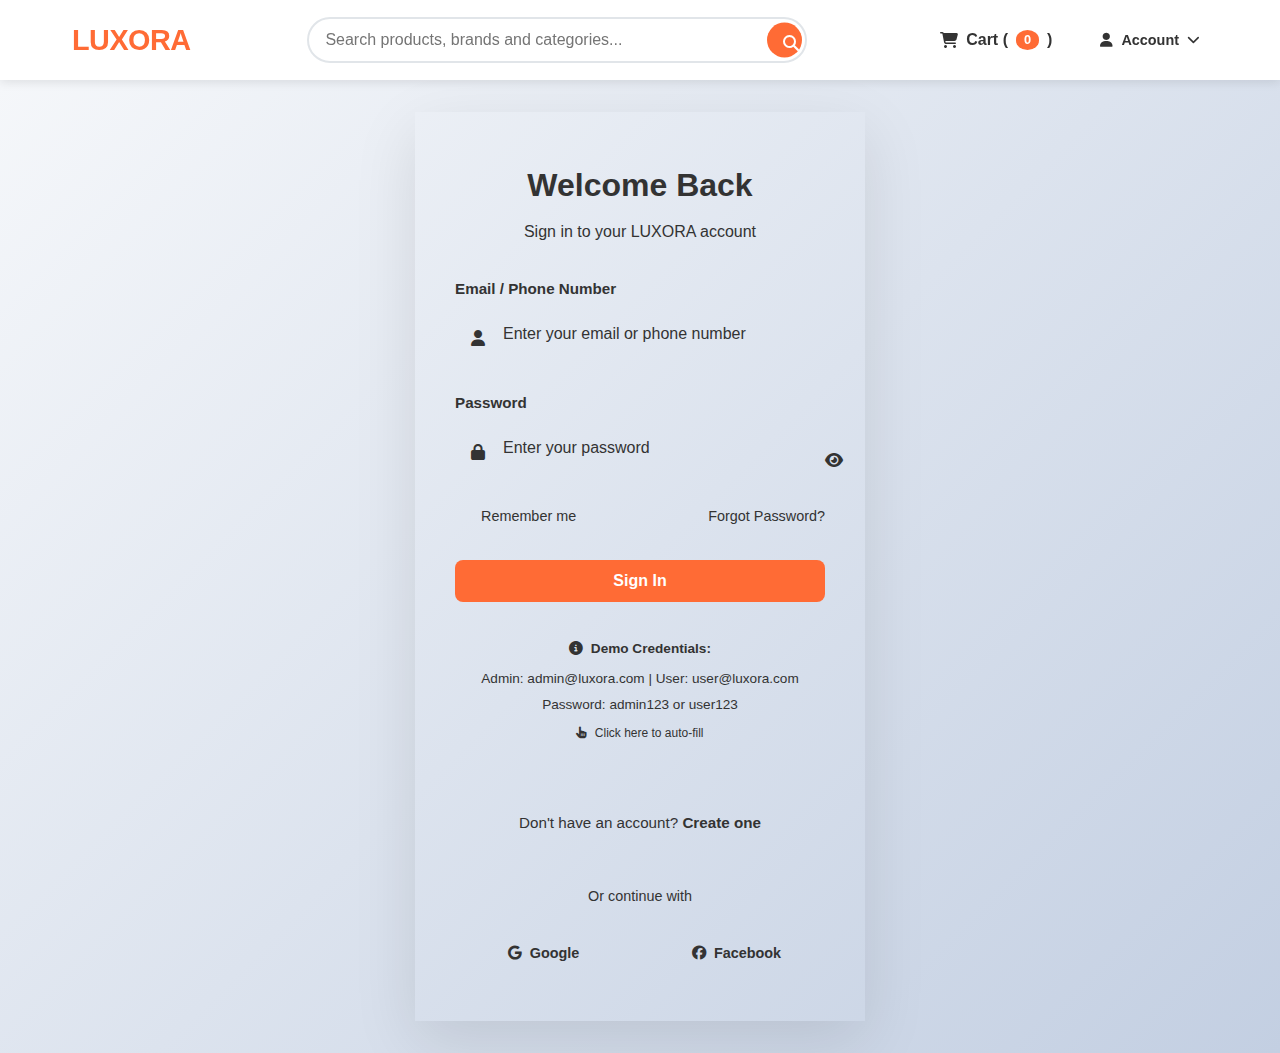
<file: account.html>
<!DOCTYPE html>
<html lang="en">
<head>
  <meta charset="UTF-8" />
  <meta name="viewport" content="width=device-width, initial-scale=1.0"/>
  <title>Account Settings | LUXORA</title>
  <link rel="stylesheet" href="css/style.css">
  <link rel="stylesheet" href="css/account.css">
  <link rel="stylesheet" href="css/responsive.css">
  <link rel="stylesheet" href="css/notifications.css">
  <link rel="stylesheet" href="https://cdnjs.cloudflare.com/ajax/libs/font-awesome/6.5.0/css/all.min.css">
</head>
<body data-section="preferences">

  <!-- Header -->
  <header id="main-header">
    <div class="header-container">
      <div class="logo">
        <h2><a href="index.html">LUXORA</a></h2>
      </div>
      
      <div class="search-bar">
        <input type="text" id="search-input" placeholder="Search products, brands and categories...">
        <button id="search-btn"><i class="fas fa-search"></i></button>
      </div>
      
      <nav class="header-nav">
        <a href="cart.html" id="cart-link" class="cart-link">
          <i class="fas fa-shopping-cart"></i>
          Cart (<span id="cart-count">0</span>)
        </a>
        
        <div class="user-dropdown" id="user-dropdown">
          <button class="user-dropdown-btn" id="user-dropdown-btn">
            <i class="fas fa-user"></i>
            <span id="user-name">Account</span>
            <span class="admin-badge" id="admin-badge" style="display: none;">Admin</span>
            <i class="fas fa-chevron-down dropdown-arrow"></i>
          </button>
          
          <div class="dropdown-menu" id="dropdown-menu">
            <a href="admin.html" class="dropdown-item" id="admin-link" style="display: none;">
              <i class="fas fa-tachometer-alt"></i>
              Admin Panel
            </a>
            <a href="wishlist.html" class="dropdown-item" id="wishlist-link">
              <i class="fas fa-heart"></i>
              Wishlist
            </a>
            <a href="account.html" class="dropdown-item" id="account-link">
              <i class="fas fa-user-cog"></i>
              Account Settings
            </a>
            <div class="dropdown-divider"></div>
            <a href="login.html" class="dropdown-item" id="login-link">
              <i class="fas fa-sign-in-alt"></i>
              Login
            </a>
            <a href="#" class="dropdown-item" id="logout-link" style="display: none;">
              <i class="fas fa-sign-out-alt"></i>
              Logout
            </a>
          </div>
        </div>
      </nav>
    </div>
  </header>

  <main>
    <div class="container">
      <div class="breadcrumb">
        <a href="index.html">Home</a>
        <i class="fas fa-chevron-right"></i>
        <span>Account Settings</span>
      </div>

      <div class="account-header">
        <h1><i class="fas fa-user-cog"></i> Account Settings</h1>
        <p class="account-subtitle">Manage your preferences and account experience.</p>
      </div>

      <div class="account-grid">
        <aside class="account-nav">
          <a href="account.html" class="nav-item" data-section="preferences"><i class="fas fa-sliders-h"></i> Preferences</a>
          <a href="account-settings/profile.html" class="nav-item" data-section="profile"><i class="fas fa-user"></i> Profile</a>
          <a href="account-settings/security.html" class="nav-item" data-section="security"><i class="fas fa-lock"></i> Security</a>
          <a href="account-settings/addresses.html" class="nav-item" data-section="addresses"><i class="fas fa-map-marker-alt"></i> Addresses</a>
          <a href="account-settings/payments.html" class="nav-item" data-section="payments"><i class="fas fa-credit-card"></i> Payment Methods</a>
          <a href="account-settings/orders.html" class="nav-item" data-section="orders"><i class="fas fa-box"></i> Orders</a>
        </aside>

        <section class="account-content">
          <div class="card">
            <div class="card-header">
              <h3>Order Preferences</h3>
              <span class="card-hint">Saved per account</span>
            </div>

            <form id="preferences-form">
              <div class="form-row">
                <label for="pref-currency">Preferred Currency</label>
                <select id="pref-currency" class="form-control">
                  <option value="NGN">Nigerian Naira (NGN)</option>
                  <option value="USD">US Dollar (USD)</option>
                  <option value="EUR">Euro (EUR)</option>
                  <option value="GBP">British Pound (GBP)</option>
                </select>
              </div>

              <div class="toggle-row">
                <div>
                  <h4>Email Notifications</h4>
                  <p>Receive order updates and receipts via email.</p>
                </div>
                <label class="switch">
                  <input type="checkbox" id="pref-email">
                  <span class="slider"></span>
                </label>
              </div>

              <div class="toggle-row">
                <div>
                  <h4>SMS Updates</h4>
                  <p>Get delivery status via SMS (carrier rates may apply).</p>
                </div>
                <label class="switch">
                  <input type="checkbox" id="pref-sms">
                  <span class="slider"></span>
                </label>
              </div>

              <div class="toggle-row">
                <div>
                  <h4>Newsletter</h4>
                  <p>Weekly offers, deals, and curated picks.</p>
                </div>
                <label class="switch">
                  <input type="checkbox" id="pref-newsletter">
                  <span class="slider"></span>
                </label>
              </div>

              <div class="form-actions">
                <button type="submit" class="btn-primary">
                  <i class="fas fa-save"></i> Save Preferences
                </button>
              </div>
            </form>
          </div>
        </section>
      </div>
    </div>
  </main>

  <script src="js/utils.js"></script>
  <script src="js/storage.js"></script>
  <script src="js/products-data.js"></script>
  <script src="js/init.js"></script>
  <script src="js/common.js"></script>
  <script src="js/header.js"></script>
  <script src="js/account.js"></script>
  <script src="js/account-nav.js"></script>
</body>
</html>
</file>
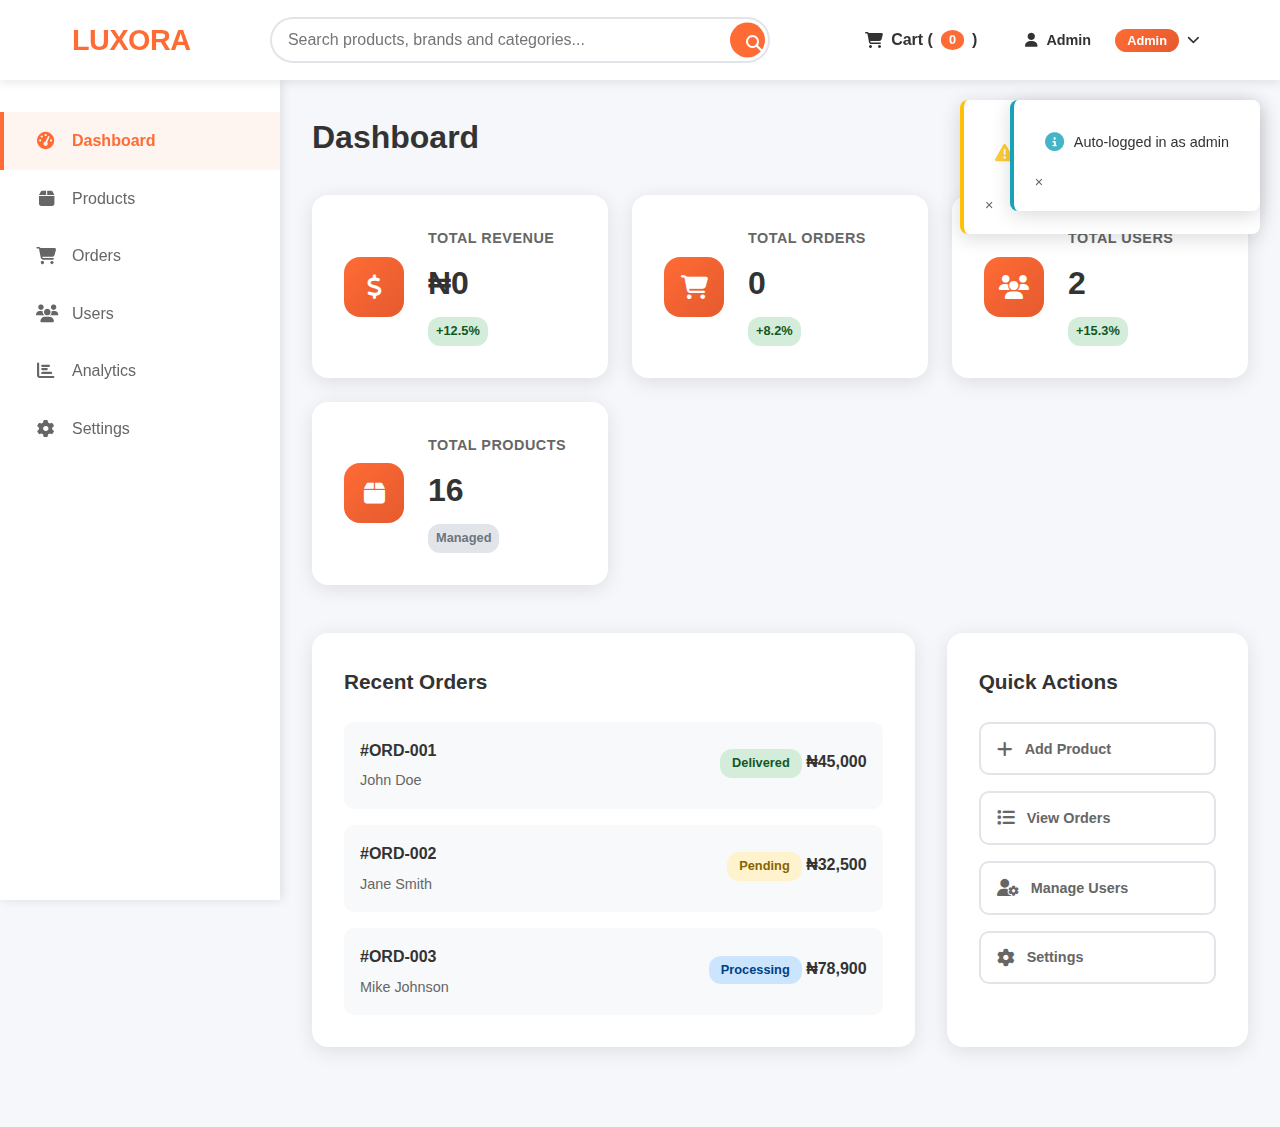
<file: admin.html>
<!DOCTYPE html>
<html lang="en">
<head>
  <meta charset="UTF-8" />
  <meta name="viewport" content="width=device-width, initial-scale=1.0"/>
  <title>Admin Dashboard | LUXORA</title>
  <link rel="stylesheet" href="css/style.css">
  <link rel="stylesheet" href="css/admin.css">
  <link rel="stylesheet" href="css/responsive.css">
  <link rel="stylesheet" href="css/notifications.css">  <!-- NEW -->
  <link rel="stylesheet" href="css/modals.css">        <!-- NEW -->
  <link rel="stylesheet" href="https://cdnjs.cloudflare.com/ajax/libs/font-awesome/6.5.0/css/all.min.css">
</head>
<body>

  <!-- Header -->
  <header id="main-header">
    <div class="header-container">
      <div class="logo">
        <h2><a href="index.html">LUXORA</a></h2>
      </div>
      
      <div class="search-bar">
        <input type="text" id="search-input" placeholder="Search products, brands and categories...">
        <button id="search-btn"><i class="fas fa-search"></i></button>
      </div>
      
      <nav class="header-nav">
        <a href="cart.html" id="cart-link" class="cart-link">
          <i class="fas fa-shopping-cart"></i>
          Cart (<span id="cart-count">0</span>)
        </a>
        
        <div class="user-dropdown" id="user-dropdown">
          <button class="user-dropdown-btn" id="user-dropdown-btn">
            <i class="fas fa-user"></i>
            <span id="user-name">Account</span>
            <span class="admin-badge" id="admin-badge" style="display: none;">Admin</span>
            <i class="fas fa-chevron-down dropdown-arrow"></i>
          </button>
          
          <div class="dropdown-menu" id="dropdown-menu">
            <a href="admin.html" class="dropdown-item" id="admin-link" style="display: none;">
              <i class="fas fa-tachometer-alt"></i>
              Admin Panel
            </a>
            <a href="wishlist.html" class="dropdown-item" id="wishlist-link">
              <i class="fas fa-heart"></i>
              Wishlist
            </a>
            <a href="#" class="dropdown-item" id="account-link">
              <i class="fas fa-user-cog"></i>
              Account Settings
            </a>
            <div class="dropdown-divider"></div>
            <a href="login.html" class="dropdown-item" id="login-link">
              <i class="fas fa-sign-in-alt"></i>
              Login
            </a>
            <a href="#" class="dropdown-item" id="logout-link" style="display: none;">
              <i class="fas fa-sign-out-alt"></i>
              Logout
            </a>
          </div>
        </div>
      </nav>
    </div>
  </header>

  <!-- Main Content -->
  <main>
    <div class="admin-container">
      <aside class="admin-sidebar">
        <nav class="admin-nav">
          <a href="#" class="nav-item active" data-section="dashboard">
            <i class="fas fa-tachometer-alt"></i> Dashboard
          </a>
          <a href="#" class="nav-item" data-section="products">
            <i class="fas fa-box"></i> Products
          </a>
          <a href="#" class="nav-item" data-section="orders">
            <i class="fas fa-shopping-cart"></i> Orders
          </a>
          <a href="#" class="nav-item" data-section="users">
            <i class="fas fa-users"></i> Users
          </a>
          <a href="#" class="nav-item" data-section="analytics">
            <i class="fas fa-chart-bar"></i> Analytics
          </a>
          <a href="#" class="nav-item" data-section="settings">
            <i class="fas fa-cog"></i> Settings
          </a>
        </nav>
      </aside>

      <div class="admin-content">
        <!-- Dashboard Section -->
        <section class="admin-section active" id="dashboard-section">
          <div class="section-header">
            <h1>Dashboard</h1>
            <div class="date-range">
              <i class="fas fa-calendar"></i>
              <span id="current-date"></span>
            </div>
          </div>

          <div class="stats-grid">
            <div class="stat-card">
              <div class="stat-icon">
                <i class="fas fa-dollar-sign"></i>
              </div>
              <div class="stat-info">
                <h3>Total Revenue</h3>
                <p class="stat-value">₦2,450,000</p>
                <span class="stat-change positive">+12.5%</span>
              </div>
            </div>
            <div class="stat-card">
              <div class="stat-icon">
                <i class="fas fa-shopping-cart"></i>
              </div>
              <div class="stat-info">
                <h3>Total Orders</h3>
                <p class="stat-value">1,234</p>
                <span class="stat-change positive">+8.2%</span>
              </div>
            </div>
            <div class="stat-card">
              <div class="stat-icon">
                <i class="fas fa-users"></i>
              </div>
              <div class="stat-info">
                <h3>Total Users</h3>
                <p class="stat-value">5,678</p>
                <span class="stat-change positive">+15.3%</span>
              </div>
            </div>
            <div class="stat-card">
              <div class="stat-icon">
                <i class="fas fa-box"></i>
              </div>
              <div class="stat-info">
                <h3>Total Products</h3>
                <p class="stat-value" id="total-products">0</p>
                <span class="stat-change neutral">Managed</span>
              </div>
            </div>
          </div>

          <div class="dashboard-charts">
            <div class="chart-card">
              <h3>Recent Orders</h3>
              <div class="orders-list">
                <div class="order-item">
                  <div class="order-info">
                    <strong>#ORD-001</strong>
                    <span>John Doe</span>
                  </div>
                  <div class="order-status">
                    <span class="status delivered">Delivered</span>
                    <span class="amount">₦45,000</span>
                  </div>
                </div>
                <div class="order-item">
                  <div class="order-info">
                    <strong>#ORD-002</strong>
                    <span>Jane Smith</span>
                  </div>
                  <div class="order-status">
                    <span class="status pending">Pending</span>
                    <span class="amount">₦32,500</span>
                  </div>
                </div>
                <div class="order-item">
                  <div class="order-info">
                    <strong>#ORD-003</strong>
                    <span>Mike Johnson</span>
                  </div>
                  <div class="order-status">
                    <span class="status processing">Processing</span>
                    <span class="amount">₦78,900</span>
                  </div>
                </div>
              </div>
            </div>
            <div class="chart-card">
              <h3>Quick Actions</h3>
              <div class="quick-actions">
                <button class="action-btn" data-action="add-product">
                  <i class="fas fa-plus"></i>
                  Add Product
                </button>
                <button class="action-btn" data-action="view-orders">
                  <i class="fas fa-list"></i>
                  View Orders
                </button>
                <button class="action-btn" data-action="manage-users">
                  <i class="fas fa-user-cog"></i>
                  Manage Users
                </button>
                <button class="action-btn" data-action="settings">
                  <i class="fas fa-cog"></i>
                  Settings
                </button>
              </div>
            </div>
          </div>
        </section>

        <!-- Products Section -->
        <section class="admin-section" id="products-section">
          <div class="section-header">
            <h1>Products Management</h1>
            <button class="btn-primary" id="add-product-btn">
              <i class="fas fa-plus"></i> Add Product
            </button>
          </div>

          <div class="products-controls">
            <div class="search-bar">
              <input type="text" id="product-search" placeholder="Search products...">
              <button><i class="fas fa-search"></i></button>
            </div>
            <div class="filter-controls">
              <select id="category-filter-admin">
                <option value="">All Categories</option>
                <option value="electronics">Electronics</option>
                <option value="fashion">Fashion</option>
                <option value="home">Home & Living</option>
                <option value="beauty">Beauty</option>
              </select>
              <select id="status-filter">
                <option value="">All Status</option>
                <option value="active">Active</option>
                <option value="inactive">Inactive</option>
                <option value="out-of-stock">Out of Stock</option>
              </select>
            </div>
          </div>

          <div class="products-table">
            <table>
              <thead>
                <tr>
                  <th>Image</th>
                  <th>Name</th>
                  <th>Category</th>
                  <th>Price</th>
                  <th>Stock</th>
                  <th>Status</th>
                  <th>Actions</th>
                </tr>
              </thead>
              <tbody id="products-table-body">
                <!-- Products will be loaded here -->
              </tbody>
            </table>
          </div>
        </section>

        <!-- Orders Section -->
        <section class="admin-section" id="orders-section">
          <div class="section-header">
            <h1>Orders Management</h1>
            <div class="order-stats">
              <span class="stat pending">Pending: 15</span>
              <span class="stat processing">Processing: 8</span>
              <span class="stat delivered">Delivered: 142</span>
            </div>
          </div>

          <div class="orders-table">
            <table>
              <thead>
                <tr>
                  <th>Order ID</th>
                  <th>Customer</th>
                  <th>Date</th>
                  <th>Total</th>
                  <th>Status</th>
                  <th>Actions</th>
                </tr>
              </thead>
              <tbody id="orders-table-body">
                <tr>
                  <td>#ORD-001</td>
                  <td>John Doe</td>
                  <td>2025-01-02</td>
                  <td>₦45,000</td>
                  <td><span class="status delivered">Delivered</span></td>
                  <td>
                    <button class="btn-sm">View</button>
                    <button class="btn-sm">Edit</button>
                  </td>
                </tr>
                <tr>
                  <td>#ORD-002</td>
                  <td>Jane Smith</td>
                  <td>2025-01-02</td>
                  <td>₦32,500</td>
                  <td><span class="status pending">Pending</span></td>
                  <td>
                    <button class="btn-sm">View</button>
                    <button class="btn-sm">Edit</button>
                  </td>
                </tr>
              </tbody>
            </table>
          </div>
        </section>

        <!-- Users Section -->
        <section class="admin-section" id="users-section">
          <div class="section-header">
            <h1>Users Management</h1>
            <button class="btn-primary" id="add-user-btn">
              <i class="fas fa-plus"></i> Add User
            </button>
          </div>

          <div class="users-table">
            <table>
              <thead>
                <tr>
                  <th>Name</th>
                  <th>Email</th>
                  <th>Role</th>
                  <th>Join Date</th>
                  <th>Status</th>
                  <th>Actions</th>
                </tr>
              </thead>
              <tbody id="users-table-body">
                <!-- Users will be loaded here -->
              </tbody>
            </table>
          </div>
        </section>

        <!-- Analytics Section -->
        <section class="admin-section" id="analytics-section">
          <div class="section-header">
            <h1>Analytics</h1>
            <div class="date-filter">
              <select id="analytics-period">
                <option value="7">Last 7 days</option>
                <option value="30">Last 30 days</option>
                <option value="90">Last 3 months</option>
                <option value="365">Last year</option>
              </select>
            </div>
          </div>

          <div class="analytics-grid">
            <div class="analytics-card">
              <h3>Sales Overview</h3>
              <div class="chart-placeholder">
                <i class="fas fa-chart-line"></i>
                <p>Sales chart would be displayed here</p>
              </div>
            </div>
            <div class="analytics-card">
              <h3>Top Categories</h3>
              <div class="chart-placeholder">
                <i class="fas fa-chart-pie"></i>
                <p>Category breakdown chart</p>
              </div>
            </div>
            <div class="analytics-card">
              <h3>User Growth</h3>
              <div class="chart-placeholder">
                <i class="fas fa-chart-bar"></i>
                <p>User growth chart</p>
              </div>
            </div>
            <div class="analytics-card">
              <h3>Revenue Trends</h3>
              <div class="chart-placeholder">
                <i class="fas fa-chart-area"></i>
                <p>Revenue trends chart</p>
              </div>
            </div>
          </div>
        </section>

        <!-- Settings Section -->
        <section class="admin-section" id="settings-section">
          <div class="section-header">
            <h1>Settings</h1>
          </div>

          <div class="settings-grid">
            <div class="settings-card">
              <h3>Site Settings</h3>
              <form id="site-settings-form">
                <div class="form-group">
                  <label for="site-name">Site Name</label>
                  <input type="text" id="site-name" value="LUXORA">
                </div>
                <div class="form-group">
                  <label for="site-description">Site Description</label>
                  <textarea id="site-description">Your No.1 Online Shopping Destination</textarea>
                </div>
                <div class="form-group">
                  <label for="contact-email">Contact Email</label>
                  <input type="email" id="contact-email" value="contact@luxora.com">
                </div>
                <button type="submit" class="btn-primary">Save Changes</button>
              </form>
            </div>
            <div class="settings-card">
              <h3>Notification Settings</h3>
              <form id="notification-settings-form">
                <div class="form-group">
                  <label class="checkbox-label">
                    <input type="checkbox" checked>
                    Email notifications for new orders
                  </label>
                </div>
                <div class="form-group">
                  <label class="checkbox-label">
                    <input type="checkbox" checked>
                    SMS notifications for urgent issues
                  </label>
                </div>
                <div class="form-group">
                  <label class="checkbox-label">
                    <input type="checkbox">
                    Daily sales reports
                  </label>
                </div>
                <button type="submit" class="btn-primary">Save Settings</button>
              </form>
            </div>
          </div>
        </section>
      </div>
    </div>
  </main>

  <!-- Product Modal -->
  <div class="modal" id="product-modal">
    <div class="modal-content">
      <div class="modal-header">
        <h2 id="modal-title">Add Product</h2>
        <button class="close-btn" id="close-modal">&times;</button>
      </div>
      <form id="product-form">
        <div class="form-group">
          <label for="product-name">Product Name</label>
          <input type="text" id="product-name" required>
        </div>
        <div class="form-group">
          <label for="product-category">Category</label>
          <select id="product-category" required>
            <option value="">Select Category</option>
            <option value="electronics">Electronics</option>
            <option value="fashion">Fashion</option>
            <option value="home">Home & Living</option>
            <option value="beauty">Beauty</option>
            <option value="phones">Phones</option>
            <option value="computing">Computing</option>
          </select>
        </div>
        <div class="form-group">
          <label for="product-price">Price (₦)</label>
          <input type="number" id="product-price" min="0" required>
        </div>
        <div class="form-group">
          <label for="product-old-price">Old Price (₦)</label>
          <input type="number" id="product-old-price" min="0">
        </div>
        <div class="form-group">
          <label for="product-stock">Stock Quantity</label>
          <input type="number" id="product-stock" min="0" required>
        </div>
        <div class="form-group">
          <label for="product-description">Description</label>
          <textarea id="product-description" rows="3" required></textarea>
        </div>
        <div class="form-group">
          <label for="product-image">Image URL</label>
          <input type="url" id="product-image" required>
        </div>
        <div class="form-actions">
          <button type="button" class="btn-secondary" id="cancel-product">Cancel</button>
          <button type="submit" class="btn-primary">Save Product</button>
        </div>
      </form>
    </div>
  </div>

  
  <script src="js/utils.js"></script>
  <script src="js/storage.js"></script>
  <script src="js/products-data.js"></script>
  <script src="js/init.js"></script>
  <script src="js/common.js"></script>
  <script src="js/header.js"></script>
  <script src="js/admin.js"></script>

</body>
</html>
</file>
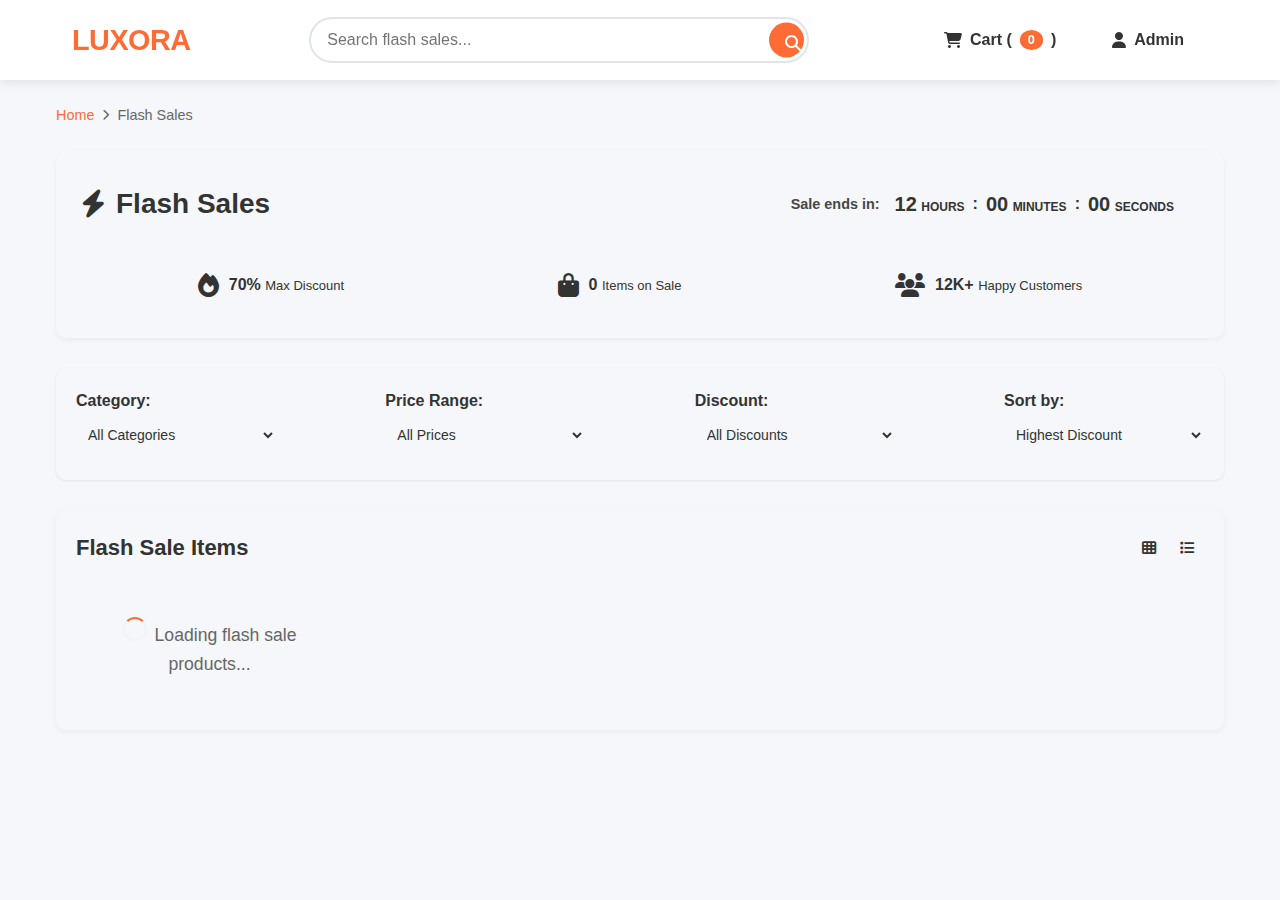
<file: flash-sales.html>
<!DOCTYPE html>
<html lang="en">
<head>
  <meta charset="UTF-8" />
  <meta name="viewport" content="width=device-width, initial-scale=1.0"/>
  <title>Flash Sales | LUXORA</title>
  <link rel="stylesheet" href="css/style.css">
  <link rel="stylesheet" href="css/home.css">
  <link rel="stylesheet" href="css/responsive.css">
  <link rel="stylesheet" href="css/flash-sales.css">
  <link rel="stylesheet" href="css/notifications.css">  <!-- NEW -->
  <link rel="stylesheet" href="css/modals.css">        <!-- NEW -->
  <link rel="stylesheet" href="https://cdnjs.cloudflare.com/ajax/libs/font-awesome/6.5.0/css/all.min.css">
</head>
<body>

  <!-- Header -->
  <header>
    <div class="header-container">
      <div class="logo">
        <h2><a href="index.html">LUXORA</a></h2>
      </div>
      <div class="search-bar">
        <input type="text" id="search-input" placeholder="Search flash sales...">
        <button id="search-btn"><i class="fas fa-search"></i></button>
      </div>
      <nav class="header-nav">
        <a href="cart.html" id="cart-link" class="cart-link">
          <i class="fas fa-shopping-cart"></i>
          Cart (<span id="cart-count">0</span>)
        </a>
        <a href="login.html" id="auth-link" class="auth-link">
          <i class="fas fa-user"></i>
          <span id="auth-text">Login</span>
        </a>
      </nav>
    </div>
  </header>

  <!-- Main Content -->
  <main>
    <div class="container">
      <div class="breadcrumb">
        <a href="index.html">Home</a>
        <i class="fas fa-chevron-right"></i>
        <span>Flash Sales</span>
      </div>

      <div class="flash-sales-hero">
        <div class="flash-header">
          <h1><i class="fas fa-bolt"></i> Flash Sales</h1>
          <div class="flash-timer-large">
            <div class="timer-label">Sale ends in:</div>
            <div class="countdown-large" id="flash-countdown">
              <div class="time-unit">
                <span class="time-value" id="hours">12</span>
                <span class="time-label">Hours</span>
              </div>
              <div class="time-separator">:</div>
              <div class="time-unit">
                <span class="time-value" id="minutes">00</span>
                <span class="time-label">Minutes</span>
              </div>
              <div class="time-separator">:</div>
              <div class="time-unit">
                <span class="time-value" id="seconds">00</span>
                <span class="time-label">Seconds</span>
              </div>
            </div>
          </div>
        </div>
        <div class="flash-stats">
          <div class="stat">
            <i class="fas fa-fire"></i>
            <div>
              <span class="stat-number">70%</span>
              <span class="stat-label">Max Discount</span>
            </div>
          </div>
          <div class="stat">
            <i class="fas fa-shopping-bag"></i>
            <div>
              <span class="stat-number" id="flash-items-count">0</span>
              <span class="stat-label">Items on Sale</span>
            </div>
          </div>
          <div class="stat">
            <i class="fas fa-users"></i>
            <div>
              <span class="stat-number">12K+</span>
              <span class="stat-label">Happy Customers</span>
            </div>
          </div>
        </div>
      </div>

      <!-- Filters -->
      <div class="filters-section">
        <div class="filter-group">
          <label for="category-filter">Category:</label>
          <select id="category-filter">
            <option value="">All Categories</option>
            <option value="electronics">Electronics</option>
            <option value="fashion">Fashion</option>
            <option value="home">Home & Living</option>
            <option value="beauty">Beauty</option>
            <option value="phones">Phones</option>
            <option value="computing">Computing</option>
          </select>
        </div>
        <div class="filter-group">
          <label for="price-filter">Price Range:</label>
          <select id="price-filter">
            <option value="">All Prices</option>
            <option value="0-50000">Under ₦50,000</option>
            <option value="50000-100000">₦50,000 - ₦100,000</option>
            <option value="100000-200000">₦100,000 - ₦200,000</option>
            <option value="200000+">Above ₦200,000</option>
          </select>
        </div>
        <div class="filter-group">
          <label for="discount-filter">Discount:</label>
          <select id="discount-filter">
            <option value="">All Discounts</option>
            <option value="20">20% or more</option>
            <option value="40">40% or more</option>
            <option value="60">60% or more</option>
          </select>
        </div>
        <div class="filter-group">
          <label for="sort-filter">Sort by:</label>
          <select id="sort-filter">
            <option value="discount">Highest Discount</option>
            <option value="price-low">Price: Low to High</option>
            <option value="price-high">Price: High to Low</option>
            <option value="popularity">Most Popular</option>
          </select>
        </div>
      </div>

      <!-- Flash Sales Products -->
      <section class="flash-sales-products-section">
        <div class="section-header">
          <h2>Flash Sale Items</h2>
          <div class="view-options">
            <button class="view-btn active" data-view="grid">
              <i class="fas fa-th"></i>
            </button>
            <button class="view-btn" data-view="list">
              <i class="fas fa-list"></i>
            </button>
          </div>
        </div>
        <div class="flash-products-grid" id="flash-products-grid">
          <div class="loading">Loading flash sale products...</div>
        </div>
      </section>

      <!-- Pagination -->
      <div class="pagination" id="pagination">
        <!-- Pagination will be loaded here -->
      </div>
    </div>
  </main>

  <script src="js/utils.js"></script>
  <script src="js/storage.js"></script>
  <script src="js/products-data.js"></script>
  <script src="js/init.js"></script>
  <script src="js/common.js"></script> 
  <script src="js/header.js"></script>
  <script src="js/flash-sales.js"></script>

</body>
</html>
</file>
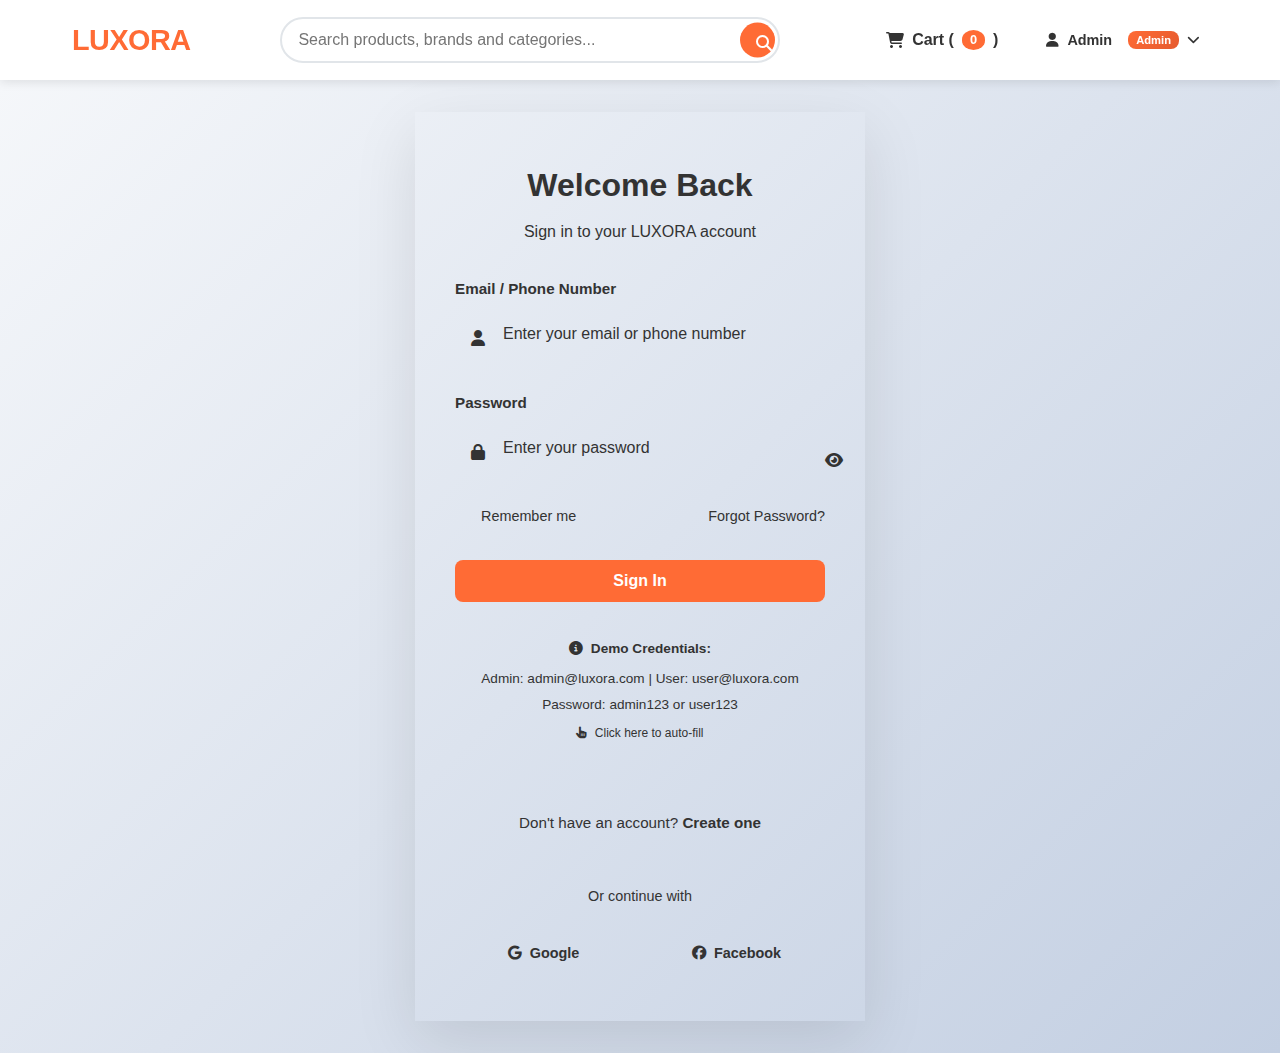
<file: login.html>
<!DOCTYPE html>
<html lang="en">
<head>
  <meta charset="UTF-8" />
  <meta name="viewport" content="width=device-width, initial-scale=1.0"/>
  <title>Login | LUXORA</title>
  <link rel="stylesheet" href="css/style.css">
  <link rel="stylesheet" href="css/login.css">
  <link rel="stylesheet" href="css/responsive.css">
  <link rel="stylesheet" href="css/notifications.css">  <!-- NEW -->
  <link rel="stylesheet" href="css/modals.css">        <!-- NEW -->
  <link rel="stylesheet" href="https://cdnjs.cloudflare.com/ajax/libs/font-awesome/6.5.0/css/all.min.css">
</head>
<body>

  <!-- Header -->
  <header id="main-header">
    <div class="header-container">
      <div class="logo">
        <h2><a href="index.html">LUXORA</a></h2>
      </div>
      
      <div class="search-bar">
        <input type="text" id="search-input" placeholder="Search products, brands and categories...">
        <button id="search-btn"><i class="fas fa-search"></i></button>
      </div>
      
      <nav class="header-nav">
        <a href="cart.html" id="cart-link" class="cart-link">
          <i class="fas fa-shopping-cart"></i>
          Cart (<span id="cart-count">0</span>)
        </a>
        
        <div class="user-dropdown" id="user-dropdown">
          <button class="user-dropdown-btn" id="user-dropdown-btn">
            <i class="fas fa-user"></i>
            <span id="user-name">Account</span>
            <span class="admin-badge" id="admin-badge" style="display: none;">Admin</span>
            <i class="fas fa-chevron-down dropdown-arrow"></i>
          </button>
          
          <div class="dropdown-menu" id="dropdown-menu">
            <a href="admin.html" class="dropdown-item" id="admin-link" style="display: none;">
              <i class="fas fa-tachometer-alt"></i>
              Admin Panel
            </a>
            <a href="wishlist.html" class="dropdown-item" id="wishlist-link">
              <i class="fas fa-heart"></i>
              Wishlist
            </a>
            <a href="#" class="dropdown-item" id="account-link">
              <i class="fas fa-user-cog"></i>
              Account Settings
            </a>
            <div class="dropdown-divider"></div>
            <a href="login.html" class="dropdown-item" id="login-link">
              <i class="fas fa-sign-in-alt"></i>
              Login
            </a>
            <a href="#" class="dropdown-item" id="logout-link" style="display: none;">
              <i class="fas fa-sign-out-alt"></i>
              Logout
            </a>
          </div>
        </div>
      </nav>
    </div>
  </header>

  <!-- Main Content -->
  <main>
    <div class="login-container">
      <div class="login-card">
        <div class="login-header">
          <h2 id="form-title">Welcome Back</h2>
          <p id="form-subtitle">Sign in to your LUXORA account</p>
        </div>

        <!-- Login Form -->
        <form id="login-form" class="auth-form">
          <div class="form-group">
            <label for="email">Email / Phone Number</label>
            <div class="input-group">
              <i class="fas fa-user"></i>
              <input type="text" id="email" name="identifier" placeholder="Enter your email or phone number" required />
            </div>
          </div>
          <div class="form-group">
            <label for="password">Password</label>
            <div class="input-group">
              <i class="fas fa-lock"></i>
              <input type="password" id="password" name="password" placeholder="Enter your password" required />
              <button type="button" class="password-toggle" id="password-toggle">
                <i class="fas fa-eye"></i>
              </button>
            </div>
          </div>
          <div class="form-options">
            <label class="remember-me">
              <input type="checkbox" id="remember-me">
              <span class="checkmark"></span>
              Remember me
            </label>
            <a href="#" class="forgot-password">Forgot Password?</a>
          </div>
          <button type="submit" class="btn-primary btn-full">
            <span class="btn-text">Sign In</span>
            <i class="fas fa-spinner fa-spin btn-loading" style="display: none;"></i>
          </button>
          <div class="demo-info">
            <p><i class="fas fa-info-circle"></i> Demo Credentials:</p>
            <p>Admin: admin@luxora.com | User: user@luxora.com</p>
            <p>Password: admin123 or user123</p>
          </div>
        </form>

        <!-- Registration Form (hidden by default) -->
        <form id="register-form" class="auth-form" style="display: none;">
          <div class="form-group">
            <label for="reg-name">Full Name</label>
            <div class="input-group">
              <i class="fas fa-user"></i>
              <input type="text" id="reg-name" name="name" placeholder="Enter your full name" required />
            </div>
          </div>
          <div class="form-group">
            <label for="reg-email">Email Address</label>
            <div class="input-group">
              <i class="fas fa-envelope"></i>
              <input type="email" id="reg-email" name="email" placeholder="Enter your email" required />
            </div>
          </div>
          <div class="form-group">
            <label for="reg-phone">Phone Number</label>
            <div class="input-group phone-group">
              <select id="reg-country-code" name="country-code" aria-label="Country code" required>
                <option value="+234">+234 (NG)</option>
                <option value="+1">+1 (US)</option>
                <option value="+44">+44 (UK)</option>
                <option value="+61">+61 (AU)</option>
                <option value="+91">+91 (IN)</option>
                <option value="+81">+81 (JP)</option>
                <option value="+49">+49 (DE)</option>
                <option value="+33">+33 (FR)</option>
                <option value="+27">+27 (ZA)</option>
              </select>
              <input type="tel" id="reg-phone" name="phone" placeholder="Phone number" required />
            </div>
          </div>
          <div class="form-group">
            <label for="reg-password">Password</label>
            <div class="input-group">
              <i class="fas fa-lock"></i>
              <input type="password" id="reg-password" name="password" placeholder="Create a password" required />
            </div>
          </div>
          <div class="form-group">
            <label for="reg-confirm-password">Confirm Password</label>
            <div class="input-group">
              <i class="fas fa-lock"></i>
              <input type="password" id="reg-confirm-password" name="confirm-password" placeholder="Confirm your password" required />
            </div>
          </div>
          <div class="form-group">
            <label class="terms-agreement">
              <input type="checkbox" id="terms-agreement" name="terms">
              <span class="checkmark"></span>
              I agree to the <a href="#">Terms of Service</a> and <a href="#">Privacy Policy</a>
            </label>
          </div>
          <button type="submit" class="btn-primary btn-full">
            <span class="btn-text">Create Account</span>
            <i class="fas fa-spinner fa-spin btn-loading" style="display: none;"></i>
          </button>
        </form>

        <div class="form-footer">
          <p id="switch-form-text">Don't have an account? <a href="#" id="register-link">Create one</a></p>
        </div>

        <div class="social-login">
          <div class="divider">
            <span>Or continue with</span>
          </div>
          <div class="social-buttons">
            <button class="social-btn" data-provider="google">
              <i class="fab fa-google"></i>
              Google
            </button>
            <button class="social-btn" data-provider="facebook">
              <i class="fab fa-facebook"></i>
              Facebook
            </button>
          </div>
        </div>
      </div>
    </div>
  </main>

  <script src="js/utils.js"></script>
  <script src="js/storage.js"></script>
  <script src="js/products-data.js"></script>
  <script src="js/init.js"></script>
  <script src="js/common.js"></script>
  <script src="js/header.js"></script>
  <script src="js/login.js"></script>

</body>
</html>
</file>
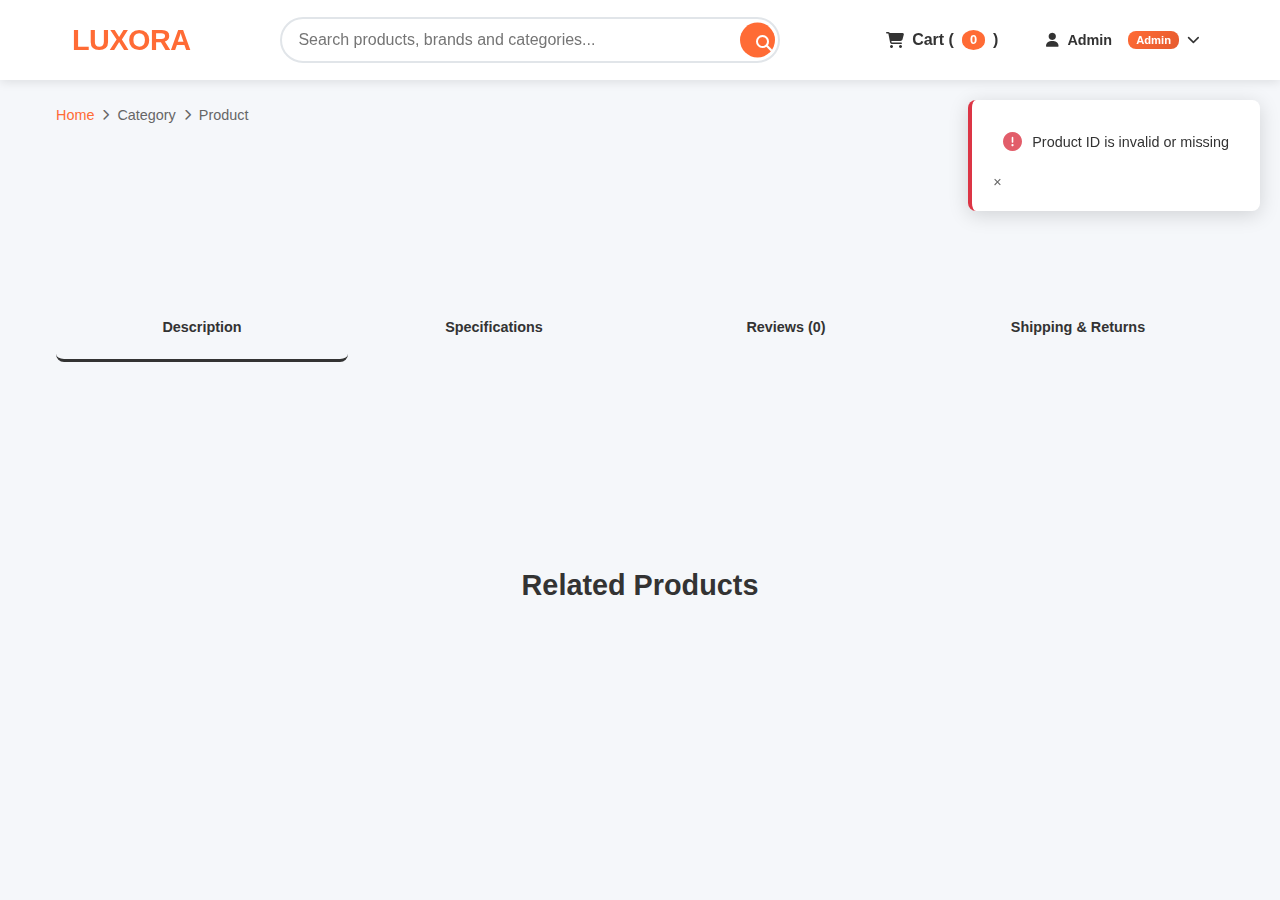
<file: product.html>
<!DOCTYPE html>
<html lang="en">
<head>
  <meta charset="UTF-8" />
  <meta name="viewport" content="width=device-width, initial-scale=1.0"/>
  <title>Product Details | LUXORA</title>
  <link rel="stylesheet" href="css/style.css">
  <link rel="stylesheet" href="css/product.css">
  <link rel="stylesheet" href="css/responsive.css">
  <link rel="stylesheet" href="css/notifications.css">  <!-- NEW -->
  <link rel="stylesheet" href="css/modals.css">        <!-- NEW -->
  <link rel="stylesheet" href="https://cdnjs.cloudflare.com/ajax/libs/font-awesome/6.5.0/css/all.min.css">
</head>
<body>

  <!-- Header -->
  <header id="main-header">
    <div class="header-container">
      <div class="logo">
        <h2><a href="index.html">LUXORA</a></h2>
      </div>
      
      <div class="search-bar">
        <input type="text" id="search-input" placeholder="Search products, brands and categories...">
        <button id="search-btn"><i class="fas fa-search"></i></button>
      </div>
      
      <nav class="header-nav">
        <a href="cart.html" id="cart-link" class="cart-link">
          <i class="fas fa-shopping-cart"></i>
          Cart (<span id="cart-count">0</span>)
        </a>
        
        <div class="user-dropdown" id="user-dropdown">
          <button class="user-dropdown-btn" id="user-dropdown-btn">
            <i class="fas fa-user"></i>
            <span id="user-name">Account</span>
            <span class="admin-badge" id="admin-badge" style="display: none;">Admin</span>
            <i class="fas fa-chevron-down dropdown-arrow"></i>
          </button>
          
          <div class="dropdown-menu" id="dropdown-menu">
            <a href="admin.html" class="dropdown-item" id="admin-link" style="display: none;">
              <i class="fas fa-tachometer-alt"></i>
              Admin Panel
            </a>
            <a href="wishlist.html" class="dropdown-item" id="wishlist-link">
              <i class="fas fa-heart"></i>
              Wishlist
            </a>
            <a href="#" class="dropdown-item" id="account-link">
              <i class="fas fa-user-cog"></i>
              Account Settings
            </a>
            <div class="dropdown-divider"></div>
            <a href="login.html" class="dropdown-item" id="login-link">
              <i class="fas fa-sign-in-alt"></i>
              Login
            </a>
            <a href="#" class="dropdown-item" id="logout-link" style="display: none;">
              <i class="fas fa-sign-out-alt"></i>
              Logout
            </a>
          </div>
        </div>
      </nav>
    </div>
  </header>

  <!-- Main Content -->
  <main>
    <div class="container">
      <div class="breadcrumb">
        <a href="index.html">Home</a>
        <i class="fas fa-chevron-right"></i>
        <span id="breadcrumb-category">Category</span>
        <i class="fas fa-chevron-right"></i>
        <span id="breadcrumb-product">Product</span>
      </div>

      <div class="product-details" id="product-details">
        <!-- Product details will be loaded here -->
      </div>

      <!-- Product Tabs -->
      <div class="product-tabs">
        <div class="tab-nav">
          <button class="tab-btn active" data-tab="description">Description</button>
          <button class="tab-btn" data-tab="specifications">Specifications</button>
          <button class="tab-btn" data-tab="reviews">Reviews (<span id="review-count">0</span>)</button>
          <button class="tab-btn" data-tab="shipping">Shipping & Returns</button>
        </div>

        <div class="tab-content">
          <div class="tab-pane active" id="description-tab">
            <div class="product-description" id="product-description">
              <!-- Description will be loaded here -->
            </div>
          </div>

          <div class="tab-pane" id="specifications-tab">
            <div class="product-specs" id="product-specs">
              <!-- Specifications will be loaded here -->
            </div>
          </div>

          <div class="tab-pane" id="reviews-tab">
            <div class="product-reviews">
              <div class="reviews-summary">
                <div class="rating-overview">
                  <div class="overall-rating">
                    <span class="rating-score">4.5</span>
                    <div class="stars">
                      <i class="fas fa-star"></i>
                      <i class="fas fa-star"></i>
                      <i class="fas fa-star"></i>
                      <i class="fas fa-star"></i>
                      <i class="fas fa-star-half-alt"></i>
                    </div>
                    <span class="rating-count">Based on 234 reviews</span>
                  </div>
                  <div class="rating-breakdown">
                    <div class="rating-bar">
                      <span>5 stars</span>
                      <div class="bar"><div class="fill" style="width: 70%"></div></div>
                      <span>70%</span>
                    </div>
                    <div class="rating-bar">
                      <span>4 stars</span>
                      <div class="bar"><div class="fill" style="width: 20%"></div></div>
                      <span>20%</span>
                    </div>
                    <div class="rating-bar">
                      <span>3 stars</span>
                      <div class="bar"><div class="fill" style="width: 7%"></div></div>
                      <span>7%</span>
                    </div>
                    <div class="rating-bar">
                      <span>2 stars</span>
                      <div class="bar"><div class="fill" style="width: 2%"></div></div>
                      <span>2%</span>
                    </div>
                    <div class="rating-bar">
                      <span>1 star</span>
                      <div class="bar"><div class="fill" style="width: 1%"></div></div>
                      <span>1%</span>
                    </div>
                  </div>
                </div>
                <button class="btn-primary" id="write-review-btn">Write a Review</button>
              </div>
              <div class="reviews-list" id="reviews-list">
                <!-- Reviews will be loaded here -->
              </div>
            </div>
          </div>

          <div class="tab-pane" id="shipping-tab">
            <div class="shipping-info">
              <h3>Shipping Information</h3>
              <div class="shipping-options">
                <div class="shipping-option">
                  <i class="fas fa-shipping-fast"></i>
                  <div>
                    <h4>Express Delivery</h4>
                    <p>1-2 business days - ₦2,500</p>
                  </div>
                </div>
                <div class="shipping-option">
                  <i class="fas fa-truck"></i>
                  <div>
                    <h4>Standard Delivery</h4>
                    <p>3-5 business days - ₦1,500</p>
                  </div>
                </div>
                <div class="shipping-option">
                  <i class="fas fa-store"></i>
                  <div>
                    <h4>Pickup Station</h4>
                    <p>2-3 business days - ₦800</p>
                  </div>
                </div>
              </div>
              <h3>Returns Policy</h3>
              <ul>
                <li>Free returns within 7 days</li>
                <li>Items must be in original condition</li>
                <li>Full refund or exchange available</li>
                <li>Return shipping is free for defective items</li>
              </ul>
            </div>
          </div>
        </div>
      </div>

      <!-- Related Products -->
      <section class="related-products">
        <h2>Related Products</h2>
        <div class="product-grid" id="related-products-grid">
          <!-- Related products will be loaded here -->
        </div>
      </section>
    </div>
  </main>

  <script src="js/utils.js"></script>           <!-- NEW -->
  <script src="js/storage.js"></script>         <!-- NEW -->
  <script src="js/products-data.js"></script>   <!-- NEW -->
  <script src="js/init.js"></script>            <!-- NEW -->
  <script src="js/common.js"></script>          <!-- EXISTING -->
  <script src="js/header.js"></script>          <!-- EXISTING -->
  <script src="js/product.js"></script>

</body>
</html>
</file>
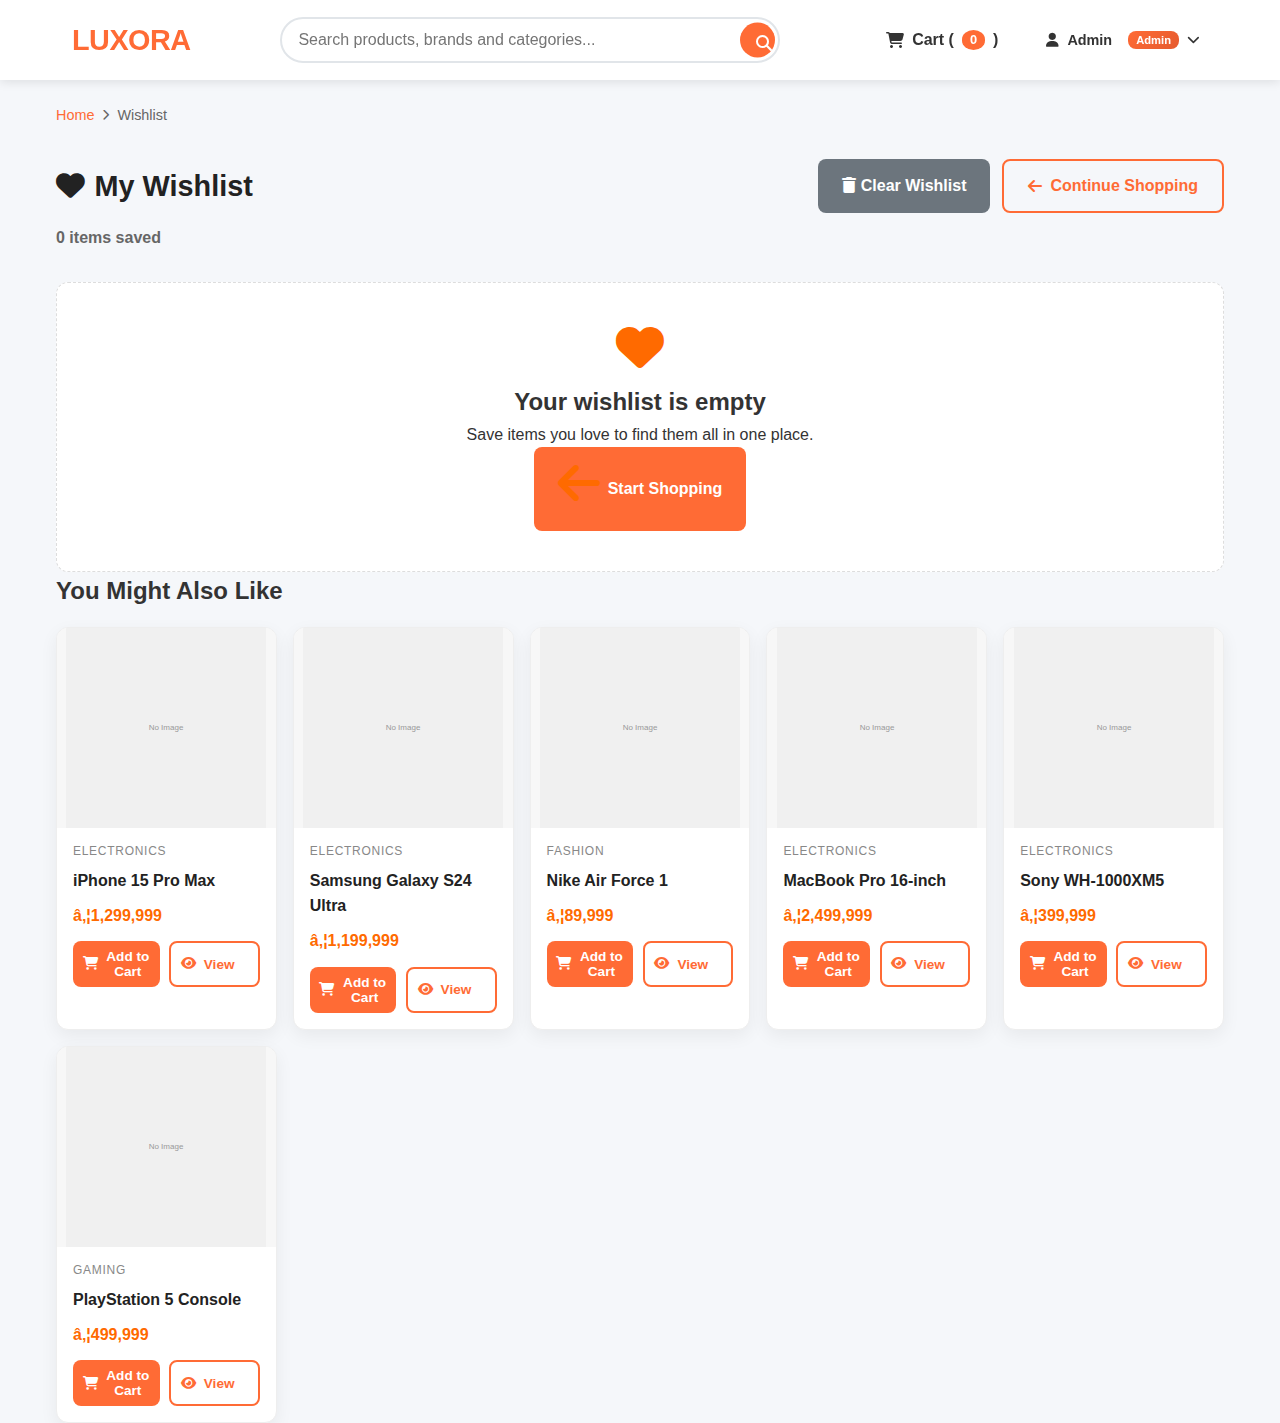
<file: wishlist.html>
<!DOCTYPE html>
<html lang="en">
<head>
  <meta charset="UTF-8" />
  <meta name="viewport" content="width=device-width, initial-scale=1.0"/>
  <title>Wishlist | LUXORA</title>
  <link rel="stylesheet" href="css/style.css">
  <link rel="stylesheet" href="css/wishlist.css">
  <link rel="stylesheet" href="css/responsive.css">
  <link rel="stylesheet" href="css/notifications.css">
  <link rel="stylesheet" href="css/modals.css">
  <link rel="stylesheet" href="https://cdnjs.cloudflare.com/ajax/libs/font-awesome/6.5.0/css/all.min.css">
</head>
<body>

  <!-- Header -->
  <header id="main-header">
    <div class="header-container">
      <div class="logo">
        <h2><a href="index.html">LUXORA</a></h2>
      </div>
      
      <div class="search-bar">
        <input type="text" id="search-input" placeholder="Search products, brands and categories...">
        <button id="search-btn"><i class="fas fa-search"></i></button>
      </div>
      
      <nav class="header-nav">
        <a href="cart.html" id="cart-link" class="cart-link">
          <i class="fas fa-shopping-cart"></i>
          Cart (<span id="cart-count">0</span>)
        </a>
        
        <div class="user-dropdown" id="user-dropdown">
          <button class="user-dropdown-btn" id="user-dropdown-btn">
            <i class="fas fa-user"></i>
            <span id="user-name">Account</span>
            <span class="admin-badge" id="admin-badge" style="display: none;">Admin</span>
            <i class="fas fa-chevron-down dropdown-arrow"></i>
          </button>
          
          <div class="dropdown-menu" id="dropdown-menu">
            <a href="admin.html" class="dropdown-item" id="admin-link" style="display: none;">
              <i class="fas fa-tachometer-alt"></i>
              Admin Panel
            </a>
            <a href="wishlist.html" class="dropdown-item" id="wishlist-link">
              <i class="fas fa-heart"></i>
              Wishlist
            </a>
            <a href="#" class="dropdown-item" id="account-link">
              <i class="fas fa-user-cog"></i>
              Account Settings
            </a>
            <div class="dropdown-divider"></div>
            <a href="login.html" class="dropdown-item" id="login-link">
              <i class="fas fa-sign-in-alt"></i>
              Login
            </a>
            <a href="#" class="dropdown-item" id="logout-link" style="display: none;">
              <i class="fas fa-sign-out-alt"></i>
              Logout
            </a>
          </div>
        </div>
      </nav>
    </div>
  </header>

  <!-- Main Content -->
  <main>
    <div class="container">
      <div class="breadcrumb">
        <a href="index.html">Home</a>
        <i class="fas fa-chevron-right"></i>
        <span>Wishlist</span>
      </div>

      <div class="wishlist-header">
        <h1><i class="fas fa-heart"></i> My Wishlist</h1>
        <div class="wishlist-actions">
          <button id="clear-wishlist" class="btn-secondary">
            <i class="fas fa-trash"></i> Clear Wishlist
          </button>
          <a href="index.html" class="btn-outline">
            <i class="fas fa-arrow-left"></i> Continue Shopping
          </a>
        </div>
      </div>

      <div class="wishlist-summary">
        <span id="wishlist-count">0</span> items saved
      </div>

      <div class="wishlist-grid" id="wishlist-grid">
        <!-- Wishlist items will be loaded here -->
      </div>

      <!-- Empty Wishlist State -->
      <div class="empty-wishlist" id="empty-wishlist" style="display: none;">
        <div class="empty-wishlist-content">
          <i class="fas fa-heart"></i>
          <h2>Your wishlist is empty</h2>
          <p>Save items you love to find them all in one place.</p>
          <a href="index.html" class="btn-primary">
            <i class="fas fa-arrow-left"></i> Start Shopping
          </a>
        </div>
      </div>

      <!-- Recommended Products -->
      <section class="recommended-products" id="wishlist-recommendations">
        <h2>You Might Also Like</h2>
        <div class="wishlist-recommended-grid" id="wishlist-recommended-grid">
          <!-- Recommended products will be loaded here -->
        </div>
      </section>
    </div>
  </main>

  <script src="js/utils.js"></script>
  <script src="js/storage.js"></script>
  <script src="js/products-data.js"></script>
  <script src="js/init.js"></script>
  <script src="js/common.js"></script> 
  <script src="js/header.js"></script>
  <script src="js/wishlist.js"></script>
</body>
</html>
</file>
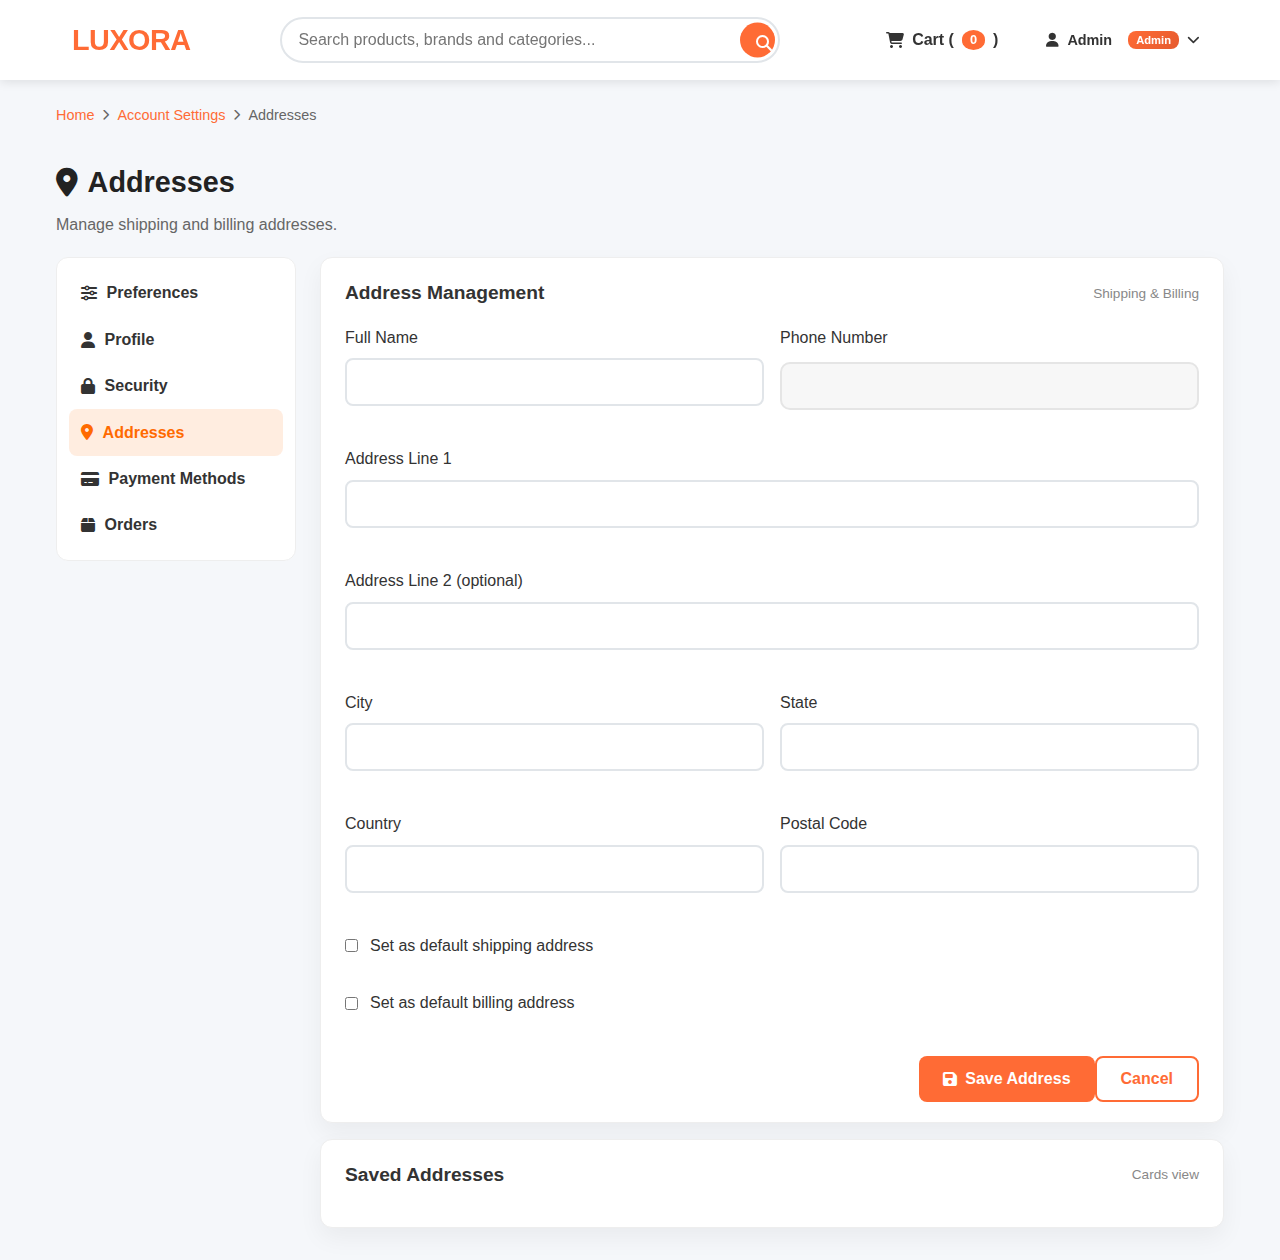
<file: account-settings/addresses.html>
<!DOCTYPE html>
<html lang="en">
<head>
  <meta charset="UTF-8" />
  <meta name="viewport" content="width=device-width, initial-scale=1.0"/>
  <title>Addresses | LUXORA</title>
  <link rel="stylesheet" href="../css/style.css">
  <link rel="stylesheet" href="../css/account.css">
  <link rel="stylesheet" href="../css/responsive.css">
  <link rel="stylesheet" href="../css/notifications.css">
  <link rel="stylesheet" href="https://cdnjs.cloudflare.com/ajax/libs/font-awesome/6.5.0/css/all.min.css">
</head>
<body data-section="addresses">

  <header id="main-header">
    <div class="header-container">
      <div class="logo">
        <h2><a href="../index.html">LUXORA</a></h2>
      </div>
      <div class="search-bar">
        <input type="text" id="search-input" placeholder="Search products, brands and categories...">
        <button id="search-btn"><i class="fas fa-search"></i></button>
      </div>
      <nav class="header-nav">
        <a href="../cart.html" id="cart-link" class="cart-link">
          <i class="fas fa-shopping-cart"></i>
          Cart (<span id="cart-count">0</span>)
        </a>
        <div class="user-dropdown" id="user-dropdown">
          <button class="user-dropdown-btn" id="user-dropdown-btn">
            <i class="fas fa-user"></i>
            <span id="user-name">Account</span>
            <span class="admin-badge" id="admin-badge" style="display: none;">Admin</span>
            <i class="fas fa-chevron-down dropdown-arrow"></i>
          </button>
          <div class="dropdown-menu" id="dropdown-menu">
            <a href="../admin.html" class="dropdown-item" id="admin-link" style="display: none;">
              <i class="fas fa-tachometer-alt"></i>
              Admin Panel
            </a>
            <a href="../wishlist.html" class="dropdown-item" id="wishlist-link">
              <i class="fas fa-heart"></i>
              Wishlist
            </a>
            <a href="../account.html" class="dropdown-item" id="account-link">
              <i class="fas fa-user-cog"></i>
              Account Settings
            </a>
            <div class="dropdown-divider"></div>
            <a href="../login.html" class="dropdown-item" id="login-link">
              <i class="fas fa-sign-in-alt"></i>
              Login
            </a>
            <a href="#" class="dropdown-item" id="logout-link" style="display: none;">
              <i class="fas fa-sign-out-alt"></i>
              Logout
            </a>
          </div>
        </div>
      </nav>
    </div>
  </header>

  <main>
    <div class="container">
      <div class="breadcrumb">
        <a href="../index.html">Home</a>
        <i class="fas fa-chevron-right"></i>
        <a href="../account.html">Account Settings</a>
        <i class="fas fa-chevron-right"></i>
        <span>Addresses</span>
      </div>

      <div class="account-header">
        <h1><i class="fas fa-map-marker-alt"></i> Addresses</h1>
        <p class="account-subtitle">Manage shipping and billing addresses.</p>
      </div>

      <div class="account-grid">
        <aside class="account-nav">
          <a href="../account.html" class="nav-item" data-section="preferences"><i class="fas fa-sliders-h"></i> Preferences</a>
          <a href="profile.html" class="nav-item" data-section="profile"><i class="fas fa-user"></i> Profile</a>
          <a href="security.html" class="nav-item" data-section="security"><i class="fas fa-lock"></i> Security</a>
          <a href="addresses.html" class="nav-item" data-section="addresses"><i class="fas fa-map-marker-alt"></i> Addresses</a>
          <a href="payments.html" class="nav-item" data-section="payments"><i class="fas fa-credit-card"></i> Payment Methods</a>
          <a href="orders.html" class="nav-item" data-section="orders"><i class="fas fa-box"></i> Orders</a>
        </aside>

        <section class="account-content">
          <div class="card">
            <div class="card-header">
              <h3>Address Management</h3>
              <span class="card-hint">Shipping & Billing</span>
            </div>

            <form id="address-form">
              <input type="hidden" id="address-id">
              <div class="form-grid">
                <div class="form-group">
                  <label for="address-name">Full Name</label>
                  <input class="form-control" type="text" id="address-name" required>
                </div>
                <div class="form-group">
                  <label for="address-phone">Phone Number</label>
                  <input class="form-control" type="tel" id="address-phone" required>
                </div>
                <div class="form-group full">
                  <label for="address-line1">Address Line 1</label>
                  <input class="form-control" type="text" id="address-line1" required>
                </div>
                <div class="form-group full">
                  <label for="address-line2">Address Line 2 (optional)</label>
                  <input class="form-control" type="text" id="address-line2">
                </div>
                <div class="form-group">
                  <label for="address-city">City</label>
                  <input class="form-control" type="text" id="address-city" required>
                </div>
                <div class="form-group">
                  <label for="address-state">State</label>
                  <input class="form-control" type="text" id="address-state" required>
                </div>
                <div class="form-group">
                  <label for="address-country">Country</label>
                  <input class="form-control" type="text" id="address-country" required>
                </div>
                <div class="form-group">
                  <label for="address-postal">Postal Code</label>
                  <input class="form-control" type="text" id="address-postal" required>
                </div>
                <div class="form-group full">
                  <label class="inline-row">
                    <input type="checkbox" id="address-default-shipping">
                    <span>Set as default shipping address</span>
                  </label>
                </div>
                <div class="form-group full">
                  <label class="inline-row">
                    <input type="checkbox" id="address-default-billing">
                    <span>Set as default billing address</span>
                  </label>
                </div>
              </div>
              <div class="form-actions">
                <button type="submit" class="btn-primary">
                  <i class="fas fa-save"></i> Save Address
                </button>
                <button type="button" id="address-cancel" class="btn-outline">Cancel</button>
              </div>
            </form>
          </div>

          <div class="card" style="margin-top: 1rem;">
            <div class="card-header">
              <h3>Saved Addresses</h3>
              <span class="card-hint">Cards view</span>
            </div>
            <div id="address-cards" class="address-cards"></div>
          </div>
        </section>
      </div>
    </div>
  </main>

  <script src="../js/utils.js"></script>
  <script src="../js/storage.js"></script>
  <script src="../js/products-data.js"></script>
  <script src="../js/init.js"></script>
  <script src="../js/common.js"></script>
  <script src="../js/header.js"></script>
  <script src="../js/account-nav.js"></script>
  <script src="../js/account-addresses.js"></script>
</body>
</html>
</file>
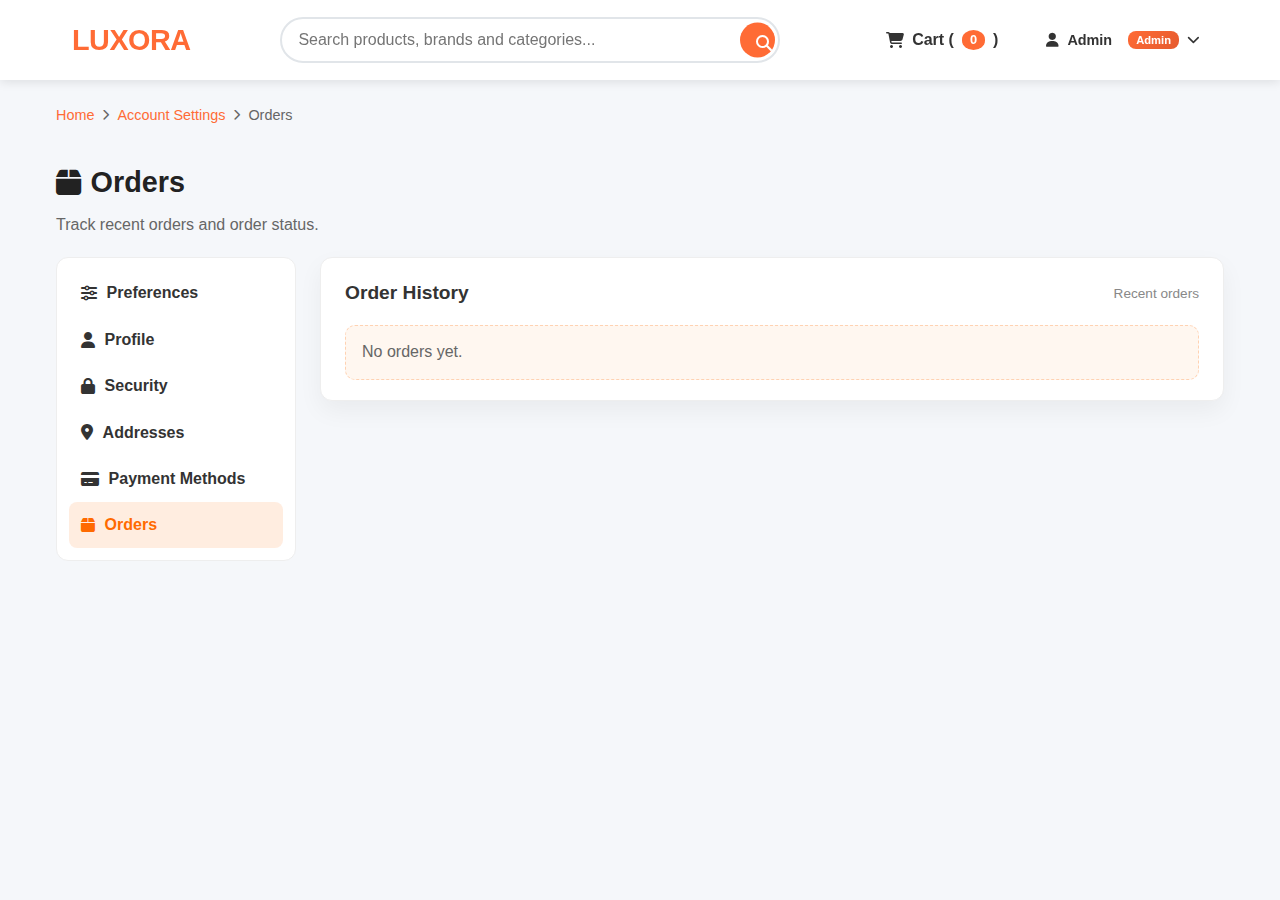
<file: account-settings/orders.html>
<!DOCTYPE html>
<html lang="en">
<head>
  <meta charset="UTF-8" />
  <meta name="viewport" content="width=device-width, initial-scale=1.0"/>
  <title>Orders | LUXORA</title>
  <link rel="stylesheet" href="../css/style.css">
  <link rel="stylesheet" href="../css/account.css">
  <link rel="stylesheet" href="../css/responsive.css">
  <link rel="stylesheet" href="../css/notifications.css">
  <link rel="stylesheet" href="https://cdnjs.cloudflare.com/ajax/libs/font-awesome/6.5.0/css/all.min.css">
</head>
<body data-section="orders">

  <header id="main-header">
    <div class="header-container">
      <div class="logo">
        <h2><a href="../index.html">LUXORA</a></h2>
      </div>
      <div class="search-bar">
        <input type="text" id="search-input" placeholder="Search products, brands and categories...">
        <button id="search-btn"><i class="fas fa-search"></i></button>
      </div>
      <nav class="header-nav">
        <a href="../cart.html" id="cart-link" class="cart-link">
          <i class="fas fa-shopping-cart"></i>
          Cart (<span id="cart-count">0</span>)
        </a>
        <div class="user-dropdown" id="user-dropdown">
          <button class="user-dropdown-btn" id="user-dropdown-btn">
            <i class="fas fa-user"></i>
            <span id="user-name">Account</span>
            <span class="admin-badge" id="admin-badge" style="display: none;">Admin</span>
            <i class="fas fa-chevron-down dropdown-arrow"></i>
          </button>
          <div class="dropdown-menu" id="dropdown-menu">
            <a href="../admin.html" class="dropdown-item" id="admin-link" style="display: none;">
              <i class="fas fa-tachometer-alt"></i>
              Admin Panel
            </a>
            <a href="../wishlist.html" class="dropdown-item" id="wishlist-link">
              <i class="fas fa-heart"></i>
              Wishlist
            </a>
            <a href="../account.html" class="dropdown-item" id="account-link">
              <i class="fas fa-user-cog"></i>
              Account Settings
            </a>
            <div class="dropdown-divider"></div>
            <a href="../login.html" class="dropdown-item" id="login-link">
              <i class="fas fa-sign-in-alt"></i>
              Login
            </a>
            <a href="#" class="dropdown-item" id="logout-link" style="display: none;">
              <i class="fas fa-sign-out-alt"></i>
              Logout
            </a>
          </div>
        </div>
      </nav>
    </div>
  </header>

  <main>
    <div class="container">
      <div class="breadcrumb">
        <a href="../index.html">Home</a>
        <i class="fas fa-chevron-right"></i>
        <a href="../account.html">Account Settings</a>
        <i class="fas fa-chevron-right"></i>
        <span>Orders</span>
      </div>

      <div class="account-header">
        <h1><i class="fas fa-box"></i> Orders</h1>
        <p class="account-subtitle">Track recent orders and order status.</p>
      </div>

      <div class="account-grid">
        <aside class="account-nav">
          <a href="../account.html" class="nav-item" data-section="preferences"><i class="fas fa-sliders-h"></i> Preferences</a>
          <a href="profile.html" class="nav-item" data-section="profile"><i class="fas fa-user"></i> Profile</a>
          <a href="security.html" class="nav-item" data-section="security"><i class="fas fa-lock"></i> Security</a>
          <a href="addresses.html" class="nav-item" data-section="addresses"><i class="fas fa-map-marker-alt"></i> Addresses</a>
          <a href="payments.html" class="nav-item" data-section="payments"><i class="fas fa-credit-card"></i> Payment Methods</a>
          <a href="orders.html" class="nav-item" data-section="orders"><i class="fas fa-box"></i> Orders</a>
        </aside>

        <section class="account-content">
          <div class="card">
            <div class="card-header">
              <h3>Order History</h3>
              <span class="card-hint">Recent orders</span>
            </div>
            <div id="orders-list" class="orders-list"></div>
          </div>
        </section>
      </div>
    </div>
  </main>

  <script src="../js/utils.js"></script>
  <script src="../js/storage.js"></script>
  <script src="../js/products-data.js"></script>
  <script src="../js/init.js"></script>
  <script src="../js/common.js"></script>
  <script src="../js/header.js"></script>
  <script src="../js/account-nav.js"></script>
  <script src="../js/account-orders.js"></script>
</body>
</html>
</file>
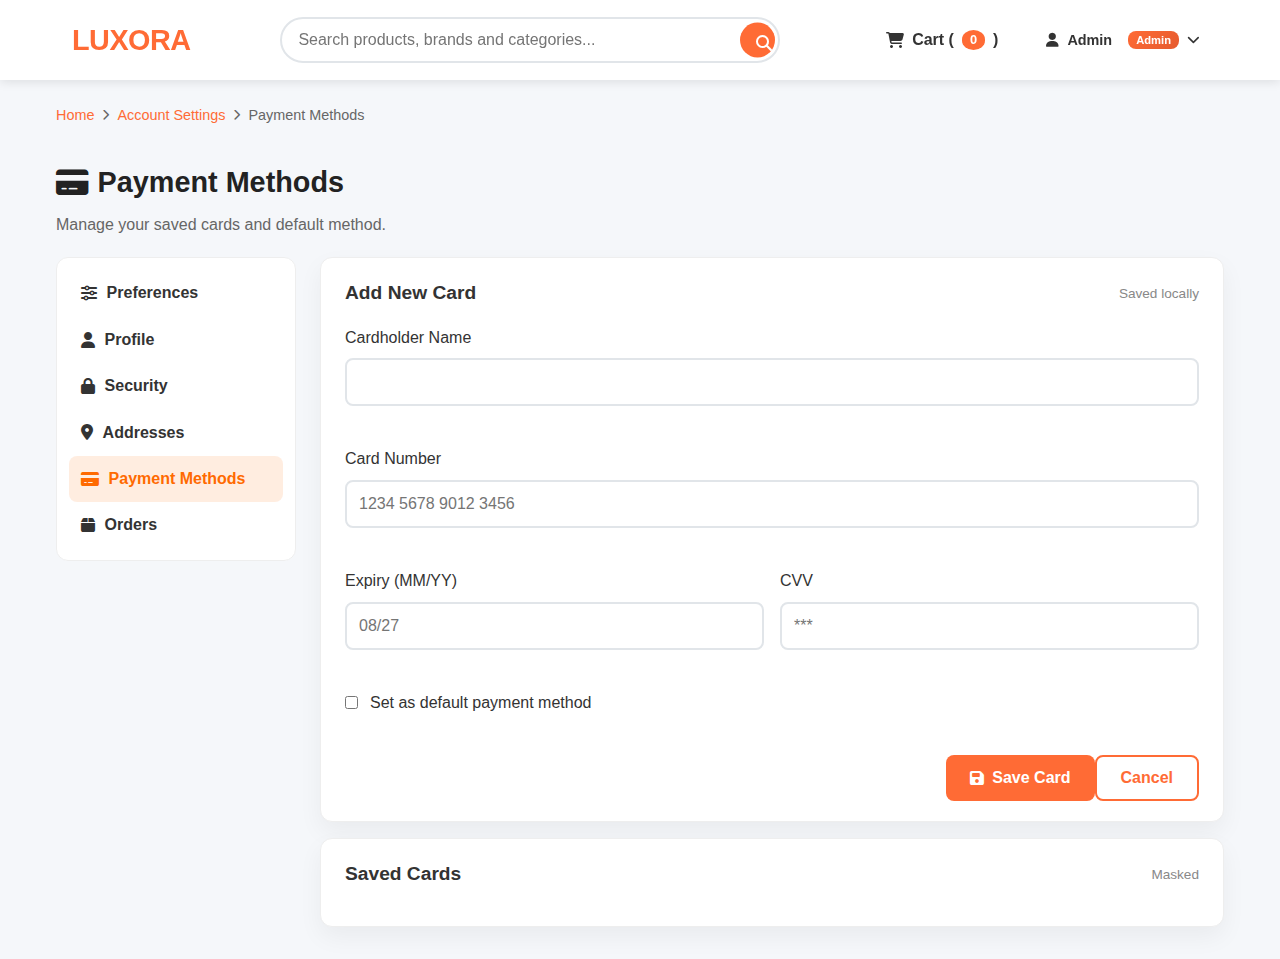
<file: account-settings/payments.html>
<!DOCTYPE html>
<html lang="en">
<head>
  <meta charset="UTF-8" />
  <meta name="viewport" content="width=device-width, initial-scale=1.0"/>
  <title>Payment Methods | LUXORA</title>
  <link rel="stylesheet" href="../css/style.css">
  <link rel="stylesheet" href="../css/account.css">
  <link rel="stylesheet" href="../css/responsive.css">
  <link rel="stylesheet" href="../css/notifications.css">
  <link rel="stylesheet" href="https://cdnjs.cloudflare.com/ajax/libs/font-awesome/6.5.0/css/all.min.css">
</head>
<body data-section="payments">

  <header id="main-header">
    <div class="header-container">
      <div class="logo">
        <h2><a href="../index.html">LUXORA</a></h2>
      </div>
      <div class="search-bar">
        <input type="text" id="search-input" placeholder="Search products, brands and categories...">
        <button id="search-btn"><i class="fas fa-search"></i></button>
      </div>
      <nav class="header-nav">
        <a href="../cart.html" id="cart-link" class="cart-link">
          <i class="fas fa-shopping-cart"></i>
          Cart (<span id="cart-count">0</span>)
        </a>
        <div class="user-dropdown" id="user-dropdown">
          <button class="user-dropdown-btn" id="user-dropdown-btn">
            <i class="fas fa-user"></i>
            <span id="user-name">Account</span>
            <span class="admin-badge" id="admin-badge" style="display: none;">Admin</span>
            <i class="fas fa-chevron-down dropdown-arrow"></i>
          </button>
          <div class="dropdown-menu" id="dropdown-menu">
            <a href="../admin.html" class="dropdown-item" id="admin-link" style="display: none;">
              <i class="fas fa-tachometer-alt"></i>
              Admin Panel
            </a>
            <a href="../wishlist.html" class="dropdown-item" id="wishlist-link">
              <i class="fas fa-heart"></i>
              Wishlist
            </a>
            <a href="../account.html" class="dropdown-item" id="account-link">
              <i class="fas fa-user-cog"></i>
              Account Settings
            </a>
            <div class="dropdown-divider"></div>
            <a href="../login.html" class="dropdown-item" id="login-link">
              <i class="fas fa-sign-in-alt"></i>
              Login
            </a>
            <a href="#" class="dropdown-item" id="logout-link" style="display: none;">
              <i class="fas fa-sign-out-alt"></i>
              Logout
            </a>
          </div>
        </div>
      </nav>
    </div>
  </header>

  <main>
    <div class="container">
      <div class="breadcrumb">
        <a href="../index.html">Home</a>
        <i class="fas fa-chevron-right"></i>
        <a href="../account.html">Account Settings</a>
        <i class="fas fa-chevron-right"></i>
        <span>Payment Methods</span>
      </div>

      <div class="account-header">
        <h1><i class="fas fa-credit-card"></i> Payment Methods</h1>
        <p class="account-subtitle">Manage your saved cards and default method.</p>
      </div>

      <div class="account-grid">
        <aside class="account-nav">
          <a href="../account.html" class="nav-item" data-section="preferences"><i class="fas fa-sliders-h"></i> Preferences</a>
          <a href="profile.html" class="nav-item" data-section="profile"><i class="fas fa-user"></i> Profile</a>
          <a href="security.html" class="nav-item" data-section="security"><i class="fas fa-lock"></i> Security</a>
          <a href="addresses.html" class="nav-item" data-section="addresses"><i class="fas fa-map-marker-alt"></i> Addresses</a>
          <a href="payments.html" class="nav-item" data-section="payments"><i class="fas fa-credit-card"></i> Payment Methods</a>
          <a href="orders.html" class="nav-item" data-section="orders"><i class="fas fa-box"></i> Orders</a>
        </aside>

        <section class="account-content">
          <div class="card">
            <div class="card-header">
              <h3>Add New Card</h3>
              <span class="card-hint">Saved locally</span>
            </div>

            <form id="payment-form">
              <input type="hidden" id="payment-id">
              <div class="form-grid">
                <div class="form-group full">
                  <label for="card-name">Cardholder Name</label>
                  <input class="form-control" type="text" id="card-name" required>
                </div>
                <div class="form-group full">
                  <label for="card-number">Card Number</label>
                  <input class="form-control" type="text" id="card-number" placeholder="1234 5678 9012 3456" required>
                </div>
                <div class="form-group">
                  <label for="card-exp">Expiry (MM/YY)</label>
                  <input class="form-control" type="text" id="card-exp" placeholder="08/27" required>
                </div>
                <div class="form-group">
                  <label for="card-cvv">CVV</label>
                  <input class="form-control" type="password" id="card-cvv" placeholder="***" required>
                </div>
                <div class="form-group full">
                  <label class="inline-row">
                    <input type="checkbox" id="card-default">
                    <span>Set as default payment method</span>
                  </label>
                </div>
              </div>
              <div class="form-actions">
                <button type="submit" class="btn-primary">
                  <i class="fas fa-save"></i> Save Card
                </button>
                <button type="button" id="card-cancel" class="btn-outline">Cancel</button>
              </div>
            </form>
          </div>

          <div class="card" style="margin-top: 1rem;">
            <div class="card-header">
              <h3>Saved Cards</h3>
              <span class="card-hint">Masked</span>
            </div>
            <div id="payment-cards" class="payment-cards"></div>
          </div>
        </section>
      </div>
    </div>
  </main>

  <script src="../js/utils.js"></script>
  <script src="../js/storage.js"></script>
  <script src="../js/products-data.js"></script>
  <script src="../js/init.js"></script>
  <script src="../js/common.js"></script>
  <script src="../js/header.js"></script>
  <script src="../js/account-nav.js"></script>
  <script src="../js/account-payments.js"></script>
</body>
</html>
</file>
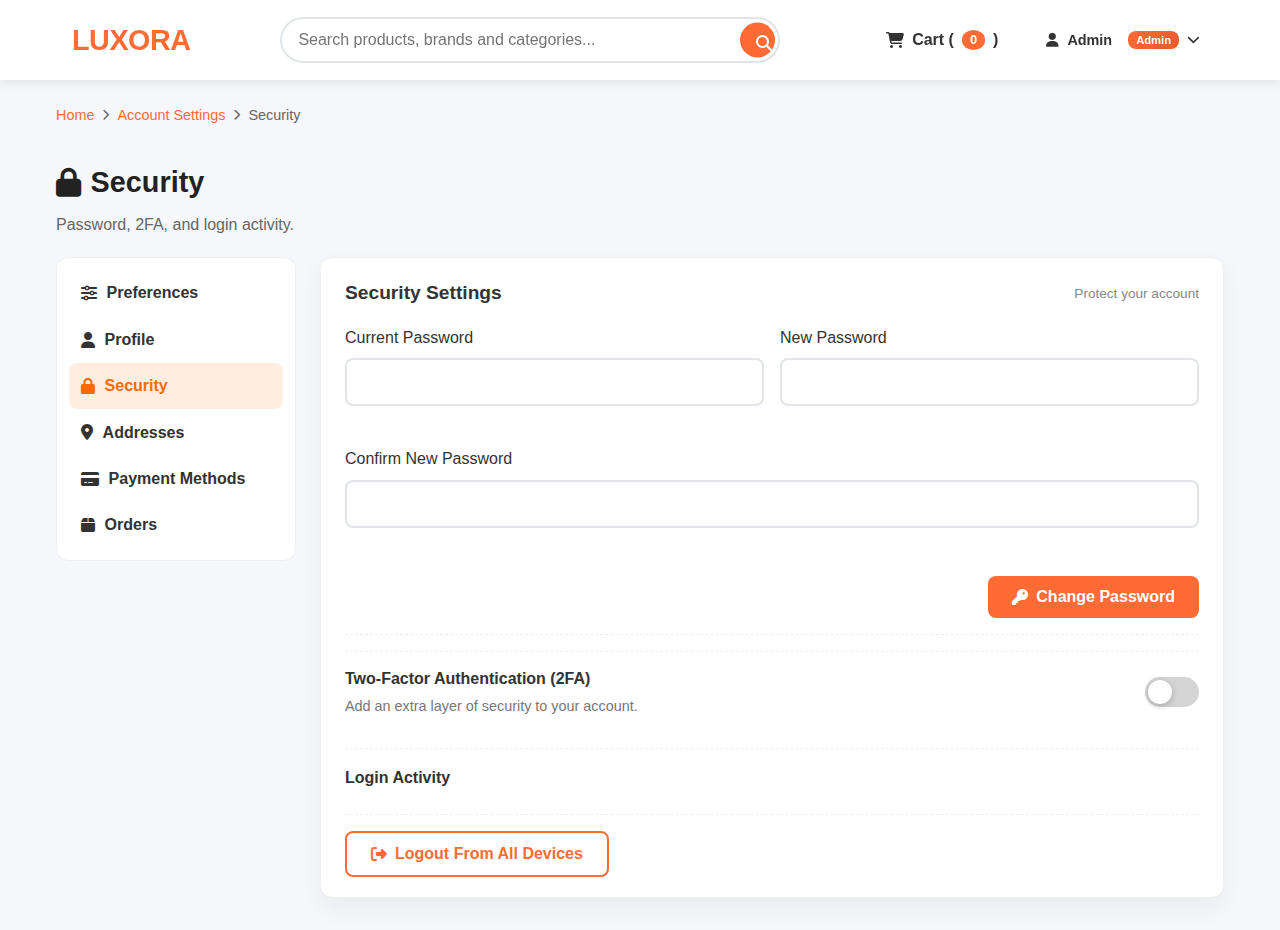
<file: account-settings/security.html>
<!DOCTYPE html>
<html lang="en">
<head>
  <meta charset="UTF-8" />
  <meta name="viewport" content="width=device-width, initial-scale=1.0"/>
  <title>Security | LUXORA</title>
  <link rel="stylesheet" href="../css/style.css">
  <link rel="stylesheet" href="../css/account.css">
  <link rel="stylesheet" href="../css/responsive.css">
  <link rel="stylesheet" href="../css/notifications.css">
  <link rel="stylesheet" href="https://cdnjs.cloudflare.com/ajax/libs/font-awesome/6.5.0/css/all.min.css">
</head>
<body data-section="security">

  <header id="main-header">
    <div class="header-container">
      <div class="logo">
        <h2><a href="../index.html">LUXORA</a></h2>
      </div>
      <div class="search-bar">
        <input type="text" id="search-input" placeholder="Search products, brands and categories...">
        <button id="search-btn"><i class="fas fa-search"></i></button>
      </div>
      <nav class="header-nav">
        <a href="../cart.html" id="cart-link" class="cart-link">
          <i class="fas fa-shopping-cart"></i>
          Cart (<span id="cart-count">0</span>)
        </a>
        <div class="user-dropdown" id="user-dropdown">
          <button class="user-dropdown-btn" id="user-dropdown-btn">
            <i class="fas fa-user"></i>
            <span id="user-name">Account</span>
            <span class="admin-badge" id="admin-badge" style="display: none;">Admin</span>
            <i class="fas fa-chevron-down dropdown-arrow"></i>
          </button>
          <div class="dropdown-menu" id="dropdown-menu">
            <a href="../admin.html" class="dropdown-item" id="admin-link" style="display: none;">
              <i class="fas fa-tachometer-alt"></i>
              Admin Panel
            </a>
            <a href="../wishlist.html" class="dropdown-item" id="wishlist-link">
              <i class="fas fa-heart"></i>
              Wishlist
            </a>
            <a href="../account.html" class="dropdown-item" id="account-link">
              <i class="fas fa-user-cog"></i>
              Account Settings
            </a>
            <div class="dropdown-divider"></div>
            <a href="../login.html" class="dropdown-item" id="login-link">
              <i class="fas fa-sign-in-alt"></i>
              Login
            </a>
            <a href="#" class="dropdown-item" id="logout-link" style="display: none;">
              <i class="fas fa-sign-out-alt"></i>
              Logout
            </a>
          </div>
        </div>
      </nav>
    </div>
  </header>

  <main>
    <div class="container">
      <div class="breadcrumb">
        <a href="../index.html">Home</a>
        <i class="fas fa-chevron-right"></i>
        <a href="../account.html">Account Settings</a>
        <i class="fas fa-chevron-right"></i>
        <span>Security</span>
      </div>

      <div class="account-header">
        <h1><i class="fas fa-lock"></i> Security</h1>
        <p class="account-subtitle">Password, 2FA, and login activity.</p>
      </div>

      <div class="account-grid">
        <aside class="account-nav">
          <a href="../account.html" class="nav-item" data-section="preferences"><i class="fas fa-sliders-h"></i> Preferences</a>
          <a href="profile.html" class="nav-item" data-section="profile"><i class="fas fa-user"></i> Profile</a>
          <a href="security.html" class="nav-item" data-section="security"><i class="fas fa-lock"></i> Security</a>
          <a href="addresses.html" class="nav-item" data-section="addresses"><i class="fas fa-map-marker-alt"></i> Addresses</a>
          <a href="payments.html" class="nav-item" data-section="payments"><i class="fas fa-credit-card"></i> Payment Methods</a>
          <a href="orders.html" class="nav-item" data-section="orders"><i class="fas fa-box"></i> Orders</a>
        </aside>

        <section class="account-content">
          <div class="card">
            <div class="card-header">
              <h3>Security Settings</h3>
              <span class="card-hint">Protect your account</span>
            </div>

            <form id="password-form">
              <div class="form-grid">
                <div class="form-group">
                  <label for="old-password">Current Password</label>
                  <input class="form-control" type="password" id="old-password" required>
                </div>
                <div class="form-group">
                  <label for="new-password">New Password</label>
                  <input class="form-control" type="password" id="new-password" required>
                </div>
                <div class="form-group full">
                  <label for="confirm-password">Confirm New Password</label>
                  <input class="form-control" type="password" id="confirm-password" required>
                </div>
              </div>
              <div class="form-actions">
                <button type="submit" class="btn-primary">
                  <i class="fas fa-key"></i> Change Password
                </button>
              </div>
            </form>

            <div class="security-block">
              <div class="toggle-row">
                <div>
                  <h4>Two-Factor Authentication (2FA)</h4>
                  <p>Add an extra layer of security to your account.</p>
                </div>
                <label class="switch">
                  <input type="checkbox" id="two-factor-toggle">
                  <span class="slider"></span>
                </label>
              </div>
            </div>

            <div class="security-block">
              <h4 class="section-title">Login Activity</h4>
              <div class="login-history" id="login-history"></div>
            </div>

            <div class="security-block">
              <button id="logout-all" class="btn-outline">
                <i class="fas fa-sign-out-alt"></i> Logout From All Devices
              </button>
            </div>
          </div>
        </section>
      </div>
    </div>
  </main>

  <script src="../js/utils.js"></script>
  <script src="../js/storage.js"></script>
  <script src="../js/products-data.js"></script>
  <script src="../js/init.js"></script>
  <script src="../js/common.js"></script>
  <script src="../js/header.js"></script>
  <script src="../js/account-nav.js"></script>
  <script src="../js/account-security.js"></script>
</body>
</html>
</file>
<file: css/style.css>
* {
  box-sizing: border-box;
  margin: 0;
  padding: 0;
}

body {
  font-family: 'Segoe UI', Tahoma, Geneva, Verdana, sans-serif;
  background-color: #f5f7fa;
  color: #333;
  line-height: 1.6;
}

a {
  text-decoration: none;
  color: inherit;
  transition: color 0.3s ease;
}

a:hover {
  color: #FF6B35;
}

button {
  cursor: pointer;
  background-color: #007BFF;
  color: white;
  border: none;
  padding: 0.5rem 1rem;
  border-radius: 8px;
  transition: all 0.3s ease;
  font-size: 0.9rem;
  font-weight: 500;
}

button:hover {
  background-color: #0056b3;
  transform: translateY(-1px);
}

button:disabled {
  background-color: #ccc;
  cursor: not-allowed;
  transform: none;
}

.btn-primary {
  background-color: #FF6B35;
  color: white;
  padding: 0.75rem 1.5rem;
  border: none;
  border-radius: 8px;
  font-size: 1rem;
  font-weight: 600;
  cursor: pointer;
  transition: all 0.3s ease;
  display: inline-flex;
  align-items: center;
  gap: 0.5rem;
}

.btn-primary:hover {
  background-color: #e55a2e;
  transform: translateY(-2px);
  box-shadow: 0 4px 12px rgba(255, 107, 53, 0.3);
}

.btn-primary:disabled {
  background-color: #ccc;
  cursor: not-allowed;
  transform: none;
  box-shadow: none;
}

.btn-secondary {
  background-color: #6c757d;
  color: white;
  padding: 0.75rem 1.5rem;
  border: none;
  border-radius: 8px;
  font-size: 1rem;
  font-weight: 600;
  cursor: pointer;
  transition: all 0.3s ease;
}

.btn-secondary:hover {
  background-color: #545b62;
  transform: translateY(-2px);
}

.btn-outline {
  background-color: transparent;
  color: #FF6B35;
  border: 2px solid #FF6B35;
  padding: 0.75rem 1.5rem;
  border-radius: 8px;
  font-size: 1rem;
  font-weight: 600;
  cursor: pointer;
  transition: all 0.3s ease;
  display: inline-flex;
  align-items: center;
  gap: 0.5rem;
}

.btn-outline:hover {
  background-color: #FF6B35;
  color: white;
  transform: translateY(-2px);
}

.btn-full {
  width: 100%;
  justify-content: center;
}

.btn-sm {
  padding: 0.4rem 0.8rem;
  font-size: 0.8rem;
}

input[type="text"],
input[type="email"],
input[type="password"],
input[type="number"],
input[type="url"],
textarea,
select {
  padding: 0.75rem;
  width: 100%;
  border: 2px solid #e1e5e9;
  border-radius: 8px;
  font-size: 1rem;
  margin-bottom: 0.5rem;
  transition: border-color 0.3s ease, box-shadow 0.3s ease;
  background-color: #fff;
}

input:focus,
textarea:focus,
select:focus {
  outline: none;
  border-color: #FF6B35;
  box-shadow: 0 0 0 3px rgba(255, 107, 53, 0.1);
}

.container {
  max-width: 1200px;
  margin: 0 auto;
  padding: 0 1rem;
}

.loading {
  text-align: center;
  padding: 2rem;
  color: #666;
  font-size: 1.1rem;
}

.loading:before {
  content: '';
  display: inline-block;
  width: 20px;
  height: 20px;
  border: 2px solid #f3f3f3;
  border-top: 2px solid #FF6B35;
  border-radius: 50%;
  animation: spin 1s linear infinite;
  margin-right: 0.5rem;
}

@keyframes spin {
  0% { transform: rotate(0deg); }
  100% { transform: rotate(360deg); }
}

/* =============== HEADER & NAVIGATION =============== */

header {
  background-color: #fff;
  box-shadow: 0 2px 10px rgba(0, 0, 0, 0.1);
  position: sticky;
  top: 0;
  z-index: 1000;
}

.header-container {
  max-width: 1200px;
  margin: 0 auto;
  padding: 1rem;
  display: flex;
  justify-content: space-between;
  align-items: center;
  gap: 2rem;
}

.logo h2 {
  color: #FF6B35;
  font-size: 1.8rem;
  font-weight: 700;
  letter-spacing: -0.5px;
}

.logo a {
  color: #FF6B35;
}

.search-bar {
  flex: 1;
  max-width: 500px;
  position: relative;
  display: flex;
}

.search-bar input {
  flex: 1;
  padding: 0.75rem 1rem;
  border: 2px solid #e1e5e9;
  border-right: none;
  border-radius: 8px 0 0 8px;
  font-size: 1rem;
  margin-bottom: 0;
}

.search-bar button {
  background-color: #FF6B35;
  border: 2px solid #FF6B35;
  border-radius: 0 8px 8px 0;
  padding: 0.75rem 1rem;
  color: white;
  font-size: 1rem;
}

.search-bar button:hover {
  background-color: #e55a2e;
  border-color: #e55a2e;
}

.header-nav {
  display: flex;
  gap: 1rem;
  align-items: center;
}

.header-nav a {
  color: #333;
  font-weight: 600;
  padding: 0.5rem 1rem;
  border-radius: 8px;
  transition: all 0.3s ease;
  display: flex;
  align-items: center;
  gap: 0.5rem;
}

.header-nav a:hover {
  background-color: #f8f9fa;
  color: #FF6B35;
}

.cart-link {
  position: relative;
}

#cart-count {
  background-color: #FF6B35;
  color: white;
  border-radius: 50%;
  padding: 0.2rem 0.5rem;
  font-size: 0.8rem;
  font-weight: bold;
  min-width: 20px;
  text-align: center;
}

.breadcrumb {
  display: flex;
  align-items: center;
  gap: 0.5rem;
  margin: 1rem 0;
  padding: 0.5rem 0;
  color: #666;
  font-size: 0.9rem;
}

.breadcrumb a {
  color: #FF6B35;
}

.breadcrumb i {
  font-size: 0.7rem;
}

/* =============== FOOTER =============== */

footer {
  background-color: #1a1a1a;
  color: #ccc;
  margin-top: 4rem;
}

.footer-top, .footer-middle, .footer-bottom {
  padding: 2rem 0;
  border-bottom: 1px solid #333;
}

.footer-bottom {
  border-bottom: none;
}

.row {
  display: flex;
  gap: 2rem;
  flex-wrap: wrap;
}

.col {
  flex: 1;
  min-width: 250px;
}

.col h4 {
  margin-bottom: 1rem;
  color: #fff;
  font-size: 1.1rem;
  font-weight: 600;
}

.col ul {
  list-style: none;
}

.col li {
  margin-bottom: 0.5rem;
}

.col a {
  color: #ccc;
  transition: color 0.3s;
  display: flex;
  align-items: center;
  gap: 0.5rem;
}

.col a:hover {
  color: #FF6B35;
}

.footer-newsletter {
  display: flex;
  gap: 0.5rem;
  margin: 1rem 0;
}

.footer-newsletter input {
  flex: 1;
  padding: 0.75rem;
  border: 1px solid #333;
  border-radius: 8px;
  background-color: #333;
  color: #fff;
  margin-bottom: 0;
}

.footer-newsletter button {
  background-color: #FF6B35;
  padding: 0.75rem 1.5rem;
  border-radius: 8px;
}

.policy-links {
  margin-top: 1rem;
}

.policy-links label {
  display: flex;
  align-items: center;
  gap: 0.5rem;
  margin-bottom: 0.5rem;
  font-size: 0.9rem;
}

.legal-terms {
  color: #FF6B35;
  font-size: 0.9rem;
}

.social-icons {
  display: flex;
  gap: 1rem;
}

.social-icons a {
  background-color: #333;
  padding: 0.75rem;
  border-radius: 8px;
  transition: all 0.3s ease;
  display: flex;
  align-items: center;
  justify-content: center;
  width: 40px;
  height: 40px;
}

.social-icons a:hover {
  background-color: #FF6B35;
  transform: translateY(-2px);
}

.payment-icons {
  display: flex;
  gap: 1rem;
  flex-wrap: wrap;
  align-items: center;
}

.payment-icons i {
  font-size: 1.5rem;
  color: #ccc;
  transition: color 0.3s;
}

.payment-icons i:hover {
  color: #FF6B35;
}

.app-links {
  display: flex;
  flex-direction: column;
  gap: 0.5rem;
  margin-top: 1rem;
}

.app-store,
.google-play {
  display: flex;
  align-items: center;
  gap: 0.75rem;
  background-color: #333;
  padding: 0.75rem 1rem;
  border-radius: 8px;
  transition: all 0.3s ease;
}

.app-store:hover,
.google-play:hover {
  background-color: #FF6B35;
  transform: translateY(-2px);
}

.app-store i,
.google-play i {
  font-size: 1.5rem;
}

.app-store div,
.google-play div {
  display: flex;
  flex-direction: column;
}

.app-store span,
.google-play span {
  font-size: 0.8rem;
  color: #ccc;
}

.app-store strong,
.google-play strong {
  color: #fff;
  font-size: 0.9rem;
}

.footer-logo h3 {
  color: #FF6B35;
  font-size: 1.5rem;
  margin-bottom: 0.5rem;
}

/* =============== NEWSLETTER SECTION =============== */

.newsletter-section {
  background: linear-gradient(135deg, #FF6B35 0%, #e55a2e 100%);
  color: white;
  padding: 3rem 0;
  margin-top: 3rem;
}

.newsletter-content {
  text-align: center;
  max-width: 600px;
  margin: 0 auto;
}

.newsletter-content h3 {
  font-size: 2rem;
  margin-bottom: 0.5rem;
}

.newsletter-content p {
  font-size: 1.1rem;
  margin-bottom: 2rem;
  opacity: 0.9;
}

.newsletter-form {
  display: flex;
  gap: 1rem;
  max-width: 400px;
  margin: 0 auto 2rem;
}

.newsletter-form input {
  flex: 1;
  padding: 1rem;
  border: none;
  border-radius: 8px;
  font-size: 1rem;
  margin-bottom: 0;
}

.newsletter-form button {
  background-color: #fff;
  color: #FF6B35;
  padding: 1rem 2rem;
  border-radius: 8px;
  font-weight: 600;
}

.newsletter-form button:hover {
  background-color: #f8f9fa;
}

.newsletter-benefits {
  display: flex;
  justify-content: center;
  gap: 2rem;
  flex-wrap: wrap;
}

.newsletter-benefits span {
  display: flex;
  align-items: center;
  gap: 0.5rem;
  font-size: 0.9rem;
  opacity: 0.9;
}

/* =============== UTILITY CLASSES =============== */

.text-center {
  text-align: center;
}

.text-left {
  text-align: left;
}

.text-right {
  text-align: right;
}

.mb-1 { margin-bottom: 0.5rem; }
.mb-2 { margin-bottom: 1rem; }
.mb-3 { margin-bottom: 1.5rem; }
.mb-4 { margin-bottom: 2rem; }

.mt-1 { margin-top: 0.5rem; }
.mt-2 { margin-top: 1rem; }
.mt-3 { margin-top: 1.5rem; }
.mt-4 { margin-top: 2rem; }

.p-1 { padding: 0.5rem; }
.p-2 { padding: 1rem; }
.p-3 { padding: 1.5rem; }
.p-4 { padding: 2rem; }

.hidden {
  display: none;
}

.fade-in {
  animation: fadeIn 0.5s ease-in;
}

@keyframes fadeIn {
  from { opacity: 0; transform: translateY(20px); }
  to { opacity: 1; transform: translateY(0); }
}

.slide-up {
  animation: slideUp 0.3s ease-out;
}

@keyframes slideUp {
  from { transform: translateY(100%); }
  to { transform: translateY(0); }
}

/* =============== RESPONSIVE DESIGN =============== */

@media (max-width: 768px) {
  .header-container {
    flex-direction: column;
    gap: 1rem;
  }

  .search-bar {
    order: 3;
    max-width: 100%;
  }

  .header-nav {
    order: 2;
  }

  .row {
    flex-direction: column;
  }

  .newsletter-form {
    flex-direction: column;
  }

  .newsletter-benefits {
    flex-direction: column;
    gap: 1rem;
  }
}

@media (max-width: 480px) {
  .container {
    padding: 0 0.5rem;
  }

  .header-container {
    padding: 0.5rem;
  }

  .logo h2 {
    font-size: 1.5rem;
  }

  .btn-primary,
  .btn-secondary,
  .btn-outline {
    padding: 0.6rem 1rem;
    font-size: 0.9rem;
  }
}

/* =============== ENHANCED STICKY HEADER =============== */

header {
  position: fixed;
  top: 0;
  left: 0;
  right: 0;
  z-index: 1000;
  background: white;
  box-shadow: 0 2px 10px rgba(0, 0, 0, 0.1);
  transition: all 0.3s ease;
  height: 80px;
}

header.minimized {
  height: 60px;
  box-shadow: 0 2px 20px rgba(0, 0, 0, 0.15);
}

.header-container {
  display: flex;
  align-items: center;
  justify-content: space-between;
  max-width: 1200px;
  margin: 0 auto;
  padding: 0 2rem;
  height: 100%;
  transition: all 0.3s ease;
}

.logo h2 {
  font-size: 1.8rem;
  margin: 0;
  transition: font-size 0.3s ease;
}

header.minimized .logo h2 {
  font-size: 1.5rem;
}

.search-bar {
  flex: 1;
  max-width: 500px;
  margin: 0 2rem;
  position: relative;
}

.search-bar input {
  width: 100%;
  padding: 0.75rem 3rem 0.75rem 1rem;
  border: 2px solid #e1e5e9;
  border-radius: 25px;
  font-size: 1rem;
  transition: all 0.3s ease;
}

header.minimized .search-bar input {
  padding: 0.6rem 2.5rem 0.6rem 1rem;
  font-size: 0.9rem;
}

.search-bar button {
  position: absolute;
  right: 5px;
  top: 50%;
  transform: translateY(-50%);
  background: #FF6B35;
  color: white;
  border: none;
  border-radius: 20px;
  width: 35px;
  height: 35px;
  cursor: pointer;
  transition: all 0.3s ease;
}

header.minimized .search-bar button {
  width: 30px;
  height: 30px;
}

.header-nav {
  display: flex;
  align-items: center;
  gap: 1.5rem;
}

.cart-link {
  display: flex;
  align-items: center;
  gap: 0.5rem;
  color: #333;
  text-decoration: none;
  font-weight: 600;
  transition: color 0.3s ease;
  position: relative;
}

.cart-link:hover {
  color: #FF6B35;
}

#cart-count {
  background: #FF6B35;
  color: white;
  border-radius: 50%;
  padding: 0.2rem 0.5rem;
  font-size: 0.8rem;
  min-width: 20px;
  text-align: center;
  line-height: 1;
}

/* =============== USER DROPDOWN MENU =============== */

.user-dropdown {
  position: relative;
}

.user-dropdown-btn {
  display: flex;
  align-items: center;
  gap: 0.5rem;
  background: none;
  border: none;
  color: #333;
  font-weight: 600;
  cursor: pointer;
  padding: 0.5rem;
  border-radius: 8px;
  transition: all 0.3s ease;
  text-decoration: none;
}

.user-dropdown-btn:hover {
  background: #f8f9fa;
  color: #FF6B35;
}

.dropdown-arrow {
  transition: transform 0.3s ease;
  font-size: 0.8rem;
}

.user-dropdown.active .dropdown-arrow {
  transform: rotate(180deg);
}

.dropdown-menu {
  position: absolute;
  top: 100%;
  right: 0;
  background: white;
  border-radius: 12px;
  box-shadow: 0 10px 30px rgba(0, 0, 0, 0.15);
  padding: 0.5rem 0;
  min-width: 200px;
  opacity: 0;
  visibility: hidden;
  transform: translateY(-10px);
  transition: all 0.3s ease;
  border: 1px solid #e1e5e9;
  z-index: 1001;
}

.user-dropdown.active .dropdown-menu {
  opacity: 1;
  visibility: visible;
  transform: translateY(0);
}

.dropdown-item {
  display: flex;
  align-items: center;
  gap: 0.75rem;
  padding: 0.75rem 1rem;
  color: #333;
  text-decoration: none;
  transition: all 0.3s ease;
  font-weight: 500;
}

.dropdown-item:hover {
  background: #f8f9fa;
  color: #FF6B35;
}

.dropdown-item i {
  width: 16px;
  text-align: center;
  font-size: 0.9rem;
}

.dropdown-divider {
  height: 1px;
  background: #e1e5e9;
  margin: 0.5rem 0;
}

.admin-badge {
  background: linear-gradient(135deg, #FF6B35 0%, #e55a2e 100%);
  color: white;
  padding: 0.2rem 0.5rem;
  border-radius: 8px;
  font-size: 0.7rem;
  font-weight: 600;
  margin-left: 0.5rem;
}

/* =============== RESPONSIVE DESIGN =============== */

@media (max-width: 768px) {
  .header-container {
    padding: 0 1rem;
  }
  
  .search-bar {
    margin: 0 1rem;
    max-width: 300px;
  }
  
  .header-nav {
    gap: 1rem;
  }
  
  .dropdown-menu {
    right: -1rem;
    min-width: 180px;
  }
}

@media (max-width: 480px) {
  .search-bar {
    display: none;
  }
  
  .header-container {
    justify-content: space-between;
  }
  
  .logo h2 {
    font-size: 1.5rem;
  }
  
  header.minimized .logo h2 {
    font-size: 1.3rem;
  }
}

/* =============== BODY PADDING FOR FIXED HEADER =============== */

body {
  padding-top: 80px;
  transition: padding-top 0.3s ease;
}

body.header-minimized {
  padding-top: 60px;
}

/* =============== NOTIFICATIONS =============== */

.notification {
  position: fixed;
  top: 100px;
  right: 20px;
  background: white;
  border-radius: 8px;
  box-shadow: 0 4px 20px rgba(0, 0, 0, 0.15);
  padding: 1rem;
  z-index: 1002;
  animation: slideIn 0.3s ease;
  border-left: 4px solid #007bff;
  max-width: 300px;
  min-width: 250px;
}

.notification.success {
  border-left-color: #28a745;
}

.notification.error {
  border-left-color: #dc3545;
}

.notification.warning {
  border-left-color: #ffc107;
}

.notification.info {
  border-left-color: #17a2b8;
}

.notification-content {
  display: flex;
  align-items: center;
  gap: 0.5rem;
  font-size: 0.9rem;
}

.notification-content i {
  font-size: 1rem;
  opacity: 0.8;
}

.notification.success .notification-content i {
  color: #28a745;
}

.notification.error .notification-content i {
  color: #dc3545;
}

.notification.warning .notification-content i {
  color: #ffc107;
}

.notification.info .notification-content i {
  color: #17a2b8;
}

@keyframes slideIn {
  from {
    transform: translateX(100%);
    opacity: 0;
  }
  to {
    transform: translateX(0);
    opacity: 1;
  }
}

@keyframes slideOut {
  from {
    transform: translateX(0);
    opacity: 1;
  }
  to {
    transform: translateX(100%);
    opacity: 0;
  }
}

.notification.slide-out {
  animation: slideOut 0.3s ease forwards;
}

/* =============== HEADER STYLES =============== */

/* Enhanced Sticky Header */
header {
  position: fixed;
  top: 0;
  left: 0;
  right: 0;
  z-index: 1000;
  background: white;
  box-shadow: 0 2px 10px rgba(0, 0, 0, 0.1);
  transition: all 0.3s ease;
  height: 80px;
}

header.minimized {
  height: 60px;
  box-shadow: 0 2px 20px rgba(0, 0, 0, 0.15);
}

.header-container {
  display: flex;
  align-items: center;
  justify-content: space-between;
  max-width: 1200px;
  margin: 0 auto;
  padding: 0 2rem;
  height: 100%;
  transition: all 0.3s ease;
}

.logo h2 {
  font-size: 1.8rem;
  margin: 0;
  transition: font-size 0.3s ease;
}

header.minimized .logo h2 {
  font-size: 1.5rem;
}

.search-bar {
  flex: 1;
  max-width: 500px;
  margin: 0 2rem;
  position: relative;
}

.search-bar input {
  width: 100%;
  padding: 0.75rem 3rem 0.75rem 1rem;
  border: 2px solid #e1e5e9;
  border-radius: 25px;
  font-size: 1rem;
  transition: all 0.3s ease;
}

header.minimized .search-bar input {
  padding: 0.6rem 2.5rem 0.6rem 1rem;
  font-size: 0.9rem;
}

.search-bar button {
  position: absolute;
  right: 5px;
  top: 50%;
  transform: translateY(-50%);
  background: #FF6B35;
  color: white;
  border: none;
  border-radius: 20px;
  width: 35px;
  height: 35px;
  cursor: pointer;
  transition: all 0.3s ease;
}

header.minimized .search-bar button {
  width: 30px;
  height: 30px;
}

.header-nav {
  display: flex;
  align-items: center;
  gap: 1.5rem;
}

.cart-link {
  display: flex;
  align-items: center;
  gap: 0.5rem;
  color: #333;
  text-decoration: none;
  font-weight: 600;
  transition: color 0.3s ease;
  position: relative;
}

.cart-link:hover {
  color: #FF6B35;
}

#cart-count {
  background: #FF6B35;
  color: white;
  border-radius: 50%;
  padding: 0.2rem 0.5rem;
  font-size: 0.8rem;
  min-width: 20px;
  text-align: center;
  line-height: 1;
}

/* User Dropdown Menu */
.user-dropdown {
  position: relative;
}

.user-dropdown-btn {
  display: flex;
  align-items: center;
  gap: 0.5rem;
  background: none;
  border: none;
  color: #333;
  font-weight: 600;
  cursor: pointer;
  padding: 0.5rem;
  border-radius: 8px;
  transition: all 0.3s ease;
  text-decoration: none;
}

.user-dropdown-btn:hover {
  background: #f8f9fa;
  color: #FF6B35;
}

.dropdown-arrow {
  transition: transform 0.3s ease;
  font-size: 0.8rem;
}

.user-dropdown.active .dropdown-arrow {
  transform: rotate(180deg);
}

.dropdown-menu {
  position: absolute;
  top: 100%;
  right: 0;
  background: white;
  border-radius: 12px;
  box-shadow: 0 10px 30px rgba(0, 0, 0, 0.15);
  padding: 0.5rem 0;
  min-width: 200px;
  opacity: 0;
  visibility: hidden;
  transform: translateY(-10px);
  transition: all 0.3s ease;
  border: 1px solid #e1e5e9;
  z-index: 1001;
}

.user-dropdown.active .dropdown-menu {
  opacity: 1;
  visibility: visible;
  transform: translateY(0);
}

.dropdown-item {
  display: flex;
  align-items: center;
  gap: 0.75rem;
  padding: 0.75rem 1rem;
  color: #333;
  text-decoration: none;
  transition: all 0.3s ease;
  font-weight: 500;
}

.dropdown-item:hover {
  background: #f8f9fa;
  color: #FF6B35;
}

.dropdown-item i {
  width: 16px;
  text-align: center;
  font-size: 0.9rem;
}

.dropdown-divider {
  height: 1px;
  background: #e1e5e9;
  margin: 0.5rem 0;
}

.admin-badge {
  background: linear-gradient(135deg, #FF6B35 0%, #e55a2e 100%);
  color: white;
  padding: 0.2rem 0.5rem;
  border-radius: 8px;
  font-size: 0.7rem;
  font-weight: 600;
  margin-left: 0.5rem;
}

/* Body padding for fixed header */
body {
  padding-top: 80px;
  transition: padding-top 0.3s ease;
}

body.header-minimized {
  padding-top: 60px;
}

/* Responsive Design */
@media (max-width: 768px) {
  .header-container {
    padding: 0 1rem;
  }
  
  .search-bar {
    margin: 0 1rem;
    max-width: 300px;
  }
  
  .header-nav {
    gap: 1rem;
  }
  
  .dropdown-menu {
    right: -1rem;
    min-width: 180px;
  }
}

@media (max-width: 480px) {
  .search-bar {
    display: none;
  }
  
  .header-container {
    justify-content: space-between;
  }
  
  .logo h2 {
    font-size: 1.5rem;
  }
  
  header.minimized .logo h2 {
    font-size: 1.3rem;
  }
}

/* =============== FLASH SALES HORIZONTAL LAYOUT =============== */

.flash-sales-section {
  margin: 2rem 0;
  background: white;
  border-radius: 12px;
  padding: 1.5rem;
  box-shadow: 0 2px 10px rgba(0, 0, 0, 0.05);
}

.flash-sales-section .section-header {
  display: flex;
  justify-content: space-between;
  align-items: center;
  margin-bottom: 1.5rem;
  padding-bottom: 1rem;
  border-bottom: 2px solid #f8f9fa;
}

.flash-sales-section .section-header h2 {
  color: #FF6B35;
  font-size: 1.5rem;
  font-weight: 700;
  margin: 0;
  display: flex;
  align-items: center;
  gap: 0.5rem;
}

.flash-timer {
  display: flex;
  align-items: center;
  gap: 1rem;
  background: #FF6B35;
  color: white;
  padding: 0.5rem 1rem;
  border-radius: 25px;
  font-weight: 600;
}

.timer-label {
  font-size: 0.9rem;
}

.countdown {
  font-family: 'Courier New', monospace;
  font-size: 1rem;
  font-weight: 700;
  letter-spacing: 1px;
}

.flash-sales-products {
  display: flex;
  gap: 1rem;
  overflow-x: auto;
  padding: 0.5rem 0;
  scrollbar-width: thin;
  scrollbar-color: #FF6B35 #f1f1f1;
}

.flash-sales-products::-webkit-scrollbar {
  height: 6px;
}

.flash-sales-products::-webkit-scrollbar-track {
  background: #f1f1f1;
  border-radius: 3px;
}

.flash-sales-products::-webkit-scrollbar-thumb {
  background: #FF6B35;
  border-radius: 3px;
}

.flash-sales-products::-webkit-scrollbar-thumb:hover {
  background: #e55a2e;
}

.flash-sale-item {
  flex: 0 0 auto;
  width: 200px;
  background: white;
  border: 1px solid #e1e5e9;
  border-radius: 8px;
  overflow: hidden;
  transition: all 0.3s ease;
  cursor: pointer;
  position: relative;
}

.flash-sale-item:hover {
  transform: translateY(-2px);
  box-shadow: 0 4px 15px rgba(0, 0, 0, 0.1);
  border-color: #FF6B35;
}

.flash-sale-item .product-image {
  position: relative;
  width: 100%;
  height: 180px;
  overflow: hidden;
  background: #f8f9fa;
}

.flash-sale-item .product-image img {
  width: 100%;
  height: 100%;
  object-fit: cover;
  transition: transform 0.3s ease;
}

.flash-sale-item:hover .product-image img {
  transform: scale(1.05);
}

.flash-sale-item .discount-badge {
  position: absolute;
  top: 8px;
  left: 8px;
  background: #FF6B35;
  color: white;
  padding: 0.25rem 0.5rem;
  border-radius: 4px;
  font-size: 0.75rem;
  font-weight: 600;
  z-index: 2;
}

.flash-sale-item .product-actions {
  position: absolute;
  top: 8px;
  right: 8px;
  display: flex;
  flex-direction: column;
  gap: 0.25rem;
  opacity: 0;
  transition: opacity 0.3s ease;
}

.flash-sale-item:hover .product-actions {
  opacity: 1;
}

.flash-sale-item .product-actions button {
  width: 32px;
  height: 32px;
  border: none;
  border-radius: 50%;
  background: white;
  color: #666;
  cursor: pointer;
  display: flex;
  align-items: center;
  justify-content: center;
  transition: all 0.3s ease;
  box-shadow: 0 2px 8px rgba(0, 0, 0, 0.1);
}

.flash-sale-item .product-actions button:hover {
  background: #FF6B35;
  color: white;
  transform: scale(1.1);
}

.flash-sale-item .product-info {
  padding: 1rem;
}

.flash-sale-item .product-info h4 {
  font-size: 0.9rem;
  font-weight: 600;
  margin: 0 0 0.5rem 0;
  color: #333;
  line-height: 1.3;
  height: 2.6rem;
  overflow: hidden;
  display: -webkit-box;
  -webkit-line-clamp: 2;
  -webkit-box-orient: vertical;
}

.flash-sale-item .product-rating {
  display: flex;
  align-items: center;
  gap: 0.25rem;
  margin-bottom: 0.5rem;
}

.flash-sale-item .product-rating .fas,
.flash-sale-item .product-rating .far {
  color: #ffc107;
  font-size: 0.75rem;
}

.flash-sale-item .review-count {
  font-size: 0.75rem;
  color: #666;
  margin-left: 0.25rem;
}

.flash-sale-item .product-prices {
  margin-bottom: 0.75rem;
}

.flash-sale-item .flash-price {
  font-size: 1rem;
  font-weight: 700;
  color: #FF6B35;
  display: block;
}

.flash-sale-item .original-price {
  font-size: 0.8rem;
  color: #999;
  text-decoration: line-through;
  display: block;
  margin-top: 0.25rem;
}

.flash-progress {
  margin-bottom: 0.75rem;
}

.progress-bar {
  width: 100%;
  height: 4px;
  background: #e1e5e9;
  border-radius: 2px;
  overflow: hidden;
  margin-bottom: 0.25rem;
}

.progress-fill {
  height: 100%;
  background: linear-gradient(90deg, #FF6B35 0%, #e55a2e 100%);
  border-radius: 2px;
  transition: width 0.3s ease;
}

.items-left {
  font-size: 0.75rem;
  color: #FF6B35;
  font-weight: 600;
}

.flash-sale-item .add-to-cart-btn {
  width: 100%;
  padding: 0.5rem;
  background: #FF6B35;
  color: white;
  border: none;
  border-radius: 6px;
  font-size: 0.8rem;
  font-weight: 600;
  cursor: pointer;
  transition: all 0.3s ease;
  display: flex;
  align-items: center;
  justify-content: center;
  gap: 0.5rem;
}

.flash-sale-item .add-to-cart-btn:hover {
  background: #e55a2e;
  transform: translateY(-1px);
}

.flash-sale-item .add-to-cart-btn:active {
  transform: translateY(0);
}

/* Loading state for flash sales */
.flash-sales-products .loading {
  display: flex;
  align-items: center;
  justify-content: center;
  width: 100%;
  padding: 2rem;
  color: #666;
  font-style: italic;
}

/* No products state */
.flash-sales-products .no-products {
  display: flex;
  align-items: center;
  justify-content: center;
  width: 100%;
  padding: 2rem;
  color: #999;
  font-style: italic;
}

/* Responsive design for flash sales */
@media (max-width: 768px) {
  .flash-sales-section {
    margin: 1rem 0;
    padding: 1rem;
  }
  
  .flash-sales-section .section-header {
    flex-direction: column;
    gap: 1rem;
    align-items: flex-start;
  }
  
  .flash-timer {
    align-self: stretch;
    justify-content: center;
  }
  
  .flash-sale-item {
    width: 160px;
  }
  
  .flash-sale-item .product-image {
    height: 140px;
  }
  
  .flash-sale-item .product-info {
    padding: 0.75rem;
  }
  
  .flash-sale-item .product-info h4 {
    font-size: 0.8rem;
  }
}

@media (max-width: 480px) {
  .flash-sale-item {
    width: 140px;
  }
  
  .flash-sale-item .product-image {
    height: 120px;
  }
  
  .flash-sale-item .product-info {
    padding: 0.5rem;
  }
}

/* See All button styling */
.flash-sales-section .see-all {
  color: #FF6B35;
  text-decoration: none;
  font-weight: 600;
  font-size: 0.9rem;
  display: flex;
  align-items: center;
  gap: 0.5rem;
  transition: all 0.3s ease;
}

.flash-sales-section .see-all:hover {
  color: #e55a2e;
  transform: translateX(2px);
}

.flash-sales-section .see-all i {
  font-size: 0.8rem;
  transition: transform 0.3s ease;
}

.flash-sales-section .see-all:hover i {
  transform: translateX(2px);
}
</file>
<file: css/account.css>
.account-header {
  margin: 1.5rem 0 1.25rem;
}

.account-header h1 {
  display: flex;
  align-items: center;
  gap: 0.6rem;
  font-size: 1.8rem;
  color: var(--text-primary, #222);
}

.account-subtitle {
  color: var(--text-secondary, #666);
  margin-top: 0.4rem;
}

.account-grid {
  display: grid;
  grid-template-columns: 240px 1fr;
  gap: 1.5rem;
  margin-bottom: 2rem;
}

.account-nav {
  background: #fff;
  border: 1px solid #eee;
  border-radius: 12px;
  padding: 0.75rem;
  height: fit-content;
  position: sticky;
  top: 90px;
}

.account-nav .nav-item {
  display: flex;
  align-items: center;
  gap: 0.6rem;
  padding: 0.65rem 0.75rem;
  border-radius: 8px;
  color: #333;
  text-decoration: none;
  font-weight: 600;
  transition: background 0.2s ease, color 0.2s ease;
}

.account-nav .nav-item:hover {
  background: #f6f6f6;
}

.account-nav .nav-item.active {
  background: rgba(255, 106, 0, 0.12);
  color: #ff6a00;
}

.account-nav .nav-item.disabled {
  opacity: 0.5;
  cursor: not-allowed;
}

.account-content .card {
  background: #fff;
  border: 1px solid #eee;
  border-radius: 12px;
  padding: 1.25rem 1.5rem;
  box-shadow: 0 10px 24px rgba(0, 0, 0, 0.05);
}

.card-header {
  display: flex;
  align-items: center;
  justify-content: space-between;
  margin-bottom: 1rem;
}

.card-header h3 {
  margin: 0;
  font-size: 1.2rem;
}

.card-hint {
  font-size: 0.85rem;
  color: #888;
}

.form-row {
  display: grid;
  gap: 0.5rem;
  margin-bottom: 1.25rem;
}

.form-control {
  height: 48px;
  border: 2px solid var(--border-color, #e5e5e5);
  border-radius: 10px;
  padding: 0 0.85rem;
  background: var(--bg-tertiary, #f7f7f7);
}

.form-group {
  display: grid;
  gap: 0.5rem;
  margin-bottom: 1rem;
}

.form-grid {
  display: grid;
  grid-template-columns: repeat(2, minmax(0, 1fr));
  gap: 1rem;
}

.form-grid .full {
  grid-column: span 2;
}

.inline-row {
  display: flex;
  gap: 0.75rem;
  align-items: center;
}

.inline-row .form-control {
  flex: 1;
}

.toggle-row {
  display: flex;
  align-items: center;
  justify-content: space-between;
  gap: 1rem;
  padding: 0.85rem 0;
  border-top: 1px dashed #eee;
}

.toggle-row h4 {
  margin: 0 0 0.25rem;
  font-size: 1rem;
}

.toggle-row p {
  margin: 0;
  color: #777;
  font-size: 0.9rem;
}

.form-actions {
  margin-top: 1.5rem;
  display: flex;
  justify-content: flex-end;
}

.coming-soon {
  margin: 0;
  color: #666;
  background: #fff7f0;
  border: 1px dashed #ffd2b2;
  padding: 0.85rem 1rem;
  border-radius: 10px;
}

.profile-photo {
  display: flex;
  align-items: center;
  gap: 1rem;
}

.profile-photo img {
  width: 72px;
  height: 72px;
  border-radius: 50%;
  object-fit: cover;
  border: 2px solid #eee;
  background: #f2f2f2;
}

.profile-photo input[type="file"] {
  font-size: 0.9rem;
}

.section-title {
  font-size: 1rem;
  color: #333;
  margin: 0 0 0.5rem;
}

.address-cards,
.payment-cards,
.orders-list {
  display: grid;
  gap: 1rem;
}

.address-card,
.payment-card,
.order-card {
  border: 1px solid #eee;
  border-radius: 12px;
  padding: 1rem;
  background: #fff;
  box-shadow: 0 6px 18px rgba(0,0,0,0.05);
}

.card-actions {
  display: flex;
  gap: 0.5rem;
  flex-wrap: wrap;
  margin-top: 0.75rem;
}

.badge {
  display: inline-flex;
  align-items: center;
  gap: 0.3rem;
  font-size: 0.75rem;
  padding: 0.2rem 0.5rem;
  border-radius: 999px;
  background: #f2f2f2;
  color: #555;
  margin-right: 0.4rem;
}

.badge.primary {
  background: rgba(255,106,0,0.15);
  color: #ff6a00;
}

.order-meta {
  display: flex;
  gap: 1rem;
  flex-wrap: wrap;
  color: #666;
  font-size: 0.9rem;
}

.security-block {
  border-top: 1px dashed #eee;
  padding-top: 1rem;
  margin-top: 1rem;
}

.login-history {
  display: grid;
  gap: 0.5rem;
}

.login-item {
  padding: 0.6rem 0.75rem;
  border: 1px solid #eee;
  border-radius: 8px;
  font-size: 0.9rem;
  color: #555;
  background: #fafafa;
}

/* Toggle switch */
.switch {
  position: relative;
  display: inline-block;
  width: 54px;
  height: 30px;
}

.switch input {
  opacity: 0;
  width: 0;
  height: 0;
}

.slider {
  position: absolute;
  cursor: pointer;
  inset: 0;
  background-color: #d4d4d4;
  transition: 0.3s;
  border-radius: 999px;
}

.slider:before {
  position: absolute;
  content: "";
  height: 24px;
  width: 24px;
  left: 3px;
  top: 3px;
  background-color: white;
  transition: 0.3s;
  border-radius: 50%;
  box-shadow: 0 2px 6px rgba(0,0,0,0.2);
}

.switch input:checked + .slider {
  background-color: #ff6a00;
}

.switch input:checked + .slider:before {
  transform: translateX(24px);
}

@media (max-width: 900px) {
  .account-grid {
    grid-template-columns: 1fr;
  }

  .account-nav {
    position: static;
  }

  .form-grid {
    grid-template-columns: 1fr;
  }

  .form-grid .full {
    grid-column: span 1;
  }
}
</file>
<file: css/responsive.css>
/* =============== RESPONSIVE DESIGN UTILITIES =============== */

/* Extra small devices (phones, 600px and down) */
@media only screen and (max-width: 600px) {
  .container {
    padding: 0 0.75rem;
  }

  .hero-container {
    flex-direction: column;
    padding: 0.5rem;
    gap: 0.5rem;
  }

  .hero-categories {
    order: 3;
    max-width: 100%;
  }

  .hero-categories ul {
    display: grid;
    grid-template-columns: repeat(2, 1fr);
    gap: 0.25rem;
  }

  .hero-categories a {
    padding: 0.4rem 0.5rem;
    font-size: 0.75rem;
    text-align: center;
    justify-content: center;
  }

  .hero-categories i {
    display: none;
  }

  .hero-banner {
    order: 1;
    min-height: 250px;
  }

  .hero-quicklinks {
    order: 2;
    max-width: 100%;
    flex-direction: column;
    gap: 0.5rem;
  }

  .quicklink {
    min-height: 50px;
    padding: 0.75rem;
  }

  .slide-content h2 {
    font-size: 1.5rem;
  }

  .slide-content p {
    font-size: 0.9rem;
  }

  .shop-now-btn {
    padding: 0.6rem 1.2rem;
    font-size: 0.9rem;
  }

  .product-grid,
  .flash-sales-products {
    grid-template-columns: repeat(auto-fill, minmax(160px, 1fr));
    gap: 0.75rem;
  }

  .flash-product-card,
  .product-card {
    padding: 1rem;
  }

  .flash-product-card img,
  .product-card img {
    height: 150px;
  }

  .categories-grid {
    grid-template-columns: repeat(2, 1fr);
    gap: 1rem;
  }

  .category-card {
    padding: 1.5rem 1rem;
  }

  .category-card i {
    font-size: 2rem;
  }

  .flash-sales-section .section-header,
  .product-grid-section .section-header {
    flex-direction: column;
    align-items: flex-start;
    text-align: left;
  }

  .flash-timer {
    align-self: stretch;
    justify-content: center;
  }

  .about-features {
    grid-template-columns: 1fr;
    gap: 1rem;
  }

  .feature {
    padding: 1.5rem 1rem;
  }
}

/* Small devices (portrait tablets and large phones, 600px and up) */
@media only screen and (min-width: 600px) and (max-width: 768px) {
  .hero-container {
    flex-direction: column;
  }

  .hero-categories {
    order: 3;
    max-width: 100%;
  }

  .hero-categories ul {
    display: grid;
    grid-template-columns: repeat(3, 1fr);
    gap: 0.5rem;
  }

  .hero-banner {
    order: 1;
    min-height: 300px;
  }

  .hero-quicklinks {
    order: 2;
    max-width: 100%;
    flex-direction: row;
    flex-wrap: wrap;
  }

  .quicklink {
    flex: 1;
    min-width: 150px;
  }

  .product-grid,
  .flash-sales-products {
    grid-template-columns: repeat(auto-fill, minmax(200px, 1fr));
  }

  .categories-grid {
    grid-template-columns: repeat(3, 1fr);
  }
}

/* Medium devices (landscape tablets, 768px and up) */
@media only screen and (min-width: 768px) and (max-width: 992px) {
  .hero-container {
    flex-direction: column;
  }

  .hero-categories {
    order: 3;
    max-width: 100%;
  }

  .hero-categories ul {
    display: grid;
    grid-template-columns: repeat(4, 1fr);
    gap: 0.5rem;
  }

  .hero-banner {
    order: 1;
    min-height: 350px;
  }

  .hero-quicklinks {
    order: 2;
    max-width: 100%;
    flex-direction: row;
    flex-wrap: wrap;
  }

  .quicklink {
    flex: 1;
    min-width: 180px;
  }

  .product-grid,
  .flash-sales-products {
    grid-template-columns: repeat(auto-fill, minmax(220px, 1fr));
  }

  .categories-grid {
    grid-template-columns: repeat(4, 1fr);
  }
}

/* Large devices (laptops/desktops, 992px and up) */
@media only screen and (min-width: 992px) and (max-width: 1200px) {
  .hero-categories ul {
    display: grid;
    grid-template-columns: repeat(5, 1fr);
    gap: 0.5rem;
  }

  .product-grid,
  .flash-sales-products {
    grid-template-columns: repeat(auto-fill, minmax(240px, 1fr));
  }

  .categories-grid {
    grid-template-columns: repeat(5, 1fr);
  }
}

/* Header Responsive */
@media only screen and (max-width: 768px) {
  .header-container {
    flex-direction: column;
    gap: 1rem;
    padding: 1rem 0.5rem;
  }

  .search-bar {
    order: 3;
    max-width: 100%;
  }

  .header-nav {
    order: 2;
    width: 100%;
    justify-content: space-between;
  }

  .logo {
    order: 1;
  }

  .logo h2 {
    font-size: 1.5rem;
  }
}

/* Footer Responsive */
@media only screen and (max-width: 768px) {
  .row {
    flex-direction: column;
    gap: 1.5rem;
  }

  .col {
    min-width: 100%;
  }

  .footer-newsletter {
    flex-direction: column;
  }

  .social-icons {
    justify-content: center;
  }

  .payment-icons {
    justify-content: center;
  }

  .app-links {
    align-items: center;
  }
}

/* Newsletter Responsive */
@media only screen and (max-width: 768px) {
  .newsletter-section {
    padding: 2rem 0;
  }

  .newsletter-content h3 {
    font-size: 1.5rem;
  }

  .newsletter-form {
    flex-direction: column;
    max-width: 100%;
  }

  .newsletter-benefits {
    flex-direction: column;
    gap: 1rem;
    text-align: center;
  }
}

/* Login Page Responsive */
@media only screen and (max-width: 768px) {
  .login-container {
    padding: 1rem;
  }

  .login-card {
    max-width: 100%;
    padding: 2rem 1.5rem;
  }

  .social-buttons {
    flex-direction: column;
  }
}

/* Cart Page Responsive */
@media only screen and (max-width: 768px) {
  .cart-content {
    flex-direction: column;
  }

  .cart-items {
    margin-bottom: 2rem;
  }

  .cart-summary {
    position: sticky;
    top: 0;
  }

  .cart-item {
    flex-direction: column;
    align-items: flex-start;
    text-align: left;
  }

  .cart-item-image {
    align-self: center;
    margin-bottom: 1rem;
  }

  .cart-item-details {
    align-self: stretch;
    text-align: center;
  }

  .cart-item-actions {
    align-self: stretch;
    justify-content: space-between;
    margin-top: 1rem;
  }
}

/* Product Page Responsive */
@media only screen and (max-width: 768px) {
  .product-details {
    flex-direction: column;
  }

  .product-images {
    margin-bottom: 2rem;
  }

  .product-info {
    padding: 0;
  }

  .product-actions {
    flex-direction: column;
    gap: 1rem;
  }

  .quantity-controls {
    justify-content: center;
  }

  .tab-nav {
    overflow-x: auto;
    padding-bottom: 0.5rem;
  }

  .tab-btn {
    flex-shrink: 0;
    white-space: nowrap;
  }
}

/* Admin Page Responsive */
@media only screen and (max-width: 768px) {
  .admin-container {
    flex-direction: column;
  }

  .admin-sidebar {
    width: 100%;
    max-width: 100%;
  }

  .admin-nav {
    flex-direction: row;
    overflow-x: auto;
    padding-bottom: 0.5rem;
  }

  .nav-item {
    flex-shrink: 0;
    white-space: nowrap;
  }

  .admin-content {
    padding: 1rem;
  }

  .stats-grid {
    grid-template-columns: repeat(2, 1fr);
  }

  .dashboard-charts {
    flex-direction: column;
  }

  .products-controls {
    flex-direction: column;
    gap: 1rem;
  }

  .filter-controls {
    flex-direction: column;
    gap: 0.5rem;
  }

  .products-table,
  .orders-table,
  .users-table {
    overflow-x: auto;
  }

  .products-table table,
  .orders-table table,
  .users-table table {
    min-width: 600px;
  }

  .settings-grid {
    grid-template-columns: 1fr;
  }
}

/* Flash Sales Page Responsive */
@media only screen and (max-width: 768px) {
  .flash-sales-hero {
    padding: 1.5rem 1rem;
  }

  .flash-header {
    flex-direction: column;
    text-align: center;
    gap: 1rem;
  }

  .flash-timer-large {
    align-self: stretch;
  }

  .countdown-large {
    gap: 1rem;
  }

  .time-unit {
    min-width: 60px;
  }

  .time-value {
    font-size: 1.5rem;
  }

  .flash-stats {
    grid-template-columns: 1fr;
    gap: 1rem;
    text-align: center;
  }

  .filters-section {
    grid-template-columns: 1fr;
    gap: 1rem;
  }

  .flash-products-grid {
    grid-template-columns: repeat(auto-fill, minmax(180px, 1fr));
  }

  .flash-products-list .flash-product-card {
    flex-direction: column;
    text-align: center;
  }
}

/* Utility Classes for Responsive */
.hide-mobile {
  display: block;
}

.show-mobile {
  display: none;
}

@media only screen and (max-width: 768px) {
  .hide-mobile {
    display: none;
  }

  .show-mobile {
    display: block;
  }
}

/* Responsive Text Sizes */
@media only screen and (max-width: 480px) {
  h1 {
    font-size: 1.8rem;
  }

  h2 {
    font-size: 1.5rem;
  }

  h3 {
    font-size: 1.2rem;
  }

  .btn-primary,
  .btn-secondary,
  .btn-outline {
    padding: 0.6rem 1rem;
    font-size: 0.9rem;
  }

  .product-card .price,
  .flash-product-card .current-price {
    font-size: 1.1rem;
  }
}

/* Print Styles */
@media print {
  .header-nav,
  .hero-section,
  .newsletter-section,
  footer,
  .floating-cart,
  .modal {
    display: none;
  }

  .container {
    max-width: 100%;
    padding: 0;
  }

  .product-card,
  .flash-product-card {
    break-inside: avoid;
  }
}

/* High DPI Displays */
@media only screen and (-webkit-min-device-pixel-ratio: 2),
       only screen and (min-resolution: 192dpi) {
  .logo h2 {
    -webkit-font-smoothing: antialiased;
    -moz-osx-font-smoothing: grayscale;
  }
}

/* Landscape Orientation */
@media only screen and (orientation: landscape) and (max-height: 500px) {
  .hero-banner {
    min-height: 200px;
  }

  .slide-content {
    padding: 1rem;
  }

  .slide-content h2 {
    font-size: 1.5rem;
  }
}

/* Accessibility - Reduced Motion */
@media (prefers-reduced-motion: reduce) {
  * {
    animation-duration: 0.01ms !important;
    animation-iteration-count: 1 !important;
    transition-duration: 0.01ms !important;
  }

  .slider img {
    transition: none;
  }

  .slide {
    transition: none;
  }
}

/* Dark Mode Support */
@media (prefers-color-scheme: dark) {
  body {
    background-color: #1a1a1a;
    color: #e0e0e0;
  }

  .product-card,
  .flash-product-card {
    background-color: #2d2d2d;
    border-color: #404040;
  }

  .hero-categories {
    background-color: #2d2d2d;
  }

  input,
  textarea,
  select {
    background-color: #2d2d2d;
    border-color: #404040;
    color: #e0e0e0;
  }
}
</file>
<file: css/notifications.css>
/* =============== NOTIFICATION SYSTEM STYLES =============== */

.notification-container {
  position: fixed;
  top: 20px;
  right: 20px;
  z-index: 10000;
  max-width: 400px;
}

.notification {
  background: white;
  border-radius: 8px;
  box-shadow: 0 4px 20px rgba(0, 0, 0, 0.15);
  margin-bottom: 10px;
  overflow: hidden;
  animation: slideInRight 0.3s ease-out;
}

.notification-success {
  border-left: 4px solid #28a745;
}

.notification-error {
  border-left: 4px solid #dc3545;
}

.notification-warning {
  border-left: 4px solid #ffc107;
}

.notification-info {
  border-left: 4px solid #17a2b8;
}

.notification-content {
  padding: 15px;
  display: flex;
  align-items: center;
  gap: 10px;
}

.notification-content i:first-child {
  font-size: 1.2rem;
}

.notification-success i:first-child {
  color: #28a745;
}

.notification-error i:first-child {
  color: #dc3545;
}

.notification-warning i:first-child {
  color: #ffc107;
}

.notification-info i:first-child {
  color: #17a2b8;
}

.notification-message {
  flex: 1;
  font-size: 0.9rem;
  line-height: 1.4;
}

.notification-close {
  background: none;
  border: none;
  cursor: pointer;
  padding: 5px;
  color: #666;
  transition: color 0.3s ease;
}

.notification-close:hover {
  color: #333;
}

@keyframes slideInRight {
  from {
    transform: translateX(100%);
    opacity: 0;
  }
  to {
    transform: translateX(0);
    opacity: 1;
  }
}

/* Responsive */
@media (max-width: 768px) {
  .notification-container {
    top: 10px;
    right: 10px;
    left: 10px;
    max-width: none;
  }
  
  .notification {
    margin-bottom: 8px;
  }
  
  .notification-content {
    padding: 12px;
  }
}
</file>
<file: css/admin.css>
/* =============== ADMIN DASHBOARD STYLES =============== */

.admin-badge {
  background: linear-gradient(135deg, #FF6B35 0%, #e55a2e 100%);
  color: white;
  padding: 0.25rem 0.75rem;
  border-radius: 12px;
  font-size: 0.8rem;
  font-weight: 600;
  margin-left: 1rem;
}

.admin-container {
  display: flex;
  min-height: calc(100vh - 80px);
  background-color: #f5f7fa;
}

.admin-sidebar {
  width: 280px;
  background: white;
  box-shadow: 2px 0 10px rgba(0, 0, 0, 0.1);
  position: sticky;
  top: 80px;
  height: calc(100vh - 80px);
  overflow-y: auto;
}

.admin-nav {
  padding: 2rem 0;
  display: flex;
  flex-direction: column;
}

.nav-item {
  display: flex;
  align-items: center;
  gap: 1rem;
  padding: 1rem 2rem;
  color: #666;
  text-decoration: none;
  transition: all 0.3s ease;
  border-left: 4px solid transparent;
  font-weight: 500;
}

.nav-item:hover {
  background-color: #f8f9fa;
  color: #333;
  border-left-color: #e1e5e9;
}

.nav-item.active {
  background-color: #fff5f0;
  color: #FF6B35;
  border-left-color: #FF6B35;
  font-weight: 600;
}

.nav-item i {
  font-size: 1.1rem;
  width: 20px;
  text-align: center;
}

.admin-content {
  flex: 1;
  padding: 2rem;
  overflow-y: auto;
}

.admin-section {
  display: none;
}

.admin-section.active {
  display: block;
  animation: fadeIn 0.3s ease;
}

.section-header {
  display: flex;
  justify-content: space-between;
  align-items: center;
  margin-bottom: 2rem;
  flex-wrap: wrap;
  gap: 1rem;
}

.section-header h1 {
  color: #333;
  font-size: 2rem;
  font-weight: 700;
  margin: 0;
}

.date-range {
  display: flex;
  align-items: center;
  gap: 0.5rem;
  color: #666;
  font-size: 0.95rem;
}

/* =============== DASHBOARD STATS =============== */

.stats-grid {
  display: grid;
  grid-template-columns: repeat(auto-fit, minmax(250px, 1fr));
  gap: 1.5rem;
  margin-bottom: 3rem;
}

.stat-card {
  background: white;
  border-radius: 16px;
  padding: 2rem;
  box-shadow: 0 4px 20px rgba(0, 0, 0, 0.1);
  display: flex;
  align-items: center;
  gap: 1.5rem;
  transition: all 0.3s ease;
}

.stat-card:hover {
  transform: translateY(-5px);
  box-shadow: 0 8px 30px rgba(0, 0, 0, 0.15);
}

.stat-icon {
  background: linear-gradient(135deg, #FF6B35 0%, #e55a2e 100%);
  color: white;
  width: 60px;
  height: 60px;
  border-radius: 16px;
  display: flex;
  align-items: center;
  justify-content: center;
  font-size: 1.5rem;
}

.stat-info {
  flex: 1;
}

.stat-info h3 {
  color: #666;
  font-size: 0.9rem;
  font-weight: 600;
  text-transform: uppercase;
  letter-spacing: 0.5px;
  margin-bottom: 0.5rem;
}

.stat-value {
  color: #333;
  font-size: 2rem;
  font-weight: 700;
  margin: 0.5rem 0;
}

.stat-change {
  font-size: 0.8rem;
  font-weight: 600;
  padding: 0.25rem 0.5rem;
  border-radius: 12px;
  display: inline-block;
}

.stat-change.positive {
  background: #d4edda;
  color: #155724;
}

.stat-change.negative {
  background: #f8d7da;
  color: #721c24;
}

.stat-change.neutral {
  background: #e1e5e9;
  color: #6c757d;
}

/* =============== DASHBOARD CHARTS =============== */

.dashboard-charts {
  display: grid;
  grid-template-columns: 2fr 1fr;
  gap: 2rem;
  margin-bottom: 3rem;
}

.chart-card {
  background: white;
  border-radius: 16px;
  padding: 2rem;
  box-shadow: 0 4px 20px rgba(0, 0, 0, 0.1);
}

.chart-card h3 {
  color: #333;
  font-size: 1.3rem;
  font-weight: 700;
  margin-bottom: 1.5rem;
}

.orders-list {
  display: grid;
  gap: 1rem;
}

.order-item {
  display: flex;
  justify-content: space-between;
  align-items: center;
  padding: 1rem;
  background: #f8f9fa;
  border-radius: 10px;
  transition: all 0.3s ease;
}

.order-item:hover {
  background: #e9ecef;
  transform: translateX(5px);
}

.order-info strong {
  color: #333;
  font-weight: 600;
  display: block;
  margin-bottom: 0.25rem;
}

.order-info span {
  color: #666;
  font-size: 0.9rem;
}

.order-status {
  text-align: right;
}

.status {
  display: inline-block;
  padding: 0.25rem 0.75rem;
  border-radius: 12px;
  font-size: 0.8rem;
  font-weight: 600;
  margin-bottom: 0.25rem;
}

.status.delivered {
  background: #d4edda;
  color: #155724;
}

.status.pending {
  background: #fff3cd;
  color: #856404;
}

.status.processing {
  background: #cce5ff;
  color: #004085;
}

.amount {
  font-weight: 700;
  color: #333;
}

.quick-actions {
  display: grid;
  gap: 1rem;
}

.action-btn {
  background: white;
  border: 2px solid #e1e5e9;
  color: #666;
  padding: 1rem;
  border-radius: 10px;
  cursor: pointer;
  transition: all 0.3s ease;
  display: flex;
  align-items: center;
  gap: 0.75rem;
  font-weight: 600;
}

.action-btn:hover {
  border-color: #FF6B35;
  color: #FF6B35;
  background: #fff5f0;
  transform: translateY(-2px);
}

.action-btn i {
  font-size: 1.1rem;
}

/* =============== PRODUCTS MANAGEMENT =============== */

.products-controls {
  display: flex;
  justify-content: space-between;
  align-items: center;
  margin-bottom: 2rem;
  gap: 1.5rem;
  flex-wrap: wrap;
}

.products-controls .search-bar {
  max-width: 300px;
}

.filter-controls {
  display: flex;
  gap: 1rem;
}

.filter-controls select {
  min-width: 150px;
  padding: 0.5rem;
  border: 2px solid #e1e5e9;
  border-radius: 8px;
  background: white;
  margin-bottom: 0;
}

.products-table,
.orders-table,
.users-table {
  background: white;
  border-radius: 16px;
  box-shadow: 0 4px 20px rgba(0, 0, 0, 0.1);
  overflow: hidden;
}

.products-table table,
.orders-table table,
.users-table table {
  width: 100%;
  border-collapse: collapse;
}

.products-table th,
.orders-table th,
.users-table th {
  background: linear-gradient(135deg, #f8f9fa 0%, #e9ecef 100%);
  color: #333;
  font-weight: 700;
  padding: 1rem;
  text-align: left;
  border-bottom: 2px solid #e1e5e9;
  font-size: 0.9rem;
  text-transform: uppercase;
  letter-spacing: 0.5px;
}

.products-table td,
.orders-table td,
.users-table td {
  padding: 1rem;
  border-bottom: 1px solid #e1e5e9;
  vertical-align: middle;
}

.products-table tr:hover,
.orders-table tr:hover,
.users-table tr:hover {
  background-color: #f8f9fa;
}

.product-image-cell {
  width: 60px;
  height: 60px;
  border-radius: 8px;
  overflow: hidden;
}

.product-image-cell img {
  width: 100%;
  height: 100%;
  object-fit: cover;
}

.product-name {
  font-weight: 600;
  color: #333;
  max-width: 200px;
  white-space: nowrap;
  overflow: hidden;
  text-overflow: ellipsis;
}

.product-category {
  background: #e9ecef;
  color: #495057;
  padding: 0.25rem 0.75rem;
  border-radius: 12px;
  font-size: 0.8rem;
  font-weight: 600;
  display: inline-block;
}

.product-price {
  font-weight: 700;
  color: #FF6B35;
}

.product-stock {
  font-weight: 600;
}

.product-stock.low {
  color: #dc3545;
}

.product-stock.medium {
  color: #ffc107;
}

.product-stock.high {
  color: #28a745;
}

.product-status {
  display: inline-block;
  padding: 0.25rem 0.75rem;
  border-radius: 12px;
  font-size: 0.8rem;
  font-weight: 600;
}

.product-status.active {
  background: #d4edda;
  color: #155724;
}

.product-status.inactive {
  background: #f8d7da;
  color: #721c24;
}

.product-status.out-of-stock {
  background: #fff3cd;
  color: #856404;
}

.table-actions {
  display: flex;
  gap: 0.5rem;
}

.table-actions .btn-sm {
  padding: 0.4rem 0.8rem;
  font-size: 0.8rem;
  border-radius: 6px;
}

/* =============== ORDERS MANAGEMENT =============== */

.order-stats {
  display: flex;
  gap: 2rem;
  align-items: center;
}

.order-stats .stat {
  font-size: 0.9rem;
  font-weight: 600;
}

.order-stats .stat.pending {
  color: #856404;
}

.order-stats .stat.processing {
  color: #004085;
}

.order-stats .stat.delivered {
  color: #155724;
}

/* =============== ANALYTICS =============== */

.analytics-grid {
  display: grid;
  grid-template-columns: repeat(auto-fit, minmax(300px, 1fr));
  gap: 2rem;
}

.analytics-card {
  background: white;
  border-radius: 16px;
  padding: 2rem;
  box-shadow: 0 4px 20px rgba(0, 0, 0, 0.1);
  text-align: center;
}

.analytics-card h3 {
  color: #333;
  font-size: 1.3rem;
  font-weight: 700;
  margin-bottom: 2rem;
}

.chart-placeholder {
  background: #f8f9fa;
  border-radius: 12px;
  padding: 3rem 2rem;
  color: #666;
  min-height: 200px;
  display: flex;
  flex-direction: column;
  align-items: center;
  justify-content: center;
}

.chart-placeholder i {
  font-size: 3rem;
  color: #ccc;
  margin-bottom: 1rem;
}

.chart-placeholder p {
  margin: 0;
  font-style: italic;
}

/* =============== SETTINGS =============== */

.settings-grid {
  display: grid;
  grid-template-columns: repeat(auto-fit, minmax(400px, 1fr));
  gap: 2rem;
}

.settings-card {
  background: white;
  border-radius: 16px;
  padding: 2rem;
  box-shadow: 0 4px 20px rgba(0, 0, 0, 0.1);
}

.settings-card h3 {
  color: #333;
  font-size: 1.3rem;
  font-weight: 700;
  margin-bottom: 2rem;
}

.settings-card .form-group {
  margin-bottom: 1.5rem;
}

.settings-card label {
  display: block;
  color: #333;
  font-weight: 600;
  margin-bottom: 0.5rem;
}

.checkbox-label {
  display: flex;
  align-items: center;
  gap: 0.75rem;
  cursor: pointer;
  font-weight: 500;
}

.checkbox-label input[type="checkbox"] {
  width: auto;
  margin: 0;
}

/* =============== MODALS =============== */

.modal {
  display: none;
  position: fixed;
  top: 0;
  left: 0;
  width: 100%;
  height: 100%;
  background: rgba(0, 0, 0, 0.5);
  z-index: 1000;
  animation: fadeIn 0.3s ease;
}

.modal.active {
  display: flex;
  align-items: center;
  justify-content: center;
  padding: 2rem;
}

.modal-content {
  background: white;
  border-radius: 16px;
  box-shadow: 0 20px 60px rgba(0, 0, 0, 0.3);
  max-width: 500px;
  width: 100%;
  max-height: 90vh;
  overflow-y: auto;
  animation: slideUp 0.3s ease;
}

.modal-header {
  display: flex;
  justify-content: space-between;
  align-items: center;
  padding: 2rem 2rem 1rem 2rem;
  border-bottom: 1px solid #e1e5e9;
}

.modal-header h2 {
  color: #333;
  font-size: 1.5rem;
  font-weight: 700;
  margin: 0;
}

.close-btn {
  background: none;
  border: none;
  font-size: 1.5rem;
  color: #666;
  cursor: pointer;
  padding: 0;
  width: 30px;
  height: 30px;
  display: flex;
  align-items: center;
  justify-content: center;
  border-radius: 50%;
  transition: all 0.3s ease;
}

.close-btn:hover {
  background: #f8f9fa;
  color: #333;
}

.modal form {
  padding: 2rem;
}

.form-actions {
  display: flex;
  gap: 1rem;
  justify-content: flex-end;
  margin-top: 2rem;
  padding-top: 1rem;
  border-top: 1px solid #e1e5e9;
}

/* =============== RESPONSIVE DESIGN =============== */

@media (max-width: 1024px) {
  .admin-container {
    flex-direction: column;
  }

  .admin-sidebar {
    width: 100%;
    height: auto;
    position: static;
  }

  .admin-nav {
    flex-direction: row;
    overflow-x: auto;
    padding: 1rem 0;
  }

  .nav-item {
    flex-shrink: 0;
    white-space: nowrap;
    border-left: none;
    border-bottom: 3px solid transparent;
  }

  .nav-item.active {
    border-left: none;
    border-bottom-color: #FF6B35;
  }

  .admin-content {
    padding: 1.5rem;
  }
}

@media (max-width: 768px) {
  .stats-grid {
    grid-template-columns: repeat(2, 1fr);
  }

  .dashboard-charts {
    grid-template-columns: 1fr;
  }

  .products-controls {
    flex-direction: column;
    align-items: stretch;
  }

  .products-controls .search-bar {
    max-width: 100%;
  }

  .filter-controls {
    flex-direction: column;
  }

  .filter-controls select {
    min-width: auto;
  }

  .products-table,
  .orders-table,
  .users-table {
    overflow-x: auto;
  }

  .products-table table,
  .orders-table table,
  .users-table table {
    min-width: 700px;
  }

  .settings-grid {
    grid-template-columns: 1fr;
  }

  .settings-card {
    min-width: auto;
  }

  .analytics-grid {
    grid-template-columns: 1fr;
  }

  .modal-content {
    margin: 1rem;
    max-width: calc(100% - 2rem);
  }

  .form-actions {
    flex-direction: column;
  }
}

@media (max-width: 480px) {
  .stats-grid {
    grid-template-columns: 1fr;
  }

  .admin-content {
    padding: 1rem;
  }

  .section-header {
    flex-direction: column;
    align-items: flex-start;
  }

  .stat-card {
    padding: 1.5rem;
  }

  .stat-icon {
    width: 50px;
    height: 50px;
    font-size: 1.2rem;
  }

  .stat-value {
    font-size: 1.5rem;
  }

  .chart-card {
    padding: 1.5rem;
  }

  .modal form {
    padding: 1.5rem;
  }

  .modal-header {
    padding: 1.5rem 1.5rem 1rem 1.5rem;
  }
}

/* Dark mode support */
@media (prefers-color-scheme: dark) {
  .admin-container {
    background-color: #1a1a1a;
  }

  .admin-sidebar {
    background: #2d2d2d;
  }

  .nav-item {
    color: #b0b0b0;
  }

  .nav-item:hover {
    background-color: #3d3d3d;
    color: #e0e0e0;
  }

  .nav-item.active {
    background-color: #2d1810;
    color: #FF6B35;
  }

  .stat-card,
  .chart-card,
  .products-table,
  .orders-table,
  .users-table,
  .settings-card,
  .analytics-card {
    background: #2d2d2d;
    color: #e0e0e0;
  }

  .section-header h1 {
    color: #e0e0e0;
  }

  .modal-content {
    background: #2d2d2d;
    color: #e0e0e0;
  }
}
</file>
<file: css/modals.css>
/* =============== MODAL STYLES =============== */

.quick-view-modal {
  position: fixed;
  top: 0;
  left: 0;
  width: 100%;
  height: 100%;
  background: rgba(0, 0, 0, 0.8);
  display: none;
  justify-content: center;
  align-items: center;
  z-index: 10000;
}

.modal-overlay {
  position: absolute;
  top: 0;
  left: 0;
  width: 100%;
  height: 100%;
}

.modal-content {
  background: white;
  border-radius: 12px;
  max-width: 800px;
  max-height: 90vh;
  overflow-y: auto;
  position: relative;
  margin: 20px;
  animation: modalFadeIn 0.3s ease-out;
}

.modal-close {
  position: absolute;
  top: 15px;
  right: 15px;
  background: rgba(0, 0, 0, 0.1);
  border: none;
  border-radius: 50%;
  width: 35px;
  height: 35px;
  cursor: pointer;
  z-index: 1;
  display: flex;
  align-items: center;
  justify-content: center;
  transition: background 0.3s ease;
}

.modal-close:hover {
  background: rgba(0, 0, 0, 0.2);
}

.modal-body {
  display: flex;
  gap: 2rem;
  padding: 2rem;
}

.modal-body .product-image {
  flex: 1;
  max-width: 300px;
}

.modal-body .product-image img {
  width: 100%;
  height: auto;
  border-radius: 8px;
}

.modal-body .product-details {
  flex: 1;
}

.modal-body .product-details h2 {
  color: #333;
  margin-bottom: 1rem;
  font-size: 1.5rem;
}

.modal-body .product-rating {
  display: flex;
  align-items: center;
  gap: 0.5rem;
  margin-bottom: 1rem;
}

.modal-body .stars {
  color: #ffc107;
}

.modal-body .product-price {
  margin-bottom: 1rem;
}

.modal-body .current-price {
  font-size: 1.5rem;
  font-weight: 700;
  color: #FF6B35;
}

.modal-body .old-price {
  color: #999;
  text-decoration: line-through;
  margin-left: 0.5rem;
}

.modal-body .product-description {
  color: #666;
  line-height: 1.6;
  margin-bottom: 2rem;
}

.modal-body .product-actions {
  display: flex;
  gap: 1rem;
  flex-wrap: wrap;
}

.modal-body .product-actions button,
.modal-body .product-actions a {
  flex: 1;
  min-width: 120px;
  text-align: center;
  text-decoration: none;
  display: inline-flex;
  align-items: center;
  justify-content: center;
  gap: 0.5rem;
}

@keyframes modalFadeIn {
  from {
    opacity: 0;
    transform: scale(0.9);
  }
  to {
    opacity: 1;
    transform: scale(1);
  }
}

@media (max-width: 768px) {
  .modal-body {
    flex-direction: column;
    padding: 1rem;
  }
  
  .modal-body .product-actions {
    flex-direction: column;
  }
  
  .modal-body .product-actions button,
  .modal-body .product-actions a {
    flex: none;
  }
}

/* Payment Modal Styles */
.payment-modal {
  position: fixed;
  top: 0;
  left: 0;
  width: 100%;
  height: 100%;
  background: rgba(0, 0, 0, 0.5);
  display: none;
  justify-content: center;
  align-items: center;
  z-index: 10001;
}

.payment-modal .modal-content {
  max-width: 500px;
  width: 90%;
}

.payment-modal .modal-header {
  padding: 1.5rem 2rem 1rem;
  border-bottom: 1px solid #e1e5e9;
}

.payment-modal .modal-header h3 {
  margin: 0;
  color: #333;
  font-size: 1.3rem;
}

.payment-modal .modal-footer {
  padding: 1rem 2rem 1.5rem;
  border-top: 1px solid #e1e5e9;
  display: flex;
  gap: 1rem;
  justify-content: flex-end;
}

.payment-modal .modal-footer button {
  padding: 0.75rem 1.5rem;
  border-radius: 6px;
  font-weight: 500;
  cursor: pointer;
  transition: all 0.3s ease;
}

.payment-modal .btn-cancel {
  background: #f8f9fa;
  border: 1px solid #dee2e6;
  color: #6c757d;
}

.payment-modal .btn-cancel:hover {
  background: #e9ecef;
}

.payment-modal .btn-confirm {
  background: #FF6B35;
  border: 1px solid #FF6B35;
  color: white;
}

.payment-modal .btn-confirm:hover {
  background: #e55a2e;
}
</file>
<file: css/home.css>
/* =============== HOME PAGE STYLES =============== */

/* =============== HERO SECTION =============== */

.hero-section {
  margin: 2rem auto;
  max-width: 1200px;
  padding: 1rem 0;
}

.hero-container {
  display: grid;
  grid-template-columns: 250px 1fr 280px; /* Three columns: Categories | Banner+QuickLinks | Luxora */
  grid-template-rows: 300px auto;
  gap: 1rem;
  padding: 1rem;
  align-items: start; 
  justify-content: stretch;
}

.hero-categories {
  grid-column: 1 / 2;
  grid-row: 1 / 3;
  background-color: #232323;
  color: #fff;
  border-radius: 10px;
  padding: 1rem 0.75rem;
  border: 1px solid var(--border-color);
  box-shadow: 0 6px 10px rgba(0, 0, 0, 0.12);
  position: sticky;
  top: 90px;
  height: fit-content;
  max-height: calc(100vh - 110px);
  overflow-y: auto;
}

.hero-categories h3 {
  margin: 0 0 0.75rem 0;
  padding: 0 0.75rem;
  font-size: 1rem;
  font-weight: 700;
}

.hero-categories ul {
  list-style: none;
}

.hero-categories li {
  margin-bottom: 0.5rem;
}

.hero-categories a {
  color: #e0e0e0;
  font-weight: 500;
  padding: 0.5rem 0.75rem;
  display: flex;
  align-items: center;
  gap: 0.75rem;
  border-radius: 6px;
  transition: var(--transition-base);
  font-size: 0.9rem;
}

.hero-categories a:hover {
  color: var(--primary-color);
  background-color: rgba(255, 107, 53, 0.1);
  transform: translateX(5px);
}

.hero-categories i {
  width: 16px;
  text-align: center;
  color: #b0b0b0;
}

.hero-categories a:hover i {
  color: var(--primary-color);
}

/* Hero Banner */
.hero-banner {
  grid-column: 2 / 3;
  grid-row: 1 / 2;
  width: 100%;
  position: relative;
  border-radius: 12px;
  overflow: hidden;
  background: var(--bg-primary);
  border: 1px solid var(--border-color);
  box-shadow: 0 12px 30px rgba(16, 24, 40, 0.06);
  height: 300px;
}

.slider {
  position: relative;
  width: 100%;
  height: 100%;
}

.slide {
  position: absolute;
  inset: 0;
  opacity: 0;
  transition: opacity 0.45s ease-in-out;
  display: flex;
  align-items: center;
  justify-content: center;
  text-align: center;
}

.slide.active {
  opacity: 1;
}

.slide-image {
  width: 100%;
  height: 100%;
  object-fit: cover;
  object-position: center;
  display: block;
}

.slide-content {
  position: relative;
  z-index: 1;
  background-color: rgba(0, 0, 0, 0.5);
  padding: 2.5rem;
  border-radius: 10px;
}

.slide-content h2 {
  font-size: 3rem;
  margin-bottom: 1rem;
}

.slide-content p {
  font-size: 1.25rem;
  margin-bottom: 1.25rem;
}

.shop-now-btn {
  padding: 0.75rem 1.5rem;
  font-size: 1rem;
  background-color: #ff4d4d;
  color: white;
  text-decoration: none;
  border-radius: 5px;
  transition: background-color 0.3s;
  display: inline-block;
}

.shop-now-btn:hover {
  background-color: #e60000;
}

.slider-indicators {
  position: absolute;
  bottom: 20px;
  left: 50%;
  transform: translateX(-50%);
  display: flex;
  gap: 10px;
  z-index: 3;
}

.indicator {
  width: 10px;
  height: 10px;
  background-color: rgba(255, 255, 255, 0.5);
  border-radius: 50%;
  cursor: pointer;
  transition: var(--transition-base);
}

.indicator.active {
  background-color: #ff4d4d;
}

/* Quick Links - Now below banner */
.hero-quicklinks {
  grid-column: 2 / 3;
  grid-row: 2 / 3;
  display: flex;
  gap: 0.75rem;
  align-items: stretch;
  justify-content: space-between;
  padding-top: 0;
}

.quicklink {
  flex: 1;
  display: flex;
  flex-direction: column;
  align-items: center;
  justify-content: center;
  gap: 0.5rem;
  background: var(--bg-primary);
  padding: 1rem;
  border-radius: 10px;
  border: 1px solid var(--border-color);
  transition: transform 0.18s ease, box-shadow 0.18s ease;
  min-height: 110px;
  text-align: center;
  box-shadow: 0 6px 20px rgba(16,24,40,0.05);
}

.quicklink:hover {
  transform: translateY(-6px);
  box-shadow: 0 18px 40px rgba(16,24,40,0.12);
  border-color: var(--primary-color);
}

.quicklink.orange {
  background: linear-gradient(135deg, var(--primary-color) 0%, var(--primary-hover) 100%);
  color: #fff;
  border-color: var(--primary-color);
}

.quicklink.orange:hover {
  background: linear-gradient(135deg, var(--primary-hover) 0%, var(--primary-dark) 100%);
}

.quicklink i {
  font-size: 1.2rem;
  color: var(--primary-color);
  display: block;
}

.quicklink.orange i {
  color: white;
}

.quicklink strong {
  display: block;
  font-size: 0.95rem;
  font-weight: 700;
  margin-bottom: 0;
}

.quicklink p,
.quicklink a {
  margin: 0;
  font-size: 0.85rem;
  color: var(--text-secondary);
}

/* NEW: Luxora Animation Section */
.hero-luxora-animation {
  grid-column: 3 / 4;
  grid-row: 1 / 3;
  background: linear-gradient(135deg, #ffffff 0%, #f8f9fa 100%);
  border: 1px solid var(--border-color);
  border-radius: 10px;
  padding: 2rem 1rem;
  display: flex;
  flex-direction: column;
  align-items: center;
  justify-content: center;
  box-shadow: 0 6px 10px rgba(0, 0, 0, 0.12);
  position: relative;
  overflow: hidden;
}

.hero-luxora-animation::before {
  content: '';
  position: absolute;
  top: -50%;
  left: -50%;
  width: 200%;
  height: 200%;
  background: radial-gradient(circle, rgba(255, 107, 53, 0.05) 0%, transparent 70%);
  animation: rotate 20s linear infinite;
}

@keyframes rotate {
  from {
    transform: rotate(0deg);
  }
  to {
    transform: rotate(360deg);
  }
}

.luxora-logo-jump {
  font-size: 3rem;
  font-weight: 900;
  color: var(--primary-color);
  letter-spacing: 2px;
  text-align: center;
  position: relative;
  z-index: 1;
  animation: jump 3s ease-in-out infinite;
  text-shadow: 2px 2px 4px rgba(0, 0, 0, 0.1);
}

@keyframes jump {
  0%, 90% {
    transform: translateY(0);
  }
  5% {
    transform: translateY(-20px);
  }
  10% {
    transform: translateY(0);
  }
}

.luxora-tagline {
  margin-top: 1.5rem;
  font-size: 0.9rem;
  color: var(--text-secondary);
  text-align: center;
  font-weight: 500;
  position: relative;
  z-index: 1;
}

.luxora-features {
  margin-top: 2rem;
  display: flex;
  flex-direction: column;
  gap: 0.75rem;
  width: 100%;
  position: relative;
  z-index: 1;
}

.luxora-feature {
  display: flex;
  align-items: center;
  gap: 0.75rem;
  padding: 0.75rem;
  background: white;
  border-radius: 8px;
  border: 1px solid var(--border-color);
  transition: all 0.3s ease;
}

.luxora-feature:hover {
  transform: translateX(5px);
  border-color: var(--primary-color);
  box-shadow: 0 4px 12px rgba(255, 107, 53, 0.15);
}

.luxora-feature i {
  font-size: 1.2rem;
  color: var(--primary-color);
  min-width: 20px;
}

.luxora-feature span {
  font-size: 0.85rem;
  color: var(--text-primary);
  font-weight: 500;
}

/* =============== FLASH SALES SECTION =============== */

.flash-sales-section {
  background-color: var(--bg-primary);
  margin: 2rem auto;
  max-width: 1200px;
  border-radius: var(--border-radius-lg);
  box-shadow: var(--shadow-md);
  padding: 2rem;
}

.flash-sales-section .section-header {
  display: flex;
  justify-content: space-between;
  align-items: center;
  margin-bottom: 2rem;
  flex-wrap: wrap;
  gap: 1rem;
}

.flash-sales-section h2 {
  color: var(--text-primary);
  font-size: 1.8rem;
  font-weight: 700;
  display: flex;
  align-items: center;
  gap: 0.5rem;
}

.flash-sales-section h2 i {
  color: var(--primary-color);
  font-size: 1.5rem;
}

.flash-timer {
  display: flex;
  align-items: center;
  gap: 1rem;
  background: linear-gradient(135deg, var(--primary-color) 0%, var(--primary-hover) 100%);
  color: white;
  padding: 0.75rem 1.5rem;
  border-radius: var(--border-radius);
  font-weight: 600;
}

.timer-label {
  font-size: 0.9rem;
  opacity: 0.9;
}

.countdown {
  font-size: 1.1rem;
  font-weight: 700;
  letter-spacing: 0.5px;
  font-family: 'Courier New', monospace;
}

.see-all {
  color: var(--primary-color);
  font-weight: 600;
  text-decoration: none;
  display: flex;
  align-items: center;
  gap: 0.5rem;
  transition: var(--transition-base);
}

.see-all:hover {
  color: var(--primary-hover);
  transform: translateX(5px);
}

.flash-sales-products {
  display: flex;
  gap: 1rem;
  overflow-x: auto;
  padding: 0.5rem 0;
  scrollbar-width: thin;
  scrollbar-color: var(--primary-color) #f1f1f1;
}

.flash-sales-products::-webkit-scrollbar {
  height: 6px;
}

.flash-sales-products::-webkit-scrollbar-track {
  background: #f1f1f1;
  border-radius: 3px;
}

.flash-sales-products::-webkit-scrollbar-thumb {
  background: var(--primary-color);
  border-radius: 3px;
}

.flash-sales-products::-webkit-scrollbar-thumb:hover {
  background: var(--primary-hover);
}

.flash-sale-item {
  flex: 0 0 auto;
  width: 200px;
  background: var(--bg-primary);
  border: 1px solid var(--border-color);
  border-radius: var(--border-radius);
  overflow: hidden;
  transition: var(--transition-base);
  cursor: pointer;
  position: relative;
}

.flash-sale-item:hover {
  transform: translateY(-2px);
  box-shadow: 0 4px 15px rgba(0, 0, 0, 0.1);
  border-color: var(--primary-color);
}

.flash-sale-item .product-image {
  position: relative;
  width: 100%;
  height: 180px;
  overflow: hidden;
  background: var(--bg-tertiary);
}

.flash-sale-item .product-image img {
  width: 100%;
  height: 100%;
  object-fit: cover;
  transition: transform 0.3s ease;
}

.flash-sale-item:hover .product-image img {
  transform: scale(1.05);
}

.flash-sale-item .discount-badge {
  position: absolute;
  top: 8px;
  left: 8px;
  background: var(--primary-color);
  color: white;
  padding: 0.25rem 0.5rem;
  border-radius: 4px;
  font-size: 0.75rem;
  font-weight: 600;
  z-index: 2;
}

.flash-sale-item .product-info {
  padding: 1rem;
}

.flash-sale-item .product-info h4 {
  font-size: 0.9rem;
  font-weight: 600;
  margin: 0 0 0.5rem 0;
  color: #1a1a1a;
  line-height: 1.3;
  height: 2.6rem;
  overflow: hidden;
  display: -webkit-box;
  -webkit-line-clamp: 2;
  -webkit-box-orient: vertical;
}

.flash-sale-item .product-rating {
  display: flex;
  align-items: center;
  gap: 0.25rem;
  margin-bottom: 0.5rem;
  font-size: 0.8rem;
}

.flash-sale-item .product-rating .stars {
  color: #ffa500;
  display: flex;
  gap: 2px;
}

.flash-sale-item .product-rating .rating-count {
  color: var(--text-muted);
  font-size: 0.75rem;
  margin-left: 0.25rem;
}

.flash-sale-item .product-prices {
  display: flex;
  align-items: baseline;
  gap: 0.5rem;
  margin-bottom: 0.75rem;
}

.flash-sale-item .flash-price {
  font-size: 1.1rem;
  font-weight: 700;
  color: var(--primary-color);
}

.flash-sale-item .original-price {
  font-size: 0.85rem;
  color: var(--text-muted);
  text-decoration: line-through;
}

.flash-sale-item .flash-progress {
  margin-bottom: 0.75rem;
}

.flash-sale-item .progress-bar {
  height: 6px;
  background: #e0e0e0;
  border-radius: 3px;
  overflow: hidden;
  margin-bottom: 0.25rem;
}

.flash-sale-item .progress-fill {
  height: 100%;
  background: linear-gradient(90deg, var(--primary-color) 0%, var(--primary-hover) 100%);
  border-radius: 3px;
  transition: width 0.3s ease;
}

.flash-sale-item .items-left {
  font-size: 0.75rem;
  color: var(--danger);
  font-weight: 600;
}

.flash-sale-item .add-to-cart-btn {
  width: 100%;
  background: linear-gradient(135deg, var(--primary-color) 0%, var(--primary-hover) 100%);
  color: white;
  border: none;
  border-radius: var(--border-radius);
  padding: 0.75rem;
  font-size: 0.85rem;
  font-weight: 600;
  cursor: pointer;
  transition: var(--transition-base);
  display: flex;
  align-items: center;
  justify-content: center;
  gap: 0.5rem;
}

.flash-sale-item .add-to-cart-btn:hover {
  background: var(--primary-hover);
  transform: translateY(-1px);
}

/* =============== PRODUCT GRID SECTIONS =============== */

.product-grid-section {
  margin: 2rem auto;
  max-width: 1200px;
  background-color: var(--bg-primary);
  padding: 2rem;
  border-radius: var(--border-radius-lg);
  box-shadow: var(--shadow-md);
}

.product-grid-section .section-header {
  display: flex;
  justify-content: space-between;
  align-items: center;
  margin-bottom: 2rem;
  flex-wrap: wrap;
  gap: 1rem;
}

.product-grid-section h2 {
  color: var(--text-primary);
  font-size: 1.8rem;
  font-weight: 700;
  display: flex;
  align-items: center;
  gap: 0.5rem;
}

.product-grid-section h2 i {
  color: var(--primary-color);
  font-size: 1.5rem;
}

.product-grid {
  display: grid;
  grid-template-columns: repeat(auto-fill, minmax(280px, 1fr));
  gap: 1.5rem;
}

.product-card {
  background-color: var(--bg-primary);
  border: 1px solid var(--border-color);
  padding: 1.5rem;
  border-radius: var(--border-radius-lg);
  text-align: center;
  transition: var(--transition-base);
  position: relative;
}

.product-card:hover {
  transform: translateY(-5px);
  box-shadow: 0 10px 30px rgba(0, 0, 0, 0.15);
}

.product-card img {
  width: 100%;
  height: 200px;
  object-fit: cover;
  margin-bottom: 1rem;
  border-radius: var(--border-radius);
  transition: transform 0.3s ease;
}

.product-card:hover img {
  transform: scale(1.05);
}

.product-card h3 {
  font-size: 1.1rem;
  margin-bottom: 0.75rem;
  color: #1a1a1a;
  font-weight: 600;
  line-height: 1.3;
}

.product-card h3 a {
  color: #1a1a1a;
  transition: color 0.3s ease;
}

.product-card h3 a:hover {
  color: var(--primary-color);
}

.product-card p {
  margin-bottom: 1rem;
  color: #555;
  font-size: 0.9rem;
  line-height: 1.4;
}

.product-card .price {
  font-size: 1.3rem;
  font-weight: 700;
  color: var(--primary-color);
  margin-bottom: 1rem;
  display: flex;
  align-items: center;
  justify-content: center;
  gap: 0.5rem;
}

.product-card .old-price {
  font-size: 1rem;
  color: var(--text-muted);
  text-decoration: line-through;
  font-weight: 400;
}

.product-card .add-to-cart {
  width: 100%;
  padding: 0.75rem;
  background: linear-gradient(135deg, var(--primary-color) 0%, var(--primary-hover) 100%);
  color: white;
  border: none;
  border-radius: var(--border-radius);
  font-weight: 600;
  cursor: pointer;
  transition: var(--transition-base);
  margin-top: 1rem;
}

.product-card .add-to-cart:hover:not(:disabled) {
  background: linear-gradient(135deg, var(--primary-hover) 0%, var(--primary-dark) 100%);
  transform: translateY(-2px);
}

.product-card .add-to-cart:disabled {
  background: #ccc;
  cursor: not-allowed;
  transform: none;
}

/* =============== CATEGORIES SECTION =============== */

.categories-section {
  margin: 2rem auto;
  max-width: 1200px;
  padding: 2rem;
}

.categories-section h2 {
  text-align: center;
  color: var(--text-primary);
  font-size: 2rem;
  font-weight: 700;
  margin-bottom: 2rem;
}

.categories-grid {
  display: grid;
  grid-template-columns: repeat(auto-fill, minmax(180px, 1fr));
  gap: 1.5rem;
}

.category-card {
  background: linear-gradient(135deg, var(--bg-tertiary) 0%, #e9ecef 100%);
  padding: 2rem 1rem;
  border-radius: var(--border-radius-lg);
  text-align: center;
  transition: var(--transition-base);
  cursor: pointer;
  border: 2px solid transparent;
}

.category-card:hover {
  transform: translateY(-5px);
  box-shadow: 0 10px 30px rgba(0, 0, 0, 0.15);
  border-color: var(--primary-color);
}

.category-card i {
  font-size: 2.5rem;
  color: var(--primary-color);
  margin-bottom: 1rem;
}

.category-card h3 {
  color: #1a1a1a;
  font-size: 1.2rem;
  font-weight: 600;
  margin-bottom: 0.5rem;
}

.category-card p {
  color: #555;
  font-size: 0.9rem;
  margin: 0;
}

/* =============== ABOUT PLATFORM SECTION =============== */

.about-platform {
  padding: 3rem 2rem;
  background-color: var(--bg-primary);
  margin: 2rem auto;
  max-width: 1000px;
  border-radius: var(--border-radius-lg);
  box-shadow: var(--shadow-md);
}

.about-platform h2 {
  text-align: center;
  margin-bottom: 2rem;
  color: var(--primary-color);
  font-size: 2rem;
  font-weight: 700;
}

.about-platform h3 {
  text-align: left;
  margin: 2rem 0 1rem 0;
  color: var(--text-primary);
  font-size: 1.3rem;
  font-weight: 600;
}

.about-platform p {
  margin-bottom: 1.5rem;
  text-align: left;
  line-height: 1.7;
  color: #555;
  font-size: 1rem;
}

.about-features {
  display: grid;
  grid-template-columns: repeat(auto-fit, minmax(250px, 1fr));
  gap: 2rem;
  margin-top: 3rem;
}

.feature {
  text-align: center;
  padding: 2rem 1rem;
  background: linear-gradient(135deg, var(--bg-tertiary) 0%, #e9ecef 100%);
  border-radius: var(--border-radius-lg);
  transition: var(--transition-base);
}

.feature:hover {
  transform: translateY(-5px);
  box-shadow: 0 10px 30px rgba(0, 0, 0, 0.1);
}

.feature i {
  font-size: 2.5rem;
  color: var(--primary-color);
  margin-bottom: 1rem;
}

.feature h3 {
  color: #1a1a1a;
  font-size: 1.2rem;
  font-weight: 600;
  margin-bottom: 0.5rem;
  text-align: center;
}

.feature p {
  color: #555;
  font-size: 0.9rem;
  margin: 0;
  text-align: center;
  line-height: 1.5;
}

/* =============== RESPONSIVE DESIGN =============== */

@media (max-width: 1024px) {
  .hero-container {
    grid-template-columns: 250px 1fr;
    grid-template-rows: auto auto auto;
  }

  .hero-categories {
    grid-column: 1 / 2;
    grid-row: 1 / 4;
  }

  .hero-banner {
    grid-column: 2 / 3;
    grid-row: 1 / 2;
  }

  .hero-quicklinks {
    grid-column: 2 / 3;
    grid-row: 2 / 3;
  }

  .hero-luxora-animation {
    grid-column: 2 / 3;
    grid-row: 3 / 4;
    padding: 1.5rem;
    min-height: 200px;
  }

  .luxora-logo-jump {
    font-size: 2.5rem;
  }
}

@media (max-width: 900px) {
  .hero-container {
    display: flex;
    flex-direction: column;
    gap: 1rem;
    padding: 0.75rem;
  }

  .hero-categories {
    position: relative;
    top: 0;
    width: 100%;
    box-shadow: 0 6px 18px rgba(0, 0, 0, 0.05);
    max-height: none;
  }

  .hero-banner {
    width: 100%;
    height: 220px;
    max-width: none;
  }

  .hero-quicklinks {
    display: flex;
    gap: 0.75rem;
    overflow-x: auto;
    padding-bottom: 0.5rem;
    justify-content: flex-start;
  }

  .quicklink {
    min-width: 200px;
    flex: 0 0 200px;
  }

  .hero-luxora-animation {
    width: 100%;
    padding: 1.5rem;
  }

  .luxora-features {
    flex-direction: row;
    flex-wrap: wrap;
  }

  .luxora-feature {
    flex: 0 0 calc(50% - 0.375rem);
  }
}

@media (max-width: 768px) {
  .hero-container {
    padding: 0.5rem;
  }
  
  .slide-content h2 {
    font-size: 2rem;
  }
  
  .slide-content p {
    font-size: 1rem;
  }
  
  .product-grid {
    grid-template-columns: repeat(auto-fill, minmax(250px, 1fr));
    gap: 1rem;
  }
  
  .categories-grid {
    grid-template-columns: repeat(auto-fill, minmax(150px, 1fr));
  }
  
  .about-features {
    grid-template-columns: 1fr;
  }
  
  .flash-sales-section .section-header,
  .product-grid-section .section-header {
    flex-direction: column;
    align-items: flex-start;
    gap: 1rem;
  }
  
  .flash-timer {
    align-self: stretch;
    justify-content: center;
  }

  .flash-sale-item {
    width: 160px;
  }
  
  .flash-sale-item .product-image {
    height: 140px;
  }

  .luxora-logo-jump {
    font-size: 2rem;
  }

  .luxora-features {
    flex-direction: column;
  }

  .luxora-feature {
    flex: 1 1 auto;
  }
}

@media (max-width: 480px) {
  .hero-container {
    padding: 0.25rem;
  }
  
  .hero-categories ul {
    display: grid;
    grid-template-columns: repeat(2, 1fr);
    gap: 0.5rem;
  }
  
  .hero-categories a {
    padding: 0.4rem 0.6rem;
    font-size: 0.8rem;
    text-align: center;
    justify-content: center;
  }
  
  .hero-categories i {
    display: none;
  }
  
  .slide-content {
    padding: 1rem;
  }
  
  .slide-content h2 {
    font-size: 1.8rem;
  }
  
  .shop-now-btn {
    padding: 0.75rem 1.5rem;
    font-size: 1rem;
  }
  
  .product-grid {
    grid-template-columns: repeat(auto-fill, minmax(200px, 1fr));
  }
  
  .categories-grid {
    grid-template-columns: repeat(auto-fill, minmax(120px, 1fr));
  }
  
  .category-card {
    padding: 1.5rem 0.5rem;
  }
  
  .category-card i {
    font-size: 2rem;
  }
  
  .category-card h3 {
    font-size: 1rem;
  }
  
  .category-card p {
    font-size: 0.8rem;
  }

  .flash-sale-item {
    width: 140px;
  }
  
  .flash-sale-item .product-image {
    height: 120px;
  }

  .luxora-logo-jump {
    font-size: 1.8rem;
  }

  .hero-luxora-animation {
    padding: 1rem;
  }
}

/* =============== BRAND PARTNERS SECTION =============== */
.brand-partners {
  background: #ffffff;
  min-height: 140px;
  display: flex;
  align-items: center;
  border-radius: 6px;
  box-shadow: none;
  margin: 18px 0;
  padding: 8px 0;
}
.brand-partners .container {
  width: 100%;
  max-width: 1120px;
  margin: 0 auto;
  padding: 0 16px;
}
.brand-partners .brands {
  display: flex;
  gap: 18px;
  align-items: center;
  justify-content: center;
  flex-wrap: nowrap;
  width: 100%;
  box-sizing: border-box;
}
.brand-partners .brand {
  flex: 1 1 0;
  max-width: 160px;
  display: flex;
  align-items: center;
  justify-content: center;
  padding: 6px;
}
.brand-partners .brand img {
  max-height: 96px;
  max-width: 100%;
  width: auto;
  height: auto;
  object-fit: contain;
  display: block;
}
@media (max-width: 768px) {
  .brand-partners { min-height: 100px; padding: 6px 0; }
  .brand-partners .brand { max-width: 110px; }
  .brand-partners .brand img { max-height: 72px; }
}
</file>
<file: css/flash-sales.css>
/* ================================
   FLASH SALES PAGE (Jumia-style)
   ================================ */
/* Uses CSS variables from style.css */
/* REMOVED: Duplicate body, header, breadcrumb styles */

/* -------------------------------
   FLASH SALES HERO SECTION
--------------------------------*/
.flash-sales-hero {
  background: var(--bg-primary);
  border-radius: 10px;
  padding: 25px;
  box-shadow: 0 2px 5px rgba(0,0,0,0.05);
  margin-bottom: 30px;
}

.flash-header {
  display: flex;
  justify-content: space-between;
  align-items: center;
  flex-wrap: wrap;
}

.flash-header h1 {
  font-size: 28px;
  font-weight: 700;
  color: var(--primary-color);
  display: flex;
  align-items: center;
  gap: 10px;
}

/* Timer box (Orange Jumia style) */
.flash-timer-large {
  background: var(--primary-color);
  color: var(--text-white);
  padding: 12px 25px;
  border-radius: 30px;
  font-weight: 600;
  text-align: center;
  display: flex;
  align-items: center;
  gap: 15px;
}

.countdown-large {
  display: flex;
  align-items: center;
  gap: 8px;
}

.countdown-large .time-value {
  font-size: 20px;
  font-weight: 700;
}

.countdown-large .time-label {
  font-size: 12px;
  text-transform: uppercase;
}

/* Flash stats */
.flash-stats {
  margin-top: 25px;
  display: flex;
  justify-content: space-around;
  background: var(--bg-secondary);
  border-radius: 10px;
  padding: 15px 10px;
}

.stat {
  display: flex;
  align-items: center;
  gap: 10px;
  color: var(--text-primary);
}

.stat i {
  font-size: 24px;
  color: var(--primary-color);
}

.stat-number {
  font-weight: 700;
  font-size: 16px;
  color: var(--text-primary);
}

.stat-label {
  font-size: 13px;
  color: var(--text-secondary);
}

/* -------------------------------
   FILTERS
--------------------------------*/
.filters-section {
  background: var(--bg-primary);
  border-radius: 10px;
  box-shadow: 0 1px 3px rgba(0,0,0,0.08);
  display: flex;
  flex-wrap: wrap;
  gap: 15px;
  justify-content: space-between;
  padding: 20px;
  margin-bottom: 30px;
}

.filter-group {
  display: flex;
  flex-direction: column;
  min-width: 200px;
}

.filter-group label {
  font-weight: 600;
  color: var(--text-primary);
  margin-bottom: 5px;
}

.filter-group select {
  padding: 8px;
  border-radius: 6px;
  border: 1px solid var(--border-color);
  font-size: 14px;
  background: var(--bg-primary);
  color: var(--text-primary);
}

/* -------------------------------
   FLASH SALE PRODUCTS
--------------------------------*/
.flash-sales-products-section {
  background: var(--bg-primary);
  border-radius: 10px;
  padding: 20px;
  box-shadow: 0 2px 6px rgba(0,0,0,0.05);
}

.section-header {
  display: flex;
  justify-content: space-between;
  align-items: center;
  margin-bottom: 20px;
}

.section-header h2 {
  font-size: 22px;
  color: var(--text-primary);
  font-weight: 700;
}

.view-options button {
  background: var(--bg-secondary);
  border: none;
  border-radius: 6px;
  padding: 8px 10px;
  cursor: pointer;
  color: var(--text-secondary);
}

.view-options .active {
  background: var(--primary-color);
  color: var(--text-white);
}

/* Product Grid */
.flash-products-grid {
  display: grid;
  grid-template-columns: repeat(auto-fill, minmax(230px, 1fr));
  gap: 20px;
}

.flash-products-grid .product-card {
  background: var(--bg-primary);
  border: 1px solid var(--border-color);
  border-radius: 8px;
  padding: 15px;
  transition: all 0.2s ease;
  box-shadow: 0 1px 3px rgba(0,0,0,0.05);
}

.flash-products-grid .product-card:hover {
  transform: translateY(-3px);
  box-shadow: var(--shadow-medium);
}

.product-card img {
  width: 100%;
  height: 180px;
  object-fit: contain;
}

.product-name {
  color: var(--text-primary);
  font-weight: 600;
  margin: 10px 0 5px;
  font-size: 14px;
}

.product-price {
  color: var(--text-primary);
  font-weight: 700;
  font-size: 16px;
}

.product-old-price {
  text-decoration: line-through;
  color: var(--text-muted);
  font-size: 13px;
  margin-left: 8px;
}

.product-discount {
  background: var(--primary-color);
  color: var(--text-white);
  font-weight: 600;
  font-size: 12px;
  padding: 2px 6px;
  border-radius: 4px;
  margin-left: 8px;
}

.product-rating {
  color: #ffa500;
  font-size: 13px;
  margin-top: 5px;
}

/* -------------------------------
   PAGINATION
--------------------------------*/
.pagination {
  text-align: center;
  margin: 30px 0;
}

.pagination button {
  border: 1px solid var(--border-color);
  background: var(--bg-primary);
  color: var(--text-primary);
  padding: 8px 14px;
  margin: 0 5px;
  border-radius: 4px;
  cursor: pointer;
  font-weight: 500;
}

.pagination button.active,
.pagination button:hover {
  background: var(--primary-color);
  color: var(--text-white);
  border-color: var(--primary-color);
}

/* -------------------------------
   RESPONSIVE
--------------------------------*/
@media (max-width: 768px) {
  .flash-header {
    flex-direction: column;
    gap: 15px;
  }

  .filters-section {
    flex-direction: column;
    gap: 10px;
  }

  .filter-group {
    width: 100%;
  }
}

/* -------------------------------
   FLASH PRODUCT CARD (correct class)
--------------------------------*/
.flash-product-card {
  background: var(--bg-primary);
  border: 1px solid var(--border-color);
  border-radius: 8px;
  overflow: hidden;
  transition: transform 0.2s ease, box-shadow 0.2s ease;
  box-shadow: 0 1px 3px rgba(0,0,0,0.05);
}

.flash-product-card:hover {
  transform: translateY(-3px);
  box-shadow: var(--shadow-medium);
}

.flash-product-card .product-image {
  position: relative;
  background: var(--bg-secondary);
  border-radius: 6px;
  overflow: hidden;
}

.flash-product-card .product-image img {
  display: block;
  width: 100%;
  height: 180px;
  object-fit: contain;
  background: var(--bg-secondary);
}

.flash-product-card .discount-badge {
  position: absolute;
  top: 8px;
  left: 8px;
  background: var(--primary-color);
  color: var(--text-white);
  font-weight: 700;
  font-size: 12px;
  padding: 4px 6px;
  border-radius: 4px;
}

.flash-product-card .wishlist-btn {
  position: absolute;
  top: 8px;
  right: 8px;
  background: rgba(0,0,0,0.05);
  border: none;
  border-radius: 50%;
  width: 32px;
  height: 32px;
  color: var(--text-primary);
  cursor: pointer;
  display: flex;
  align-items: center;
  justify-content: center;
}

.flash-product-card .wishlist-btn:hover {
  background: rgba(0,0,0,0.1);
}

.flash-product-card .sold-out-overlay {
  position: absolute;
  inset: 0;
  background: rgba(0,0,0,0.4);
  color: #fff;
  display: flex;
  align-items: center;
  justify-content: center;
  font-weight: 700;
  text-transform: uppercase;
  letter-spacing: 0.5px;
}

.flash-product-card .product-info {
  padding: 12px 2px 8px;
}

.flash-product-card .product-info h3 {
  margin: 8px 0 6px;
  font-size: 14px;
  line-height: 1.3;
  color: var(--text-primary);
}

.flash-product-card .product-info h3 a {
  color: inherit;
  text-decoration: none;
}

.flash-product-card .price-section {
  display: flex;
  align-items: baseline;
  gap: 8px;
}

.flash-product-card .current-price {
  font-weight: 800;
  color: var(--text-primary);
}

.flash-product-card .old-price {
  text-decoration: line-through;
  color: var(--text-muted);
  font-size: 12px;
}

.flash-product-card .rating {
  display: flex;
  align-items: center;
  gap: 6px;
  margin-top: 6px;
  color: #ffa500;
  font-size: 12px;
}

.flash-product-card .rating .rating-count {
  color: var(--text-secondary);
}

.flash-product-card .stock-info {
  margin-top: 10px;
}

.flash-product-card .progress-bar {
  height: 6px;
  background: var(--bg-secondary);
  border-radius: 999px;
  overflow: hidden;
}

.flash-product-card .progress {
  height: 100%;
  background: var(--primary-color);
}

/* -------------------------------
   LIST VIEW SUPPORT
--------------------------------*/
.flash-products-list {
  display: flex;
  flex-direction: column;
  gap: 16px;
}

.flash-products-list .flash-product-card {
  display: flex;
  gap: 16px;
  padding: 12px;
}

.flash-products-list .flash-product-card .product-image {
  flex: 0 0 140px;
  border-radius: 8px;
}

.flash-products-list .flash-product-card .product-image img {
  height: 140px;
  object-fit: cover;
}

.flash-products-list .flash-product-card .product-info {
  flex: 1;
  padding: 4px 0;
}

.flash-products-list .flash-product-card .price-section {
  margin-top: 6px;
}
</file>
<file: css/login.css>
/* =============== LOGIN PAGE STYLES =============== */

.login-container {
  min-height: calc(100vh - var(--header-height));
  display: flex;
  align-items: center;
  justify-content: center;
  padding: 2rem 1rem;
  background: linear-gradient(135deg, #f5f7fa 0%, #c3cfe2 100%);
}

.login-card {
  background: var(--bg-primary);
  border-radius: var(--border-radius-xl);
  box-shadow: 0 20px 60px rgba(0, 0, 0, 0.1);
  padding: 3rem 2.5rem;
  width: 100%;
  max-width: 450px;
  position: relative;
  overflow: hidden;
}

.login-card::before {
  content: '';
  position: absolute;
  top: 0;
  left: 0;
  right: 0;
  height: 4px;
  background: linear-gradient(90deg, var(--primary-color) 0%, var(--primary-hover) 100%);
}

.login-header {
  text-align: center;
  margin-bottom: 2rem;
}

.login-header h2 {
  color: var(--text-primary);
  font-size: 2rem;
  font-weight: 700;
  margin-bottom: 0.5rem;
}

.login-header p {
  color: var(--text-secondary);
  font-size: 1rem;
  margin: 0;
}

.auth-form {
  margin-bottom: 1.5rem;
  opacity: 1;
  transform: translateX(0);
  transition: opacity 0.3s ease, transform 0.3s ease;
}

.form-group {
  margin-bottom: 1.5rem;
  transition: var(--transition-base);
}

.form-group label {
  display: block;
  color: var(--text-primary);
  font-weight: 600;
  margin-bottom: 0.5rem;
  font-size: 0.95rem;
}

.input-group {
  position: relative;
  display: flex;
  align-items: center;
}

.input-group i {
  position: absolute;
  left: 1rem;
  color: var(--text-muted);
  z-index: 2;
  font-size: 1rem;
  transition: color 0.3s ease;
}

.input-group input {
  padding-left: 3rem;
  padding-right: 3rem;
  height: 50px;
  border: 2px solid var(--border-color);
  border-radius: 10px;
  font-size: 1rem;
  transition: var(--transition-base);
  background: var(--bg-tertiary);
  color: var(--text-primary);
}

.input-group input::placeholder {
  color: var(--text-muted);
}

.input-group input:focus {
  background: var(--bg-primary);
  border-color: var(--primary-color);
  box-shadow: 0 0 0 3px rgba(255, 107, 53, 0.1);
}

.input-group input:focus + i {
  color: var(--primary-color);
}

.password-toggle {
  position: absolute;
  right: 1rem;
  background: none;
  border: none;
  color: var(--text-muted);
  cursor: pointer;
  padding: 0;
  z-index: 2;
  transition: color 0.3s ease;
  width: auto;
  height: auto;
}

.password-toggle:hover {
  color: var(--primary-color);
}

.password-toggle:disabled {
  opacity: 0.5;
  cursor: not-allowed;
}

.form-options {
  display: flex;
  justify-content: space-between;
  align-items: center;
  margin-bottom: 2rem;
  flex-wrap: wrap;
  gap: 1rem;
}

.remember-me {
  display: flex;
  align-items: center;
  gap: 0.5rem;
  cursor: pointer;
  font-size: 0.9rem;
  color: var(--text-secondary);
  user-select: none;
}

.remember-me input[type="checkbox"] {
  display: none;
}

.checkmark {
  width: 18px;
  height: 18px;
  border: 2px solid var(--border-color);
  border-radius: 4px;
  position: relative;
  transition: var(--transition-base);
  flex-shrink: 0;
}

.remember-me input[type="checkbox"]:checked + .checkmark {
  background-color: var(--primary-color);
  border-color: var(--primary-color);
}

.remember-me input[type="checkbox"]:checked + .checkmark::after {
  content: '\f00c';
  font-family: 'Font Awesome 6 Free';
  font-weight: 900;
  color: white;
  font-size: 10px;
  position: absolute;
  top: 50%;
  left: 50%;
  transform: translate(-50%, -50%);
}

.forgot-password {
  color: var(--primary-color);
  text-decoration: none;
  font-size: 0.9rem;
  font-weight: 500;
  transition: color 0.3s ease;
}

.forgot-password:hover {
  color: var(--primary-hover);
  text-decoration: underline;
}

.btn-loading {
  display: none;
}

.form-footer {
  text-align: center;
  padding: 1.5rem 0 1rem;
  border-top: 1px solid var(--border-color);
}

.form-footer p {
  color: var(--text-secondary);
  font-size: 0.95rem;
  margin: 0;
}

.form-footer a {
  color: var(--primary-color);
  text-decoration: none;
  font-weight: 600;
  transition: color 0.3s ease;
}

.form-footer a:hover {
  color: var(--primary-hover);
  text-decoration: underline;
}

.terms-agreement {
  display: flex;
  align-items: flex-start;
  gap: 0.5rem;
  cursor: pointer;
  font-size: 0.9rem;
  color: var(--text-secondary);
  line-height: 1.4;
  user-select: none;
}

.terms-agreement input[type="checkbox"] {
  display: none;
}

.terms-agreement .checkmark {
  margin-top: 0.2rem;
  flex-shrink: 0;
}

.terms-agreement a {
  color: var(--primary-color);
  text-decoration: none;
}

.terms-agreement a:hover {
  text-decoration: underline;
}

.demo-info {
  background: linear-gradient(135deg, var(--bg-tertiary) 0%, #e9ecef 100%);
  border: 1px solid var(--border-color);
  border-radius: var(--border-radius);
  padding: 1rem;
  margin-top: 1rem;
  text-align: center;
  transition: var(--transition-base);
}

.demo-info:hover {
  background: linear-gradient(135deg, #e9ecef 0%, #dee2e6 100%);
  border-color: var(--primary-color);
  transform: translateY(-2px);
  box-shadow: 0 4px 12px rgba(0, 0, 0, 0.1);
}

.demo-info p {
  margin: 0.25rem 0;
  font-size: 0.85rem;
  color: var(--text-secondary);
}

.demo-info p:first-child {
  color: var(--primary-color);
  font-weight: 600;
  margin-bottom: 0.5rem;
}

.demo-info i {
  color: var(--primary-color);
  margin-right: 0.25rem;
}

.social-login {
  margin-top: 2rem;
}

.divider {
  text-align: center;
  margin: 1.5rem 0;
  position: relative;
}

.divider::before {
  content: '';
  position: absolute;
  top: 50%;
  left: 0;
  right: 0;
  height: 1px;
  background: var(--border-color);
}

.divider span {
  background: var(--bg-primary);
  color: var(--text-muted);
  padding: 0 1rem;
  font-size: 0.9rem;
  position: relative;
}

.social-buttons {
  display: flex;
  gap: 1rem;
}

.social-btn {
  flex: 1;
  background: var(--bg-primary);
  border: 2px solid var(--border-color);
  color: var(--text-secondary);
  padding: 0.75rem 1rem;
  border-radius: var(--border-radius);
  font-weight: 600;
  cursor: pointer;
  transition: var(--transition-base);
  display: flex;
  align-items: center;
  justify-content: center;
  gap: 0.5rem;
}

.social-btn:hover {
  border-color: var(--primary-color);
  color: var(--primary-color);
  transform: translateY(-2px);
  box-shadow: 0 4px 12px rgba(0, 0, 0, 0.1);
}

.social-btn[data-provider="google"]:hover {
  border-color: #db4437;
  color: #db4437;
}

.social-btn[data-provider="facebook"]:hover {
  border-color: #3b5998;
  color: #3b5998;
}

/* =============== FORM STATES =============== */

.form-group.error input {
  border-color: var(--danger-color);
  background-color: #fff5f5;
}

.form-group.error .input-group i {
  color: var(--danger-color);
}

.error-message {
  color: var(--danger-color);
  font-size: 0.8rem;
  margin-top: 0.25rem;
  display: flex;
  align-items: center;
  gap: 0.25rem;
  animation: slideIn 0.3s ease;
}

.error-message i {
  font-size: 0.7rem;
}

.form-group.success input {
  border-color: var(--success-color);
  background-color: #f8fff9;
}

.form-group.success .input-group i {
  color: var(--success-color);
}

.success-message {
  color: var(--success-color);
  font-size: 0.8rem;
  margin-top: 0.25rem;
  display: flex;
  align-items: center;
  gap: 0.25rem;
  animation: slideIn 0.3s ease;
}

/* =============== RESPONSIVE DESIGN =============== */

@media (max-width: 480px) {
  .login-container {
    padding: 1rem 0.5rem;
  }

  .login-card {
    padding: 2rem 1.5rem;
    max-width: 100%;
  }

  .login-header h2 {
    font-size: 1.7rem;
  }

  .form-options {
    flex-direction: column;
    align-items: flex-start;
    gap: 0.75rem;
  }

  .social-buttons {
    flex-direction: column;
  }

  .demo-info {
    padding: 0.8rem;
  }

  .demo-info p {
    font-size: 0.8rem;
  }
}

/* =============== DARK MODE SUPPORT =============== */

@media (prefers-color-scheme: dark) {
  .login-container {
    background: linear-gradient(135deg, #1a1a1a 0%, #2d2d2d 100%);
  }

  .login-card {
    background: #2d2d2d;
    color: #e0e0e0;
  }

  .login-header h2 {
    color: #e0e0e0;
  }

  .login-header p {
    color: #b0b0b0;
  }

  .form-group label {
    color: #e0e0e0;
  }

  .input-group input {
    background: #3d3d3d;
    border-color: #555;
    color: #e0e0e0;
  }

  .input-group input:focus {
    background: #4d4d4d;
  }

  .demo-info {
    background: #3d3d3d;
    border-color: #555;
  }

  .social-btn {
    background: #3d3d3d;
    border-color: #555;
    color: #e0e0e0;
  }

  .divider::before {
    background: #555;
  }

  .divider span {
    background: #2d2d2d;
    color: #b0b0b0;
  }
}
</file>
<file: css/product.css>
/* =============== PRODUCT DETAILS PAGE STYLES =============== */
/* Uses CSS variables from style.css */
/* REMOVED DUPLICATE @keyframes fadeIn */

.product-details {
  display: flex;
  gap: 3rem;
  margin: 2rem 0;
  background: var(--bg-primary);
  border-radius: 16px;
  box-shadow: var(--shadow-large);
  padding: 2.5rem;
}

.product-images {
  flex: 1;
  max-width: 500px;
}

.main-image {
  position: relative;
  margin-bottom: 1rem;
  border-radius: 12px;
  overflow: hidden;
  background: var(--bg-secondary);
}

.main-image img {
  width: 100%;
  height: 400px;
  object-fit: cover;
  transition: transform 0.3s ease;
}

.main-image:hover img {
  transform: scale(1.05);
}

.image-badge {
  position: absolute;
  top: 1rem;
  left: 1rem;
  background: linear-gradient(135deg, var(--primary-color) 0%, var(--primary-hover) 100%);
  color: var(--text-white);
  padding: 0.5rem 1rem;
  border-radius: 20px;
  font-size: 0.9rem;
  font-weight: 600;
  z-index: 2;
}

.wishlist-btn {
  position: absolute;
  top: 1rem;
  right: 1rem;
  background: rgba(255, 255, 255, 0.9);
  border: none;
  border-radius: 50%;
  width: 45px;
  height: 45px;
  display: flex;
  align-items: center;
  justify-content: center;
  cursor: pointer;
  transition: all 0.3s ease;
  z-index: 2;
  font-size: 1.2rem;
}

.wishlist-btn:hover {
  background: var(--primary-color);
  color: var(--text-white);
  transform: scale(1.1);
}

.wishlist-btn.active {
  background: var(--primary-color);
  color: var(--text-white);
}

.thumbnail-images {
  display: flex;
  gap: 0.75rem;
  overflow-x: auto;
  padding-bottom: 0.5rem;
}

.thumbnail {
  width: 80px;
  height: 80px;
  border-radius: 8px;
  overflow: hidden;
  cursor: pointer;
  border: 2px solid transparent;
  transition: all 0.3s ease;
  flex-shrink: 0;
}

.thumbnail.active {
  border-color: var(--primary-color);
}

.thumbnail:hover {
  border-color: var(--primary-color);
  transform: translateY(-2px);
}

.thumbnail img {
  width: 100%;
  height: 100%;
  object-fit: cover;
}

.product-info {
  flex: 1;
  padding-left: 1rem;
}

.product-title {
  color: var(--text-primary);
  font-size: 2rem;
  font-weight: 700;
  margin-bottom: 1rem;
  line-height: 1.3;
}

.product-rating {
  display: flex;
  align-items: center;
  gap: 1rem;
  margin-bottom: 1.5rem;
}

.rating-stars {
  display: flex;
  align-items: center;
  gap: 0.25rem;
}

.rating-stars .stars {
  color: #ffc107;
  font-size: 1.1rem;
}

.rating-score {
  font-weight: 600;
  color: var(--text-primary);
  margin-left: 0.5rem;
}

.rating-count {
  color: var(--text-secondary);
  font-size: 0.9rem;
}

.rating-count a {
  color: var(--primary-color);
  text-decoration: none;
}

.rating-count a:hover {
  text-decoration: underline;
}

.product-price {
  margin-bottom: 2rem;
}

.current-price {
  font-size: 2.5rem;
  font-weight: 700;
  color: var(--primary-color);
  line-height: 1;
}

.old-price {
  font-size: 1.5rem;
  color: var(--text-muted);
  text-decoration: line-through;
  margin-left: 1rem;
  margin-right: 1rem;
}

.discount-percentage {
  background: var(--success);
  color: var(--text-white);
  padding: 0.25rem 0.75rem;
  border-radius: 20px;
  font-size: 0.9rem;
  font-weight: 600;
  margin-left: 0.5rem;
}

.product-description {
  color: var(--text-secondary);
  font-size: 1.1rem;
  line-height: 1.6;
  margin-bottom: 2rem;
}

.product-features {
  margin-bottom: 2rem;
}

.product-features h4 {
  color: var(--text-primary);
  font-weight: 600;
  margin-bottom: 1rem;
}

.features-list {
  list-style: none;
  display: grid;
  grid-template-columns: repeat(auto-fit, minmax(250px, 1fr));
  gap: 0.5rem;
}

.features-list li {
  display: flex;
  align-items: center;
  gap: 0.5rem;
  color: var(--text-secondary);
  font-size: 0.95rem;
}

.features-list li i {
  color: var(--success);
  font-size: 0.9rem;
}

.stock-info {
  background: var(--bg-secondary);
  border-radius: 10px;
  padding: 1.5rem;
  margin-bottom: 2rem;
  border-left: 4px solid var(--primary-color);
}

.stock-status {
  display: flex;
  justify-content: space-between;
  align-items: center;
  margin-bottom: 1rem;
}

.stock-status span:first-child {
  color: var(--text-secondary);
  font-weight: 500;
}

.stock-count {
  font-weight: 700;
  color: var(--text-primary);
}

.stock-count.low {
  color: var(--danger);
}

.stock-count.medium {
  color: #ffc107;
}

.stock-count.high {
  color: var(--success);
}

/* REMOVED DUPLICATE .stock-bar and .stock-progress - Use from home.css */

.stock-text {
  color: var(--text-secondary);
  font-size: 0.9rem;
  text-align: center;
}

.product-options {
  margin-bottom: 2rem;
}

.option-group {
  margin-bottom: 1.5rem;
}

.option-group h4 {
  color: var(--text-primary);
  font-weight: 600;
  margin-bottom: 0.75rem;
}

.color-options,
.size-options {
  display: flex;
  gap: 0.75rem;
  flex-wrap: wrap;
}

.color-option {
  width: 40px;
  height: 40px;
  border-radius: 50%;
  border: 3px solid transparent;
  cursor: pointer;
  transition: all 0.3s ease;
  position: relative;
}

.color-option:hover,
.color-option.active {
  border-color: var(--primary-color);
  transform: scale(1.1);
}

.size-option {
  background: var(--bg-secondary);
  border: 2px solid var(--border-color);
  color: var(--text-primary);
  padding: 0.5rem 1rem;
  border-radius: 8px;
  cursor: pointer;
  transition: all 0.3s ease;
  font-weight: 500;
}

.size-option:hover,
.size-option.active {
  background: var(--primary-color);
  color: var(--text-white);
  border-color: var(--primary-color);
}

.product-actions {
  display: flex;
  gap: 1rem;
  align-items: center;
  margin-bottom: 2rem;
  flex-wrap: wrap;
}

.quantity-selector {
  display: flex;
  align-items: center;
  gap: 0.5rem;
}

.quantity-selector label {
  color: var(--text-primary);
  font-weight: 600;
  margin-right: 0.5rem;
}

.quantity-controls {
  display: flex;
  align-items: center;
  background: var(--bg-secondary);
  border-radius: 8px;
  padding: 0.25rem;
}

.quantity-btn {
  background: var(--primary-color);
  color: var(--text-white);
  border: none;
  border-radius: 6px;
  width: 36px;
  height: 36px;
  display: flex;
  align-items: center;
  justify-content: center;
  cursor: pointer;
  transition: all 0.3s ease;
  font-size: 1rem;
}

.quantity-btn:hover:not(:disabled) {
  background: var(--primary-hover);
  transform: scale(1.1);
}

.quantity-btn:disabled {
  background: var(--text-muted);
  cursor: not-allowed;
}

.quantity-input {
  width: 60px;
  text-align: center;
  border: none;
  background: transparent;
  font-weight: 600;
  font-size: 1.1rem;
  margin: 0;
  padding: 0.5rem;
}

.add-to-cart-btn {
  background: linear-gradient(135deg, var(--primary-color) 0%, var(--primary-hover) 100%);
  color: var(--text-white);
  border: none;
  border-radius: 10px;
  padding: 1rem 2rem;
  font-size: 1.1rem;
  font-weight: 700;
  cursor: pointer;
  transition: all 0.3s ease;
  position: relative;
  overflow: hidden;
  flex: 1;
  min-width: 200px;
}

.add-to-cart-btn:hover:not(:disabled) {
  transform: translateY(-2px);
  box-shadow: 0 8px 25px rgba(255, 107, 53, 0.3);
}

.add-to-cart-btn:disabled {
  background: var(--text-muted);
  cursor: not-allowed;
  transform: none;
}

.add-to-cart-btn::before {
  content: '';
  position: absolute;
  top: 0;
  left: -100%;
  width: 100%;
  height: 100%;
  background: linear-gradient(90deg, transparent, rgba(255, 255, 255, 0.2), transparent);
  transition: left 0.5s ease;
}

.add-to-cart-btn:hover::before {
  left: 100%;
}

.buy-now-btn {
  background: var(--success);
  color: var(--text-white);
  border: none;
  border-radius: 10px;
  padding: 1rem 2rem;
  font-size: 1.1rem;
  font-weight: 700;
  cursor: pointer;
  transition: all 0.3s ease;
  min-width: 150px;
}

.buy-now-btn:hover {
  background: var(--success-hover);
  transform: translateY(-2px);
  box-shadow: 0 8px 25px rgba(40, 167, 69, 0.3);
}

.product-meta {
  background: var(--bg-secondary);
  border-radius: 10px;
  padding: 1.5rem;
  color: var(--text-secondary);
}

.meta-row {
  display: flex;
  justify-content: space-between;
  margin-bottom: 0.75rem;
  font-size: 0.95rem;
}

.meta-row:last-child {
  margin-bottom: 0;
}

.meta-row span:first-child {
  font-weight: 600;
}

.meta-row a {
  color: var(--primary-color);
  text-decoration: none;
}

.meta-row a:hover {
  text-decoration: underline;
}

/* =============== PRODUCT TABS =============== */

.product-tabs {
  background: var(--bg-primary);
  border-radius: 16px;
  box-shadow: var(--shadow-large);
  margin: 3rem 0;
  overflow: hidden;
}

.tab-nav {
  display: flex;
  background: var(--bg-secondary);
  border-bottom: 1px solid var(--border-color);
}

.tab-btn {
  background: none;
  border: none;
  padding: 1.5rem 2rem;
  cursor: pointer;
  transition: all 0.3s ease;
  font-weight: 600;
  color: var(--text-secondary);
  border-bottom: 3px solid transparent;
  flex: 1;
  text-align: center;
}

.tab-btn:hover {
  background: var(--hover-color);
  color: var(--text-primary);
}

.tab-btn.active {
  background: var(--bg-primary);
  color: var(--primary-color);
  border-bottom-color: var(--primary-color);
}

.tab-content {
  padding: 2.5rem;
}

.tab-pane {
  display: none;
}

.tab-pane.active {
  display: block;
  animation: fadeIn 0.3s ease; /* Using fadeIn from style.css */
}

.product-description {
  color: #555;
  line-height: 1.7;
  font-size: 1rem;
}

.product-description h3 {
  color: var(--text-primary);
  margin: 2rem 0 1rem 0;
  font-weight: 600;
}

.product-description p {
  margin-bottom: 1.5rem;
}

.product-description ul {
  margin: 1rem 0 1.5rem 2rem;
}

.product-description li {
  margin-bottom: 0.5rem;
  color: #555;
}

/* Product Specifications */
.product-specs {
  display: grid;
  gap: 1.5rem;
}

.spec-category {
  background: var(--bg-secondary);
  border-radius: 10px;
  padding: 1.5rem;
}

.spec-category h4 {
  color: var(--text-primary);
  font-weight: 700;
  margin-bottom: 1rem;
  font-size: 1.2rem;
}

.spec-list {
  display: grid;
  gap: 0.75rem;
}

.spec-item {
  display: flex;
  justify-content: space-between;
  padding: 0.75rem 0;
  border-bottom: 1px solid var(--border-color);
}

.spec-item:last-child {
  border-bottom: none;
}

.spec-label {
  font-weight: 600;
  color: var(--text-primary);
  flex: 1;
}

.spec-value {
  color: var(--text-secondary);
  flex: 1;
  text-align: right;
}

/* Product Reviews */
.product-reviews {
  max-width: 100%;
}

.reviews-summary {
  display: flex;
  gap: 3rem;
  margin-bottom: 3rem;
  padding: 2rem;
  background: var(--bg-secondary);
  border-radius: 12px;
}

.rating-overview {
  flex: 1;
}

.overall-rating {
  text-align: center;
  margin-bottom: 2rem;
}

.rating-score {
  font-size: 3rem;
  font-weight: 700;
  color: var(--primary-color);
}

.rating-breakdown {
  max-width: 300px;
}

.rating-bar {
  display: flex;
  align-items: center;
  gap: 1rem;
  margin-bottom: 0.75rem;
}

.rating-bar span:first-child {
  min-width: 60px;
  font-size: 0.9rem;
  color: var(--text-secondary);
}

.bar {
  flex: 1;
  height: 8px;
  background: var(--border-color);
  border-radius: 10px;
  overflow: hidden;
}

.fill {
  height: 100%;
  background: linear-gradient(90deg, var(--primary-color) 0%, var(--primary-hover) 100%);
  transition: width 0.3s ease;
}

.rating-bar span:last-child {
  min-width: 30px;
  font-size: 0.9rem;
  color: var(--text-secondary);
  text-align: right;
}

.reviews-list {
  display: grid;
  gap: 2rem;
}

.review-item {
  background: var(--bg-secondary);
  border-radius: 12px;
  padding: 2rem;
}

.review-header {
  display: flex;
  justify-content: space-between;
  align-items: center;
  margin-bottom: 1rem;
}

.reviewer-info h5 {
  color: var(--text-primary);
  font-weight: 600;
  margin-bottom: 0.25rem;
}

.reviewer-info .verified {
  color: var(--success);
  font-size: 0.8rem;
  display: flex;
  align-items: center;
  gap: 0.25rem;
}

.review-date {
  color: var(--text-secondary);
  font-size: 0.9rem;
}

.review-rating {
  margin-bottom: 1rem;
}

.review-content p {
  color: #555;
  line-height: 1.6;
  margin-bottom: 1rem;
}

.review-helpful {
  display: flex;
  align-items: center;
  gap: 1rem;
  margin-top: 1rem;
  padding-top: 1rem;
  border-top: 1px solid var(--border-color);
}

.helpful-btn {
  background: none;
  border: 1px solid var(--border-color);
  border-radius: 6px;
  padding: 0.5rem 1rem;
  cursor: pointer;
  transition: all 0.3s ease;
  display: flex;
  align-items: center;
  gap: 0.5rem;
  font-size: 0.9rem;
  color: var(--text-secondary);
}

.helpful-btn:hover {
  border-color: var(--primary-color);
  color: var(--primary-color);
}

/* Shipping Information */
.shipping-info h3 {
  color: var(--text-primary);
  font-weight: 700;
  margin-bottom: 2rem;
}

.shipping-options {
  display: grid;
  gap: 1.5rem;
  margin-bottom: 3rem;
}

.shipping-option {
  display: flex;
  align-items: center;
  gap: 1rem;
  background: var(--bg-secondary);
  border-radius: 10px;
  padding: 1.5rem;
  border: 2px solid transparent;
  cursor: pointer;
  transition: all 0.3s ease;
}

.shipping-option:hover {
  border-color: var(--primary-color);
  background: var(--bg-primary);
  box-shadow: var(--shadow-medium);
}

.shipping-option i {
  font-size: 2rem;
  color: var(--primary-color);
}

.shipping-option h4 {
  color: var(--text-primary);
  font-weight: 600;
  margin-bottom: 0.25rem;
}

.shipping-option p {
  color: var(--text-secondary);
  margin: 0;
}

.shipping-info ul {
  list-style: none;
  display: grid;
  gap: 1rem;
}

.shipping-info li {
  display: flex;
  align-items: center;
  gap: 0.75rem;
  color: #555;
  font-size: 1rem;
}

.shipping-info li::before {
  content: '\f00c';
  font-family: 'Font Awesome 6 Free';
  font-weight: 900;
  color: var(--success);
  font-size: 0.9rem;
}

/* Related Products */
.related-products {
  margin: 3rem 0;
  background: var(--bg-primary);
  border-radius: 16px;
  box-shadow: var(--shadow-large);
  padding: 2.5rem;
}

.related-products h2 {
  color: var(--text-primary);
  font-size: 1.8rem;
  font-weight: 700;
  margin-bottom: 2rem;
  text-align: center;
}

.related-products .product-grid {
  display: grid;
  grid-template-columns: repeat(auto-fill, minmax(250px, 1fr));
  gap: 1.5rem;
}

/* Responsive Design */
@media (max-width: 1024px) {
  .product-details {
    flex-direction: column;
    gap: 2rem;
  }

  .product-images {
    max-width: 100%;
  }

  .product-info {
    padding-left: 0;
  }

  .main-image img {
    height: 350px;
  }
}

@media (max-width: 768px) {
  .product-details {
    padding: 1.5rem;
  }

  .product-title {
    font-size: 1.6rem;
  }

  .current-price {
    font-size: 2rem;
  }

  .product-actions {
    flex-direction: column;
    align-items: stretch;
  }

  .add-to-cart-btn,
  .buy-now-btn {
    min-width: auto;
    width: 100%;
  }

  .tab-nav {
    overflow-x: auto;
  }

  .tab-btn {
    flex-shrink: 0;
    min-width: 120px;
    padding: 1rem 1.5rem;
  }

  .tab-content {
    padding: 1.5rem;
  }

  .reviews-summary {
    flex-direction: column;
    gap: 1.5rem;
  }

  .main-image img {
    height: 300px;
  }

  .features-list {
    grid-template-columns: 1fr;
  }
}

@media (max-width: 480px) {
  .product-details {
    padding: 1rem;
  }

  .product-title {
    font-size: 1.4rem;
  }

  .current-price {
    font-size: 1.8rem;
  }

  .thumbnail-images {
    gap: 0.5rem;
  }

  .thumbnail {
    width: 60px;
    height: 60px;
  }

  .quantity-controls {
    padding: 0.5rem;
  }

  .main-image img {
    height: 250px;
  }

  .related-products .product-grid {
    grid-template-columns: repeat(auto-fill, minmax(180px, 1fr));
  }
}
</file>
<file: css/wishlist.css>
.wishlist-header {
  display: flex;
  align-items: center;
  justify-content: space-between;
  gap: 1rem;
  margin: 1.5rem 0 0.75rem;
}

.wishlist-header h1 {
  font-size: 1.8rem;
  color: var(--text-primary, #222);
  display: flex;
  align-items: center;
  gap: 0.6rem;
}

.wishlist-actions {
  display: flex;
  gap: 0.75rem;
  flex-wrap: wrap;
}

.wishlist-summary {
  margin-bottom: 1.5rem;
  color: var(--text-secondary, #666);
  font-weight: 600;
}

.wishlist-grid {
  display: grid;
  grid-template-columns: repeat(auto-fit, minmax(220px, 1fr));
  gap: 1.2rem;
}

.wishlist-card {
  background: #fff;
  border: 1px solid #eee;
  border-radius: 12px;
  overflow: hidden;
  box-shadow: 0 6px 18px rgba(0, 0, 0, 0.06);
  transition: transform 0.2s ease, box-shadow 0.2s ease;
}

.wishlist-card:hover {
  transform: translateY(-3px);
  box-shadow: 0 10px 24px rgba(0, 0, 0, 0.1);
}

.wishlist-card .product-image {
  position: relative;
  height: 200px;
  background: #f7f7f7;
  display: flex;
  align-items: center;
  justify-content: center;
}

.wishlist-card .product-image img {
  max-width: 100%;
  max-height: 100%;
  object-fit: cover;
}

.wishlist-card .product-actions {
  position: absolute;
  top: 10px;
  right: 10px;
  display: flex;
  gap: 8px;
}

.wishlist-card .product-actions button {
  background: #fff;
  border: 1px solid #eee;
  width: 34px;
  height: 34px;
  border-radius: 50%;
  cursor: pointer;
  display: grid;
  place-items: center;
  color: #333;
  transition: background 0.2s ease, color 0.2s ease, border-color 0.2s ease;
}

.wishlist-card .product-actions button:hover {
  background: #ff6a00;
  color: #fff;
  border-color: #ff6a00;
}

.wishlist-card .product-info {
  padding: 0.9rem 1rem 1rem;
}

.wishlist-card .product-category {
  font-size: 0.75rem;
  text-transform: uppercase;
  letter-spacing: 0.06em;
  color: #888;
}

.wishlist-card h4 {
  margin: 0.4rem 0 0.6rem;
  font-size: 1rem;
  color: #222;
}

.wishlist-card .product-price {
  display: flex;
  align-items: center;
  gap: 0.6rem;
  margin-bottom: 0.8rem;
}

.wishlist-card .current-price {
  font-weight: 700;
  color: #ff6a00;
}

.wishlist-card .original-price {
  color: #999;
  text-decoration: line-through;
  font-size: 0.9rem;
}

.wishlist-card-actions {
  display: flex;
  gap: 0.6rem;
}

.wishlist-card-actions .btn-primary,
.wishlist-card-actions .btn-outline {
  flex: 1;
  font-size: 0.85rem;
  padding: 0.5rem 0.6rem;
}

.empty-wishlist {
  margin-top: 2rem;
}

.empty-wishlist-content {
  text-align: center;
  padding: 2.5rem 1.5rem;
  background: #fff;
  border: 1px dashed #ddd;
  border-radius: 12px;
}

.empty-wishlist-content i {
  font-size: 3rem;
  color: #ff6a00;
  margin-bottom: 0.75rem;
}

.wishlist-recommended-grid {
  display: grid;
  grid-template-columns: repeat(auto-fit, minmax(200px, 1fr));
  gap: 1rem;
  margin-top: 1rem;
}

@media (max-width: 768px) {
  .wishlist-header {
    flex-direction: column;
    align-items: flex-start;
  }
}
</file>
